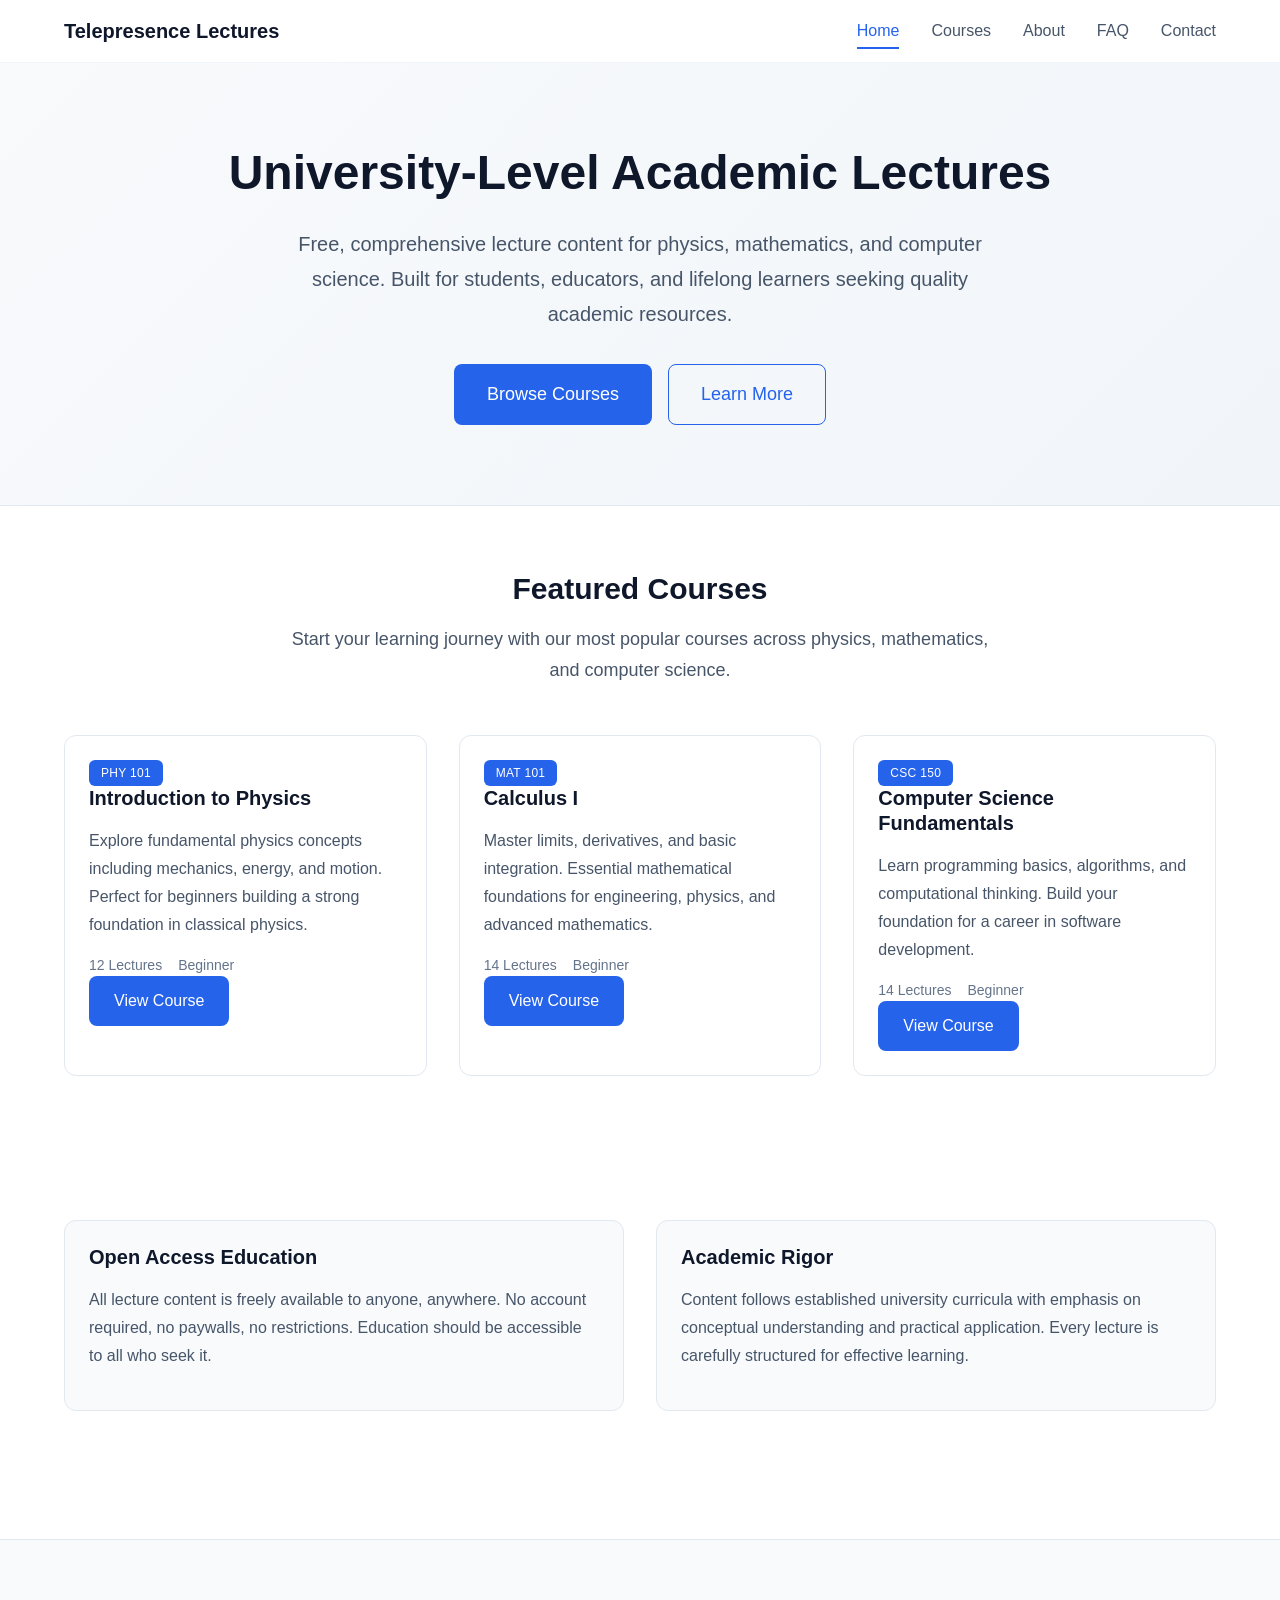
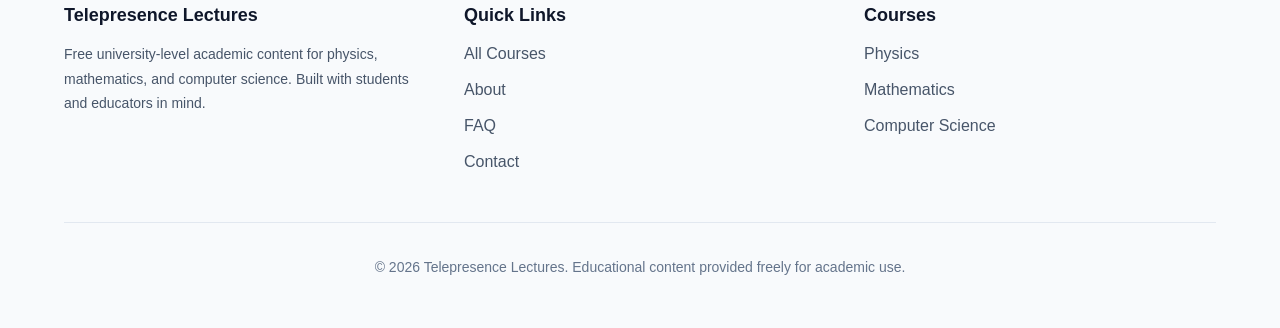
<file: index.html>
<!DOCTYPE html>
<html lang="en">
<head>
  <meta charset="UTF-8">
  <meta name="viewport" content="width=device-width, initial-scale=1.0">
  <meta name="description" content="Free academic lecture content for university-level physics, mathematics, and computer science courses. Quality educational resources accessible to all.">
  <title>Telepresence Lectures - University-Level Academic Content</title>
  
  <!-- CSS -->
  <link rel="stylesheet" href="/src/css/base.css">
  <link rel="stylesheet" href="/src/css/layout.css">
  <link rel="stylesheet" href="/src/css/components.css">
  <link rel="stylesheet" href="/src/css/animations.css">
  <link rel="stylesheet" href="/src/css/pages.css">
</head>
<body>
  <a href="#main-content" class="skip-link">Skip to main content</a>
  
  <header class="site-header">
    <div class="header__inner">
      <a href="/" class="header__logo">Telepresence Lectures</a>
      
      <nav class="site-nav" aria-label="Main navigation">
        <button class="nav__toggle" aria-expanded="false" aria-label="Toggle navigation menu">
          <span class="nav__toggle-bar"></span>
          <span class="nav__toggle-bar"></span>
          <span class="nav__toggle-bar"></span>
        </button>
        
        <ul class="nav__list">
          <li class="nav__item"><a href="/" class="nav__link">Home</a></li>
          <li class="nav__item"><a href="/pages/courses.html" class="nav__link">Courses</a></li>
          <li class="nav__item"><a href="/pages/about.html" class="nav__link">About</a></li>
          <li class="nav__item"><a href="/pages/faq.html" class="nav__link">FAQ</a></li>
          <li class="nav__item"><a href="/pages/contact.html" class="nav__link">Contact</a></li>
        </ul>
      </nav>
    </div>
  </header>
  
  <main id="main-content">
    <section class="hero home-hero">
      <div class="container">
        <h1 class="hero__title">University-Level Academic Lectures</h1>
        <p class="hero__description">
          Free, comprehensive lecture content for physics, mathematics, and computer science. 
          Built for students, educators, and lifelong learners seeking quality academic resources.
        </p>
        <div class="hero__actions">
          <a href="/pages/courses.html" class="btn btn--primary btn--lg">Browse Courses</a>
          <a href="/pages/about.html" class="btn btn--secondary btn--lg">Learn More</a>
        </div>
      </div>
    </section>
    
    <section class="featured-courses">
      <div class="container">
        <div class="section__header">
          <h2 class="section__title">Featured Courses</h2>
          <p class="section__description">
            Start your learning journey with our most popular courses across physics, mathematics, and computer science.
          </p>
        </div>
        
        <div class="featured-courses__grid">
          <article class="card animate-on-scroll">
            <div class="card__header">
              <span class="badge badge--primary">PHY 101</span>
              <h3 class="card__title">Introduction to Physics</h3>
            </div>
            <p class="card__description">
              Explore fundamental physics concepts including mechanics, energy, and motion. 
              Perfect for beginners building a strong foundation in classical physics.
            </p>
            <div class="card__meta">
              <span class="card__meta-item">12 Lectures</span>
              <span class="card__meta-item">Beginner</span>
            </div>
            <a href="/pages/phy101.html" class="btn btn--primary">View Course</a>
          </article>
          
          <article class="card animate-on-scroll">
            <div class="card__header">
              <span class="badge badge--primary">MAT 101</span>
              <h3 class="card__title">Calculus I</h3>
            </div>
            <p class="card__description">
              Master limits, derivatives, and basic integration. Essential mathematical foundations 
              for engineering, physics, and advanced mathematics.
            </p>
            <div class="card__meta">
              <span class="card__meta-item">14 Lectures</span>
              <span class="card__meta-item">Beginner</span>
            </div>
            <a href="/pages/mat101.html" class="btn btn--primary">View Course</a>
          </article>
          
          <article class="card animate-on-scroll">
            <div class="card__header">
              <span class="badge badge--primary">CSC 150</span>
              <h3 class="card__title">Computer Science Fundamentals</h3>
            </div>
            <p class="card__description">
              Learn programming basics, algorithms, and computational thinking. 
              Build your foundation for a career in software development.
            </p>
            <div class="card__meta">
              <span class="card__meta-item">14 Lectures</span>
              <span class="card__meta-item">Beginner</span>
            </div>
            <a href="/pages/csc150.html" class="btn btn--primary">View Course</a>
          </article>
        </div>
      </div>
    </section>
    
    <section class="section">
      <div class="container">
        <div class="info-grid">
          <div class="info-card animate-on-scroll">
            <h3 class="info-card__title">Open Access Education</h3>
            <p class="info-card__text">
              All lecture content is freely available to anyone, anywhere. No account required, 
              no paywalls, no restrictions. Education should be accessible to all who seek it.
            </p>
          </div>
          
          <div class="info-card animate-on-scroll">
            <h3 class="info-card__title">Academic Rigor</h3>
            <p class="info-card__text">
              Content follows established university curricula with emphasis on conceptual understanding 
              and practical application. Every lecture is carefully structured for effective learning.
            </p>
          </div>
        </div>
      </div>
    </section>
  </main>
  
  <footer class="site-footer">
    <div class="container">
      <div class="footer__grid">
        <div class="footer__section">
          <h3 class="footer__section-title">Telepresence Lectures</h3>
          <p class="footer__text">
            Free university-level academic content for physics, mathematics, and computer science. 
            Built with students and educators in mind.
          </p>
        </div>
        
        <div class="footer__section">
          <h3 class="footer__section-title">Quick Links</h3>
          <ul class="footer__list">
            <li><a href="/pages/courses.html" class="footer__link">All Courses</a></li>
            <li><a href="/pages/about.html" class="footer__link">About</a></li>
            <li><a href="/pages/faq.html" class="footer__link">FAQ</a></li>
            <li><a href="/pages/contact.html" class="footer__link">Contact</a></li>
          </ul>
        </div>
        
        <div class="footer__section">
          <h3 class="footer__section-title">Courses</h3>
          <ul class="footer__list">
            <li><a href="/pages/phy101.html" class="footer__link">Physics</a></li>
            <li><a href="/pages/mat101.html" class="footer__link">Mathematics</a></li>
            <li><a href="/pages/csc150.html" class="footer__link">Computer Science</a></li>
          </ul>
        </div>
      </div>
      
      <div class="footer__bottom">
        <p>&copy; 2026 Telepresence Lectures. Educational content provided freely for academic use.</p>
      </div>
    </div>
  </footer>
  
  <script type="module" src="/src/js/main.js"></script>
</body>
</html>
</file>
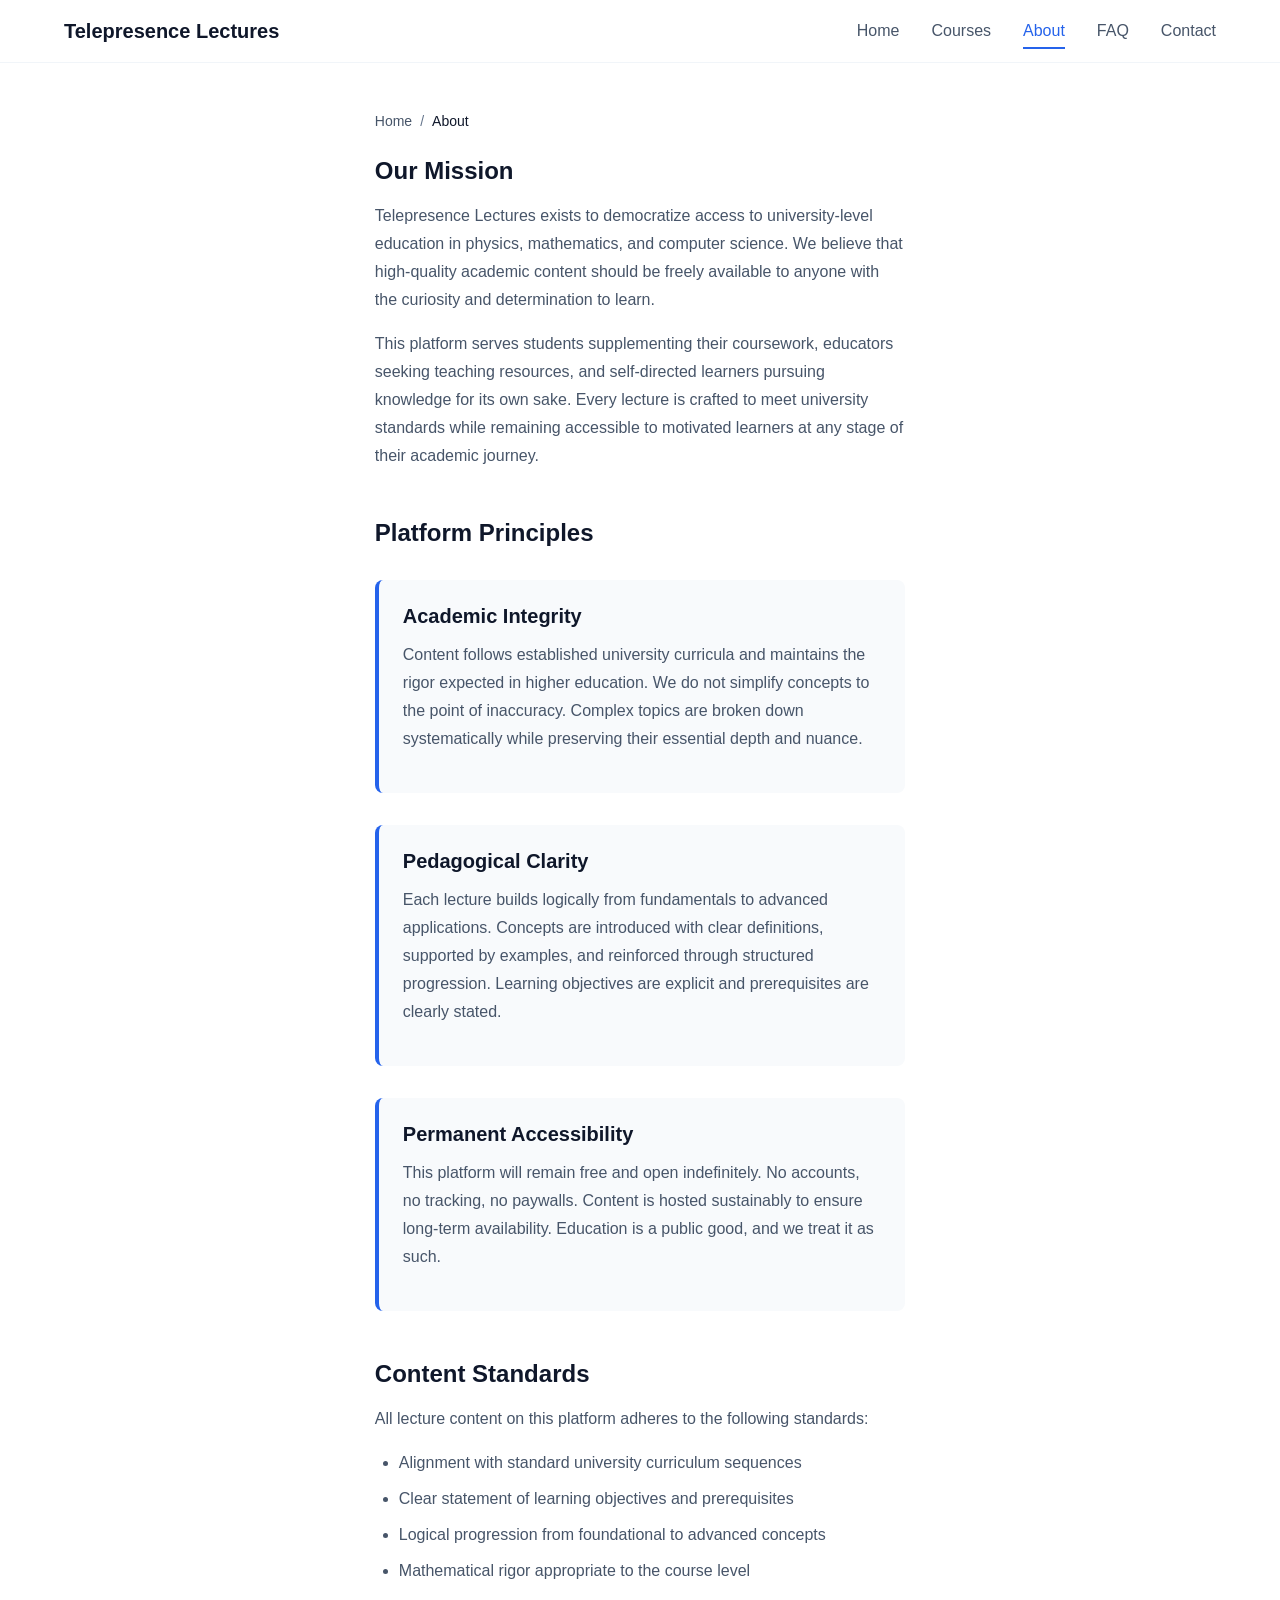
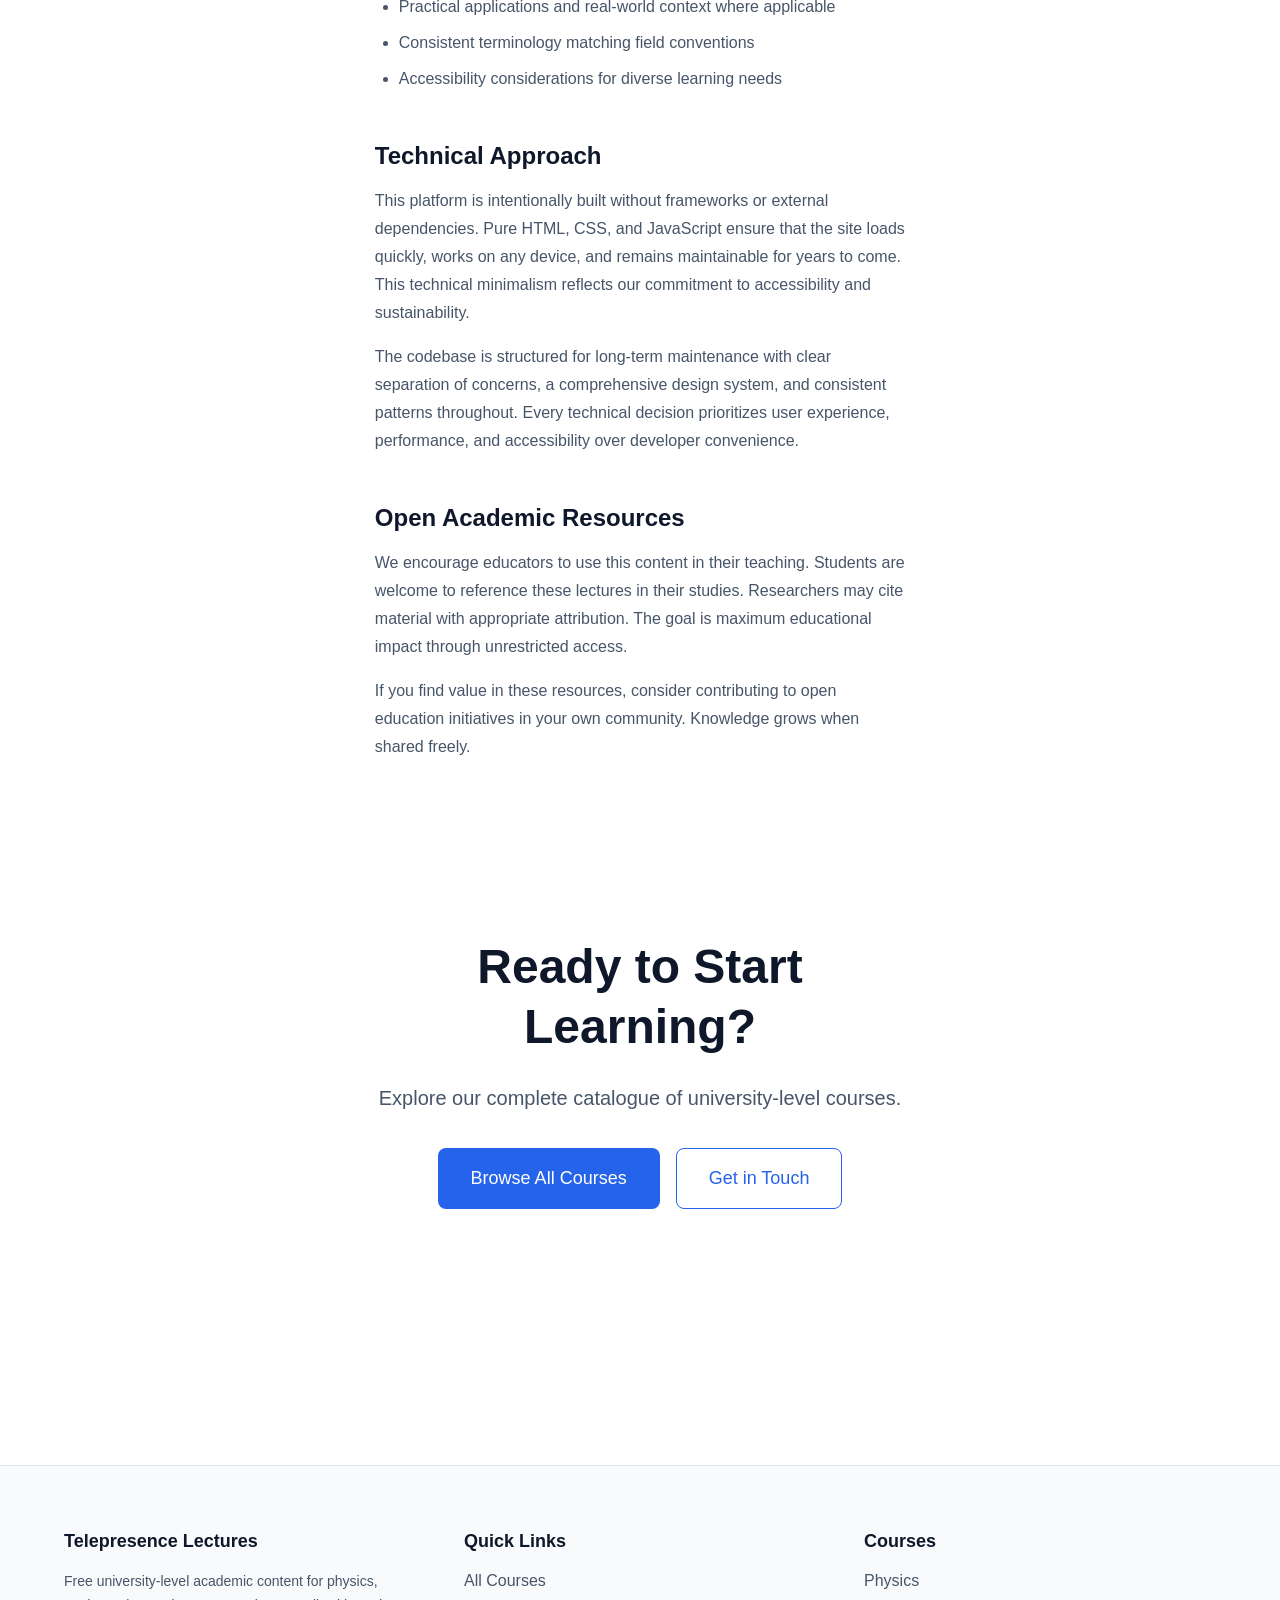
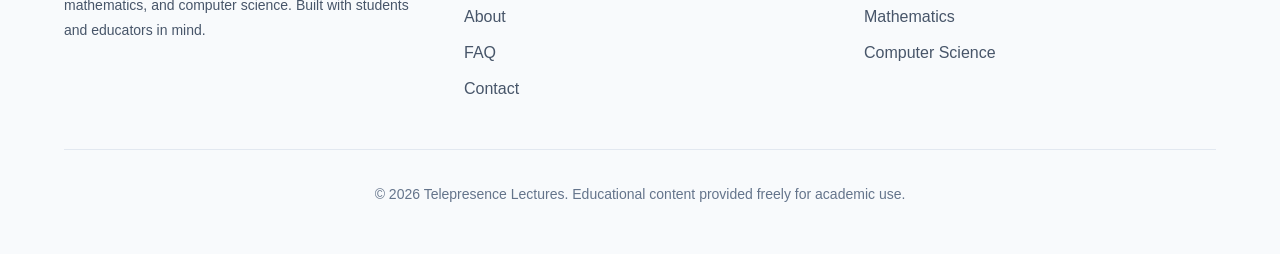
<file: pages/about.html>
<!DOCTYPE html>
<html lang="en">
<head>
  <meta charset="UTF-8">
  <meta name="viewport" content="width=device-width, initial-scale=1.0">
  <meta name="description" content="Learn about our mission to provide free, high-quality university-level lecture content for physics, mathematics, and computer science.">
  <title>About - Telepresence Lectures</title>
  
  <!-- CSS -->
  <link rel="stylesheet" href="/src/css/base.css">
  <link rel="stylesheet" href="/src/css/layout.css">
  <link rel="stylesheet" href="/src/css/components.css">
  <link rel="stylesheet" href="/src/css/animations.css">
  <link rel="stylesheet" href="/src/css/pages.css">
</head>
<body>
  <a href="#main-content" class="skip-link">Skip to main content</a>
  
  <header class="site-header">
    <div class="header__inner">
      <a href="/" class="header__logo">Telepresence Lectures</a>
      
      <nav class="site-nav" aria-label="Main navigation">
        <button class="nav__toggle" aria-expanded="false" aria-label="Toggle navigation menu">
          <span class="nav__toggle-bar"></span>
          <span class="nav__toggle-bar"></span>
          <span class="nav__toggle-bar"></span>
        </button>
        
        <ul class="nav__list">
          <li class="nav__item"><a href="/" class="nav__link">Home</a></li>
          <li class="nav__item"><a href="/pages/courses.html" class="nav__link">Courses</a></li>
          <li class="nav__item"><a href="/pages/about.html" class="nav__link">About</a></li>
          <li class="nav__item"><a href="/pages/faq.html" class="nav__link">FAQ</a></li>
          <li class="nav__item"><a href="/pages/contact.html" class="nav__link">Contact</a></li>
        </ul>
      </nav>
    </div>
  </header>
  
  <main id="main-content" class="main-content">
    <div class="container container--narrow">
      <nav class="breadcrumbs" aria-label="Breadcrumb">
        <span class="breadcrumbs__item"><a href="/" class="breadcrumbs__link">Home</a></span>
        <span class="breadcrumbs__separator">/</span>
        <span class="breadcrumbs__item">About</span>
      </nav>
      
      <article class="about-section animate-on-scroll">
        <h1 class="about-section__title">Our Mission</h1>
        <p class="about-section__text">
          Telepresence Lectures exists to democratize access to university-level education in physics, 
          mathematics, and computer science. We believe that high-quality academic content should be 
          freely available to anyone with the curiosity and determination to learn.
        </p>
        <p class="about-section__text">
          This platform serves students supplementing their coursework, educators seeking teaching 
          resources, and self-directed learners pursuing knowledge for its own sake. Every lecture 
          is crafted to meet university standards while remaining accessible to motivated learners 
          at any stage of their academic journey.
        </p>
      </article>
      
      <section class="about-section animate-on-scroll">
        <h2 class="about-section__title">Platform Principles</h2>
        <div class="about-principles">
          <div class="principle">
            <h3 class="principle__title">Academic Integrity</h3>
            <p class="principle__description">
              Content follows established university curricula and maintains the rigor expected in 
              higher education. We do not simplify concepts to the point of inaccuracy. Complex 
              topics are broken down systematically while preserving their essential depth and nuance.
            </p>
          </div>
          
          <div class="principle">
            <h3 class="principle__title">Pedagogical Clarity</h3>
            <p class="principle__description">
              Each lecture builds logically from fundamentals to advanced applications. Concepts are 
              introduced with clear definitions, supported by examples, and reinforced through 
              structured progression. Learning objectives are explicit and prerequisites are clearly stated.
            </p>
          </div>
          
          <div class="principle">
            <h3 class="principle__title">Permanent Accessibility</h3>
            <p class="principle__description">
              This platform will remain free and open indefinitely. No accounts, no tracking, no 
              paywalls. Content is hosted sustainably to ensure long-term availability. Education 
              is a public good, and we treat it as such.
            </p>
          </div>
        </div>
      </section>
      
      <section class="about-section animate-on-scroll">
        <h2 class="about-section__title">Content Standards</h2>
        <p class="about-section__text">
          All lecture content on this platform adheres to the following standards:
        </p>
        <ul class="course-list">
          <li>Alignment with standard university curriculum sequences</li>
          <li>Clear statement of learning objectives and prerequisites</li>
          <li>Logical progression from foundational to advanced concepts</li>
          <li>Mathematical rigor appropriate to the course level</li>
          <li>Practical applications and real-world context where applicable</li>
          <li>Consistent terminology matching field conventions</li>
          <li>Accessibility considerations for diverse learning needs</li>
        </ul>
      </section>
      
      <section class="about-section animate-on-scroll">
        <h2 class="about-section__title">Technical Approach</h2>
        <p class="about-section__text">
          This platform is intentionally built without frameworks or external dependencies. 
          Pure HTML, CSS, and JavaScript ensure that the site loads quickly, works on any device, 
          and remains maintainable for years to come. This technical minimalism reflects our 
          commitment to accessibility and sustainability.
        </p>
        <p class="about-section__text">
          The codebase is structured for long-term maintenance with clear separation of concerns, 
          a comprehensive design system, and consistent patterns throughout. Every technical decision 
          prioritizes user experience, performance, and accessibility over developer convenience.
        </p>
      </section>
      
      <section class="about-section animate-on-scroll">
        <h2 class="about-section__title">Open Academic Resources</h2>
        <p class="about-section__text">
          We encourage educators to use this content in their teaching. Students are welcome to 
          reference these lectures in their studies. Researchers may cite material with appropriate 
          attribution. The goal is maximum educational impact through unrestricted access.
        </p>
        <p class="about-section__text">
          If you find value in these resources, consider contributing to open education initiatives 
          in your own community. Knowledge grows when shared freely.
        </p>
      </section>
      
      <section class="section">
        <div class="hero">
          <h2 class="hero__title">Ready to Start Learning?</h2>
          <p class="hero__description">
            Explore our complete catalogue of university-level courses.
          </p>
          <div class="hero__actions">
            <a href="/pages/courses.html" class="btn btn--primary btn--lg">Browse All Courses</a>
            <a href="/pages/contact.html" class="btn btn--secondary btn--lg">Get in Touch</a>
          </div>
        </div>
      </section>
    </div>
  </main>
  
  <footer class="site-footer">
    <div class="container">
      <div class="footer__grid">
        <div class="footer__section">
          <h3 class="footer__section-title">Telepresence Lectures</h3>
          <p class="footer__text">
            Free university-level academic content for physics, mathematics, and computer science. 
            Built with students and educators in mind.
          </p>
        </div>
        
        <div class="footer__section">
          <h3 class="footer__section-title">Quick Links</h3>
          <ul class="footer__list">
            <li><a href="/pages/courses.html" class="footer__link">All Courses</a></li>
            <li><a href="/pages/about.html" class="footer__link">About</a></li>
            <li><a href="/pages/faq.html" class="footer__link">FAQ</a></li>
            <li><a href="/pages/contact.html" class="footer__link">Contact</a></li>
          </ul>
        </div>
        
        <div class="footer__section">
          <h3 class="footer__section-title">Courses</h3>
          <ul class="footer__list">
            <li><a href="/pages/phy101.html" class="footer__link">Physics</a></li>
            <li><a href="/pages/mat101.html" class="footer__link">Mathematics</a></li>
            <li><a href="/pages/csc150.html" class="footer__link">Computer Science</a></li>
          </ul>
        </div>
      </div>
      
      <div class="footer__bottom">
        <p>&copy; 2026 Telepresence Lectures. Educational content provided freely for academic use.</p>
      </div>
    </div>
  </footer>
  
  <script type="module" src="/src/js/main.js"></script>
</body>
</html>
</file>
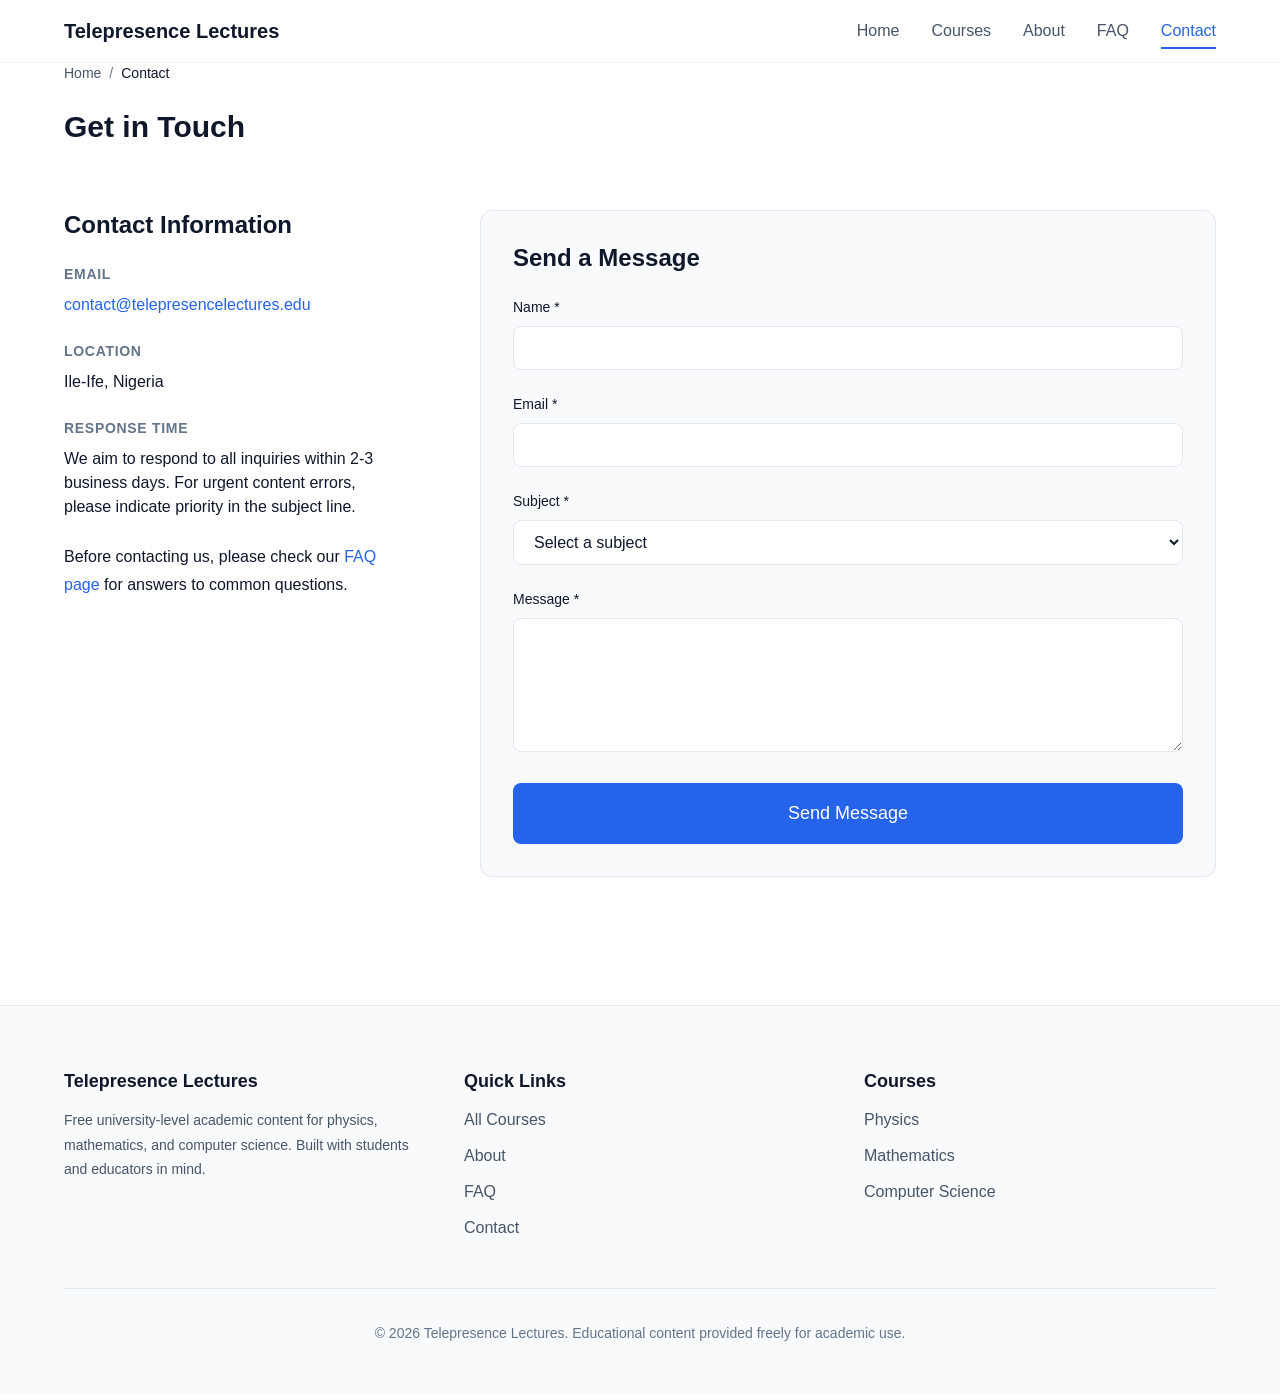
<file: pages/contact.html>
<!DOCTYPE html>
<html lang="en">
<head>
  <meta charset="UTF-8">
  <meta name="viewport" content="width=device-width, initial-scale=1.0">
  <meta name="description" content="Get in touch with Telepresence Lectures. Send us your questions, feedback, or report content errors.">
  <title>Contact - Telepresence Lectures</title>
  
  <!-- CSS -->
  <link rel="stylesheet" href="/src/css/base.css">
  <link rel="stylesheet" href="/src/css/layout.css">
  <link rel="stylesheet" href="/src/css/components.css">
  <link rel="stylesheet" href="/src/css/animations.css">
  <link rel="stylesheet" href="/src/css/pages.css">
</head>
<body>
  <a href="#main-content" class="skip-link">Skip to main content</a>
  
  <header class="site-header">
    <div class="header__inner">
      <a href="/" class="header__logo">Telepresence Lectures</a>
      
      <nav class="site-nav" aria-label="Main navigation">
        <button class="nav__toggle" aria-expanded="false" aria-label="Toggle navigation menu">
          <span class="nav__toggle-bar"></span>
          <span class="nav__toggle-bar"></span>
          <span class="nav__toggle-bar"></span>
        </button>
        
        <ul class="nav__list">
          <li class="nav__item"><a href="/" class="nav__link">Home</a></li>
          <li class="nav__item"><a href="/pages/courses.html" class="nav__link">Courses</a></li>
          <li class="nav__item"><a href="/pages/about.html" class="nav__link">About</a></li>
          <li class="nav__item"><a href="/pages/faq.html" class="nav__link">FAQ</a></li>
          <li class="nav__item"><a href="/pages/contact.html" class="nav__link">Contact</a></li>
        </ul>
      </nav>
    </div>
  </header>
  
  <main id="main-content">
    <div class="container">
      <nav class="breadcrumbs" aria-label="Breadcrumb">
        <span class="breadcrumbs__item"><a href="/" class="breadcrumbs__link">Home</a></span>
        <span class="breadcrumbs__separator">/</span>
        <span class="breadcrumbs__item">Contact</span>
      </nav>
      
      <h1 class="section__title">Get in Touch</h1>
      
      <div class="contact-layout">
        <div class="contact-info">
          <h2 class="contact-info__title">Contact Information</h2>
          
          <div class="contact-info__item">
            <div class="contact-info__label">Email</div>
            <div class="contact-info__value">
              <a href="mailto:contact@telepresencelectures.edu" class="contact-info__link">
                contact@telepresencelectures.edu
              </a>
            </div>
          </div>
          
          <div class="contact-info__item">
            <div class="contact-info__label">Location</div>
            <div class="contact-info__value">Ile-Ife, Nigeria</div>
          </div>
          
          <div class="contact-info__item">
            <div class="contact-info__label">Response Time</div>
            <div class="contact-info__value">
              We aim to respond to all inquiries within 2-3 business days. 
              For urgent content errors, please indicate priority in the subject line.
            </div>
          </div>
          
          <div class="contact-info__item">
            <p class="contact-info__value">
              Before contacting us, please check our 
              <a href="/pages/faq.html" class="contact-info__link">FAQ page</a> 
              for answers to common questions.
            </p>
          </div>
        </div>
        
        <div class="contact-form">
          <h2 class="contact-form__title">Send a Message</h2>
          
          <form action="https://formspree.io/f/YOUR_FORM_ID" method="POST">
            <div class="form-group">
              <label for="name" class="form-label">Name *</label>
              <input 
                type="text" 
                id="name" 
                name="name" 
                class="form-input" 
                required 
                aria-required="true"
              >
            </div>
            
            <div class="form-group">
              <label for="email" class="form-label">Email *</label>
              <input 
                type="email" 
                id="email" 
                name="email" 
                class="form-input" 
                required 
                aria-required="true"
              >
            </div>
            
            <div class="form-group">
              <label for="subject" class="form-label">Subject *</label>
              <select 
                id="subject" 
                name="subject" 
                class="form-select" 
                required 
                aria-required="true"
              >
                <option value="">Select a subject</option>
                <option value="content-error">Report Content Error</option>
                <option value="technical-issue">Technical Issue</option>
                <option value="course-request">Course Request</option>
                <option value="general-question">General Question</option>
                <option value="educator-inquiry">Educator Inquiry</option>
                <option value="other">Other</option>
              </select>
            </div>
            
            <div class="form-group">
              <label for="message" class="form-label">Message *</label>
              <textarea 
                id="message" 
                name="message" 
                class="form-textarea" 
                required 
                aria-required="true"
                rows="6"
              ></textarea>
            </div>
            
            <button type="submit" class="btn btn--primary btn--lg btn--full">
              Send Message
            </button>
          </form>
        </div>
      </div>
    </div>
  </main>
  
  <footer class="site-footer">
    <div class="container">
      <div class="footer__grid">
        <div class="footer__section">
          <h3 class="footer__section-title">Telepresence Lectures</h3>
          <p class="footer__text">
            Free university-level academic content for physics, mathematics, and computer science. 
            Built with students and educators in mind.
          </p>
        </div>
        
        <div class="footer__section">
          <h3 class="footer__section-title">Quick Links</h3>
          <ul class="footer__list">
            <li><a href="/pages/courses.html" class="footer__link">All Courses</a></li>
            <li><a href="/pages/about.html" class="footer__link">About</a></li>
            <li><a href="/pages/faq.html" class="footer__link">FAQ</a></li>
            <li><a href="/pages/contact.html" class="footer__link">Contact</a></li>
          </ul>
        </div>
        
        <div class="footer__section">
          <h3 class="footer__section-title">Courses</h3>
          <ul class="footer__list">
            <li><a href="/pages/phy101.html" class="footer__link">Physics</a></li>
            <li><a href="/pages/mat101.html" class="footer__link">Mathematics</a></li>
            <li><a href="/pages/csc150.html" class="footer__link">Computer Science</a></li>
          </ul>
        </div>
      </div>
      
      <div class="footer__bottom">
        <p>&copy; 2026 Telepresence Lectures. Educational content provided freely for academic use.</p>
      </div>
    </div>
  </footer>
  
  <script type="module" src="/src/js/main.js"></script>
</body>
</html>
</file>
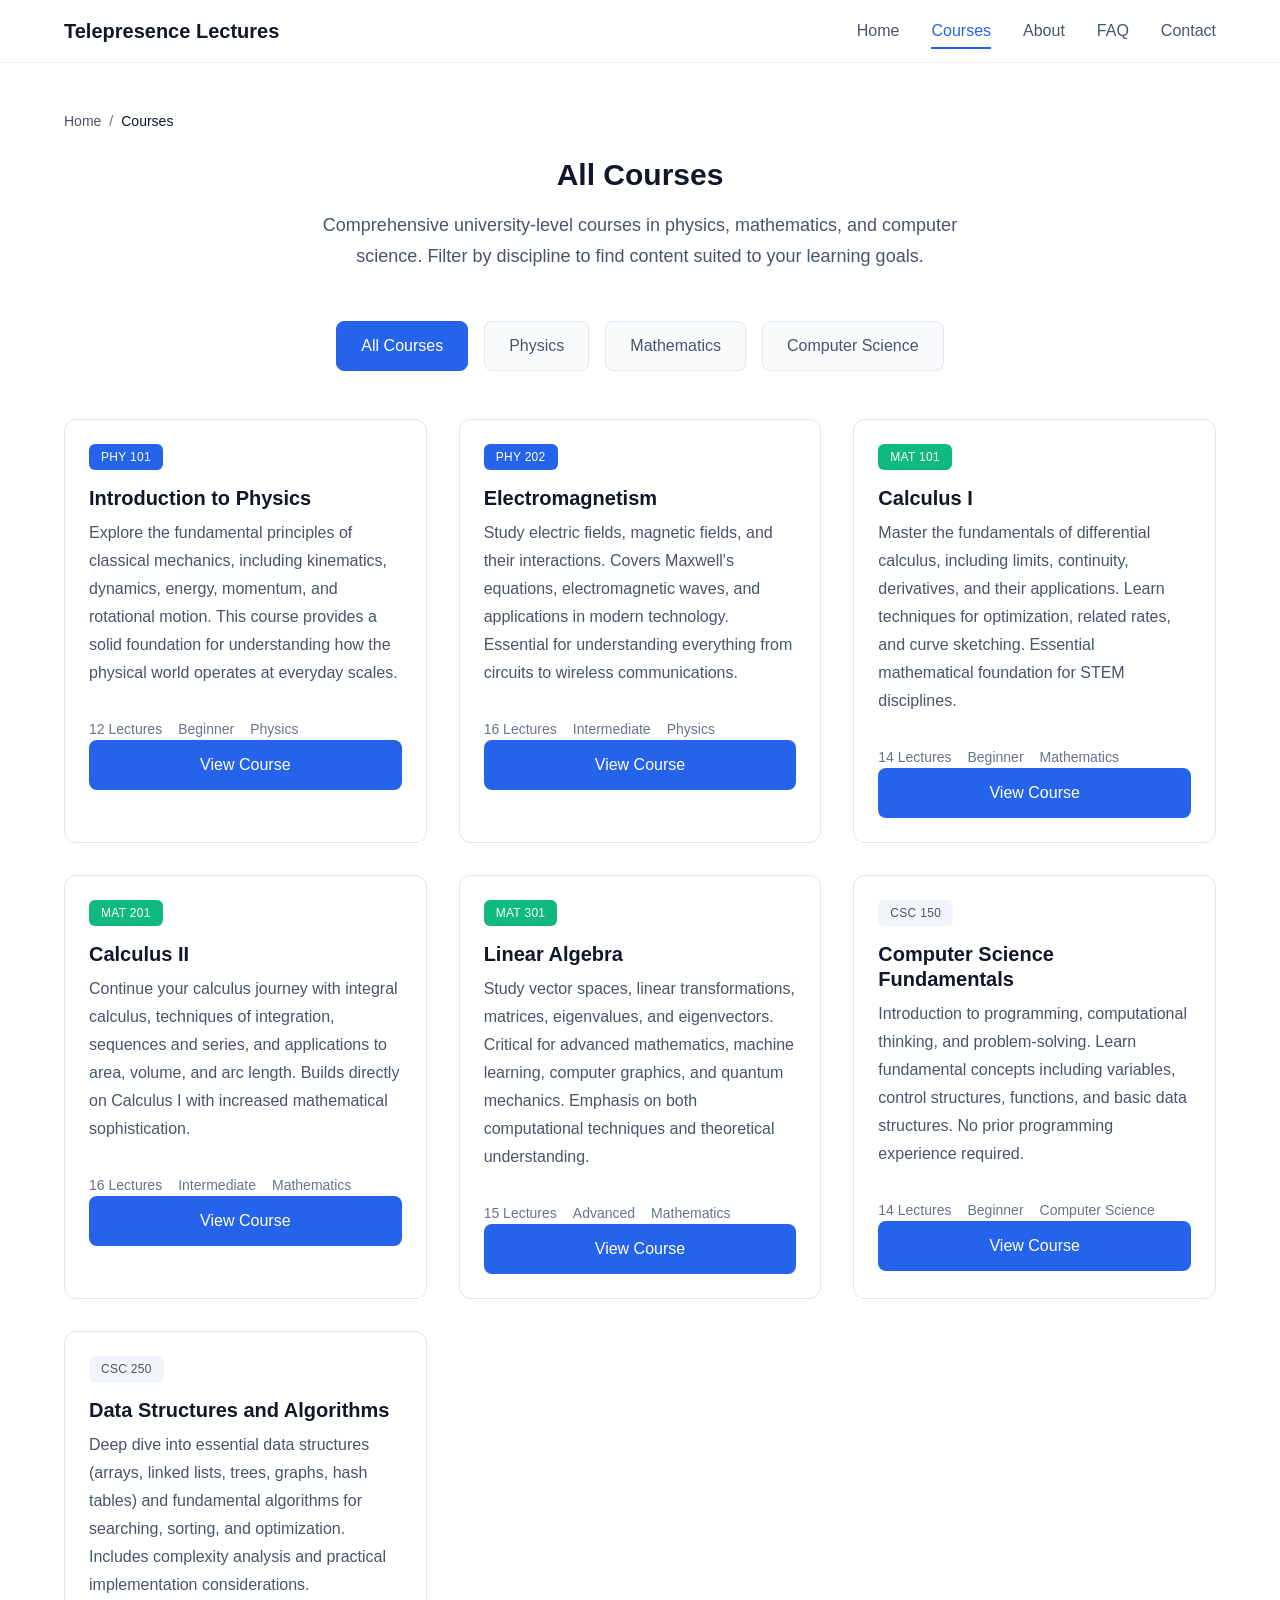
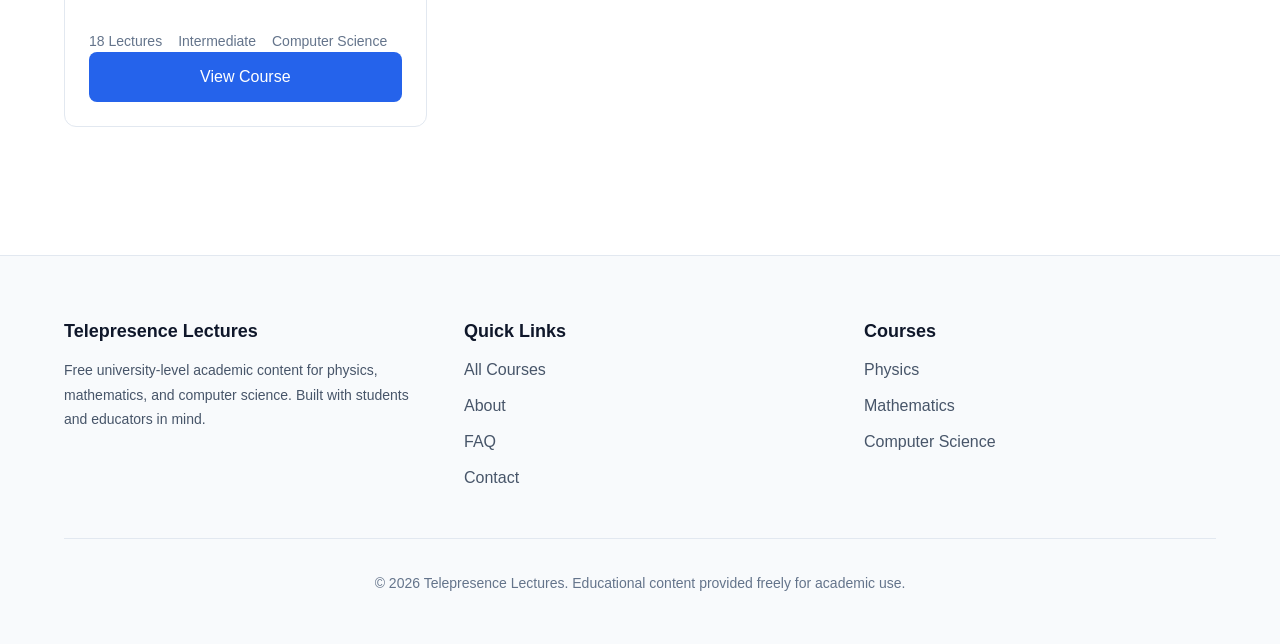
<file: pages/courses.html>
<!DOCTYPE html>
<html lang="en">
<head>
  <meta charset="UTF-8">
  <meta name="viewport" content="width=device-width, initial-scale=1.0">
  <meta name="description" content="Browse our complete catalogue of university-level physics, mathematics, and computer science courses. Free lecture content for all learners.">
  <title>All Courses - Telepresence Lectures</title>
  
  <!-- CSS -->
  <link rel="stylesheet" href="/src/css/base.css">
  <link rel="stylesheet" href="/src/css/layout.css">
  <link rel="stylesheet" href="/src/css/components.css">
  <link rel="stylesheet" href="/src/css/animations.css">
  <link rel="stylesheet" href="/src/css/pages.css">
</head>
<body>
  <a href="#main-content" class="skip-link">Skip to main content</a>
  
  <header class="site-header">
    <div class="header__inner">
      <a href="/" class="header__logo">Telepresence Lectures</a>
      
      <nav class="site-nav" aria-label="Main navigation">
        <button class="nav__toggle" aria-expanded="false" aria-label="Toggle navigation menu">
          <span class="nav__toggle-bar"></span>
          <span class="nav__toggle-bar"></span>
          <span class="nav__toggle-bar"></span>
        </button>
        
        <ul class="nav__list">
          <li class="nav__item"><a href="/" class="nav__link">Home</a></li>
          <li class="nav__item"><a href="/pages/courses.html" class="nav__link">Courses</a></li>
          <li class="nav__item"><a href="/pages/about.html" class="nav__link">About</a></li>
          <li class="nav__item"><a href="/pages/faq.html" class="nav__link">FAQ</a></li>
          <li class="nav__item"><a href="/pages/contact.html" class="nav__link">Contact</a></li>
        </ul>
      </nav>
    </div>
  </header>
  
  <main id="main-content" class="main-content">
    <div class="container">
      <nav class="breadcrumbs" aria-label="Breadcrumb">
        <span class="breadcrumbs__item"><a href="/" class="breadcrumbs__link">Home</a></span>
        <span class="breadcrumbs__separator">/</span>
        <span class="breadcrumbs__item">Courses</span>
      </nav>
      
      <div class="section__header">
        <h1 class="section__title">All Courses</h1>
        <p class="section__description">
          Comprehensive university-level courses in physics, mathematics, and computer science. 
          Filter by discipline to find content suited to your learning goals.
        </p>
      </div>
      
      <div class="courses-filters">
        <button class="filter-btn is-active" data-filter="all">All Courses</button>
        <button class="filter-btn" data-filter="physics">Physics</button>
        <button class="filter-btn" data-filter="mathematics">Mathematics</button>
        <button class="filter-btn" data-filter="computer-science">Computer Science</button>
      </div>
      
      <div class="courses-list">
        <article class="card lecture-card" data-category="physics">
          <div class="lecture-card__header">
            <span class="badge badge--primary">PHY 101</span>
          </div>
          <h3 class="card__title">Introduction to Physics</h3>
          <p class="card__description">
            Explore the fundamental principles of classical mechanics, including kinematics, dynamics, 
            energy, momentum, and rotational motion. This course provides a solid foundation for 
            understanding how the physical world operates at everyday scales.
          </p>
          <div class="card__meta">
            <span class="card__meta-item">12 Lectures</span>
            <span class="card__meta-item">Beginner</span>
            <span class="card__meta-item">Physics</span>
          </div>
          <a href="/pages/phy101.html" class="btn btn--primary">View Course</a>
        </article>
        
        <article class="card lecture-card" data-category="physics">
          <div class="lecture-card__header">
            <span class="badge badge--primary">PHY 202</span>
          </div>
          <h3 class="card__title">Electromagnetism</h3>
          <p class="card__description">
            Study electric fields, magnetic fields, and their interactions. Covers Maxwell's equations, 
            electromagnetic waves, and applications in modern technology. Essential for understanding 
            everything from circuits to wireless communications.
          </p>
          <div class="card__meta">
            <span class="card__meta-item">16 Lectures</span>
            <span class="card__meta-item">Intermediate</span>
            <span class="card__meta-item">Physics</span>
          </div>
          <a href="/pages/phy202.html" class="btn btn--primary">View Course</a>
        </article>
        
        <article class="card lecture-card" data-category="mathematics">
          <div class="lecture-card__header">
            <span class="badge badge--success">MAT 101</span>
          </div>
          <h3 class="card__title">Calculus I</h3>
          <p class="card__description">
            Master the fundamentals of differential calculus, including limits, continuity, derivatives, 
            and their applications. Learn techniques for optimization, related rates, and curve sketching. 
            Essential mathematical foundation for STEM disciplines.
          </p>
          <div class="card__meta">
            <span class="card__meta-item">14 Lectures</span>
            <span class="card__meta-item">Beginner</span>
            <span class="card__meta-item">Mathematics</span>
          </div>
          <a href="/pages/mat101.html" class="btn btn--primary">View Course</a>
        </article>
        
        <article class="card lecture-card" data-category="mathematics">
          <div class="lecture-card__header">
            <span class="badge badge--success">MAT 201</span>
          </div>
          <h3 class="card__title">Calculus II</h3>
          <p class="card__description">
            Continue your calculus journey with integral calculus, techniques of integration, 
            sequences and series, and applications to area, volume, and arc length. Builds directly 
            on Calculus I with increased mathematical sophistication.
          </p>
          <div class="card__meta">
            <span class="card__meta-item">16 Lectures</span>
            <span class="card__meta-item">Intermediate</span>
            <span class="card__meta-item">Mathematics</span>
          </div>
          <a href="/pages/mat201.html" class="btn btn--primary">View Course</a>
        </article>
        
        <article class="card lecture-card" data-category="mathematics">
          <div class="lecture-card__header">
            <span class="badge badge--success">MAT 301</span>
          </div>
          <h3 class="card__title">Linear Algebra</h3>
          <p class="card__description">
            Study vector spaces, linear transformations, matrices, eigenvalues, and eigenvectors. 
            Critical for advanced mathematics, machine learning, computer graphics, and quantum mechanics. 
            Emphasis on both computational techniques and theoretical understanding.
          </p>
          <div class="card__meta">
            <span class="card__meta-item">15 Lectures</span>
            <span class="card__meta-item">Advanced</span>
            <span class="card__meta-item">Mathematics</span>
          </div>
          <a href="/pages/mat301.html" class="btn btn--primary">View Course</a>
        </article>
        
        <article class="card lecture-card" data-category="computer-science">
          <div class="lecture-card__header">
            <span class="badge badge--secondary">CSC 150</span>
          </div>
          <h3 class="card__title">Computer Science Fundamentals</h3>
          <p class="card__description">
            Introduction to programming, computational thinking, and problem-solving. Learn fundamental 
            concepts including variables, control structures, functions, and basic data structures. 
            No prior programming experience required.
          </p>
          <div class="card__meta">
            <span class="card__meta-item">14 Lectures</span>
            <span class="card__meta-item">Beginner</span>
            <span class="card__meta-item">Computer Science</span>
          </div>
          <a href="/pages/csc150.html" class="btn btn--primary">View Course</a>
        </article>
        
        <article class="card lecture-card" data-category="computer-science">
          <div class="lecture-card__header">
            <span class="badge badge--secondary">CSC 250</span>
          </div>
          <h3 class="card__title">Data Structures and Algorithms</h3>
          <p class="card__description">
            Deep dive into essential data structures (arrays, linked lists, trees, graphs, hash tables) 
            and fundamental algorithms for searching, sorting, and optimization. Includes complexity 
            analysis and practical implementation considerations.
          </p>
          <div class="card__meta">
            <span class="card__meta-item">18 Lectures</span>
            <span class="card__meta-item">Intermediate</span>
            <span class="card__meta-item">Computer Science</span>
          </div>
          <a href="/pages/csc250.html" class="btn btn--primary">View Course</a>
        </article>
      </div>
    </div>
  </main>
  
  <footer class="site-footer">
    <div class="container">
      <div class="footer__grid">
        <div class="footer__section">
          <h3 class="footer__section-title">Telepresence Lectures</h3>
          <p class="footer__text">
            Free university-level academic content for physics, mathematics, and computer science. 
            Built with students and educators in mind.
          </p>
        </div>
        
        <div class="footer__section">
          <h3 class="footer__section-title">Quick Links</h3>
          <ul class="footer__list">
            <li><a href="/pages/courses.html" class="footer__link">All Courses</a></li>
            <li><a href="/pages/about.html" class="footer__link">About</a></li>
            <li><a href="/pages/faq.html" class="footer__link">FAQ</a></li>
            <li><a href="/pages/contact.html" class="footer__link">Contact</a></li>
          </ul>
        </div>
        
        <div class="footer__section">
          <h3 class="footer__section-title">Courses</h3>
          <ul class="footer__list">
            <li><a href="/pages/phy101.html" class="footer__link">Physics</a></li>
            <li><a href="/pages/mat101.html" class="footer__link">Mathematics</a></li>
            <li><a href="/pages/csc150.html" class="footer__link">Computer Science</a></li>
          </ul>
        </div>
      </div>
      
      <div class="footer__bottom">
        <p>&copy; 2026 Telepresence Lectures. Educational content provided freely for academic use.</p>
      </div>
    </div>
  </footer>
  
  <script type="module" src="/src/js/main.js"></script>
  <script type="module">
    import { initFilters } from '/src/js/filters.js';
    initFilters();
  </script>
</body>
</html>
</file>
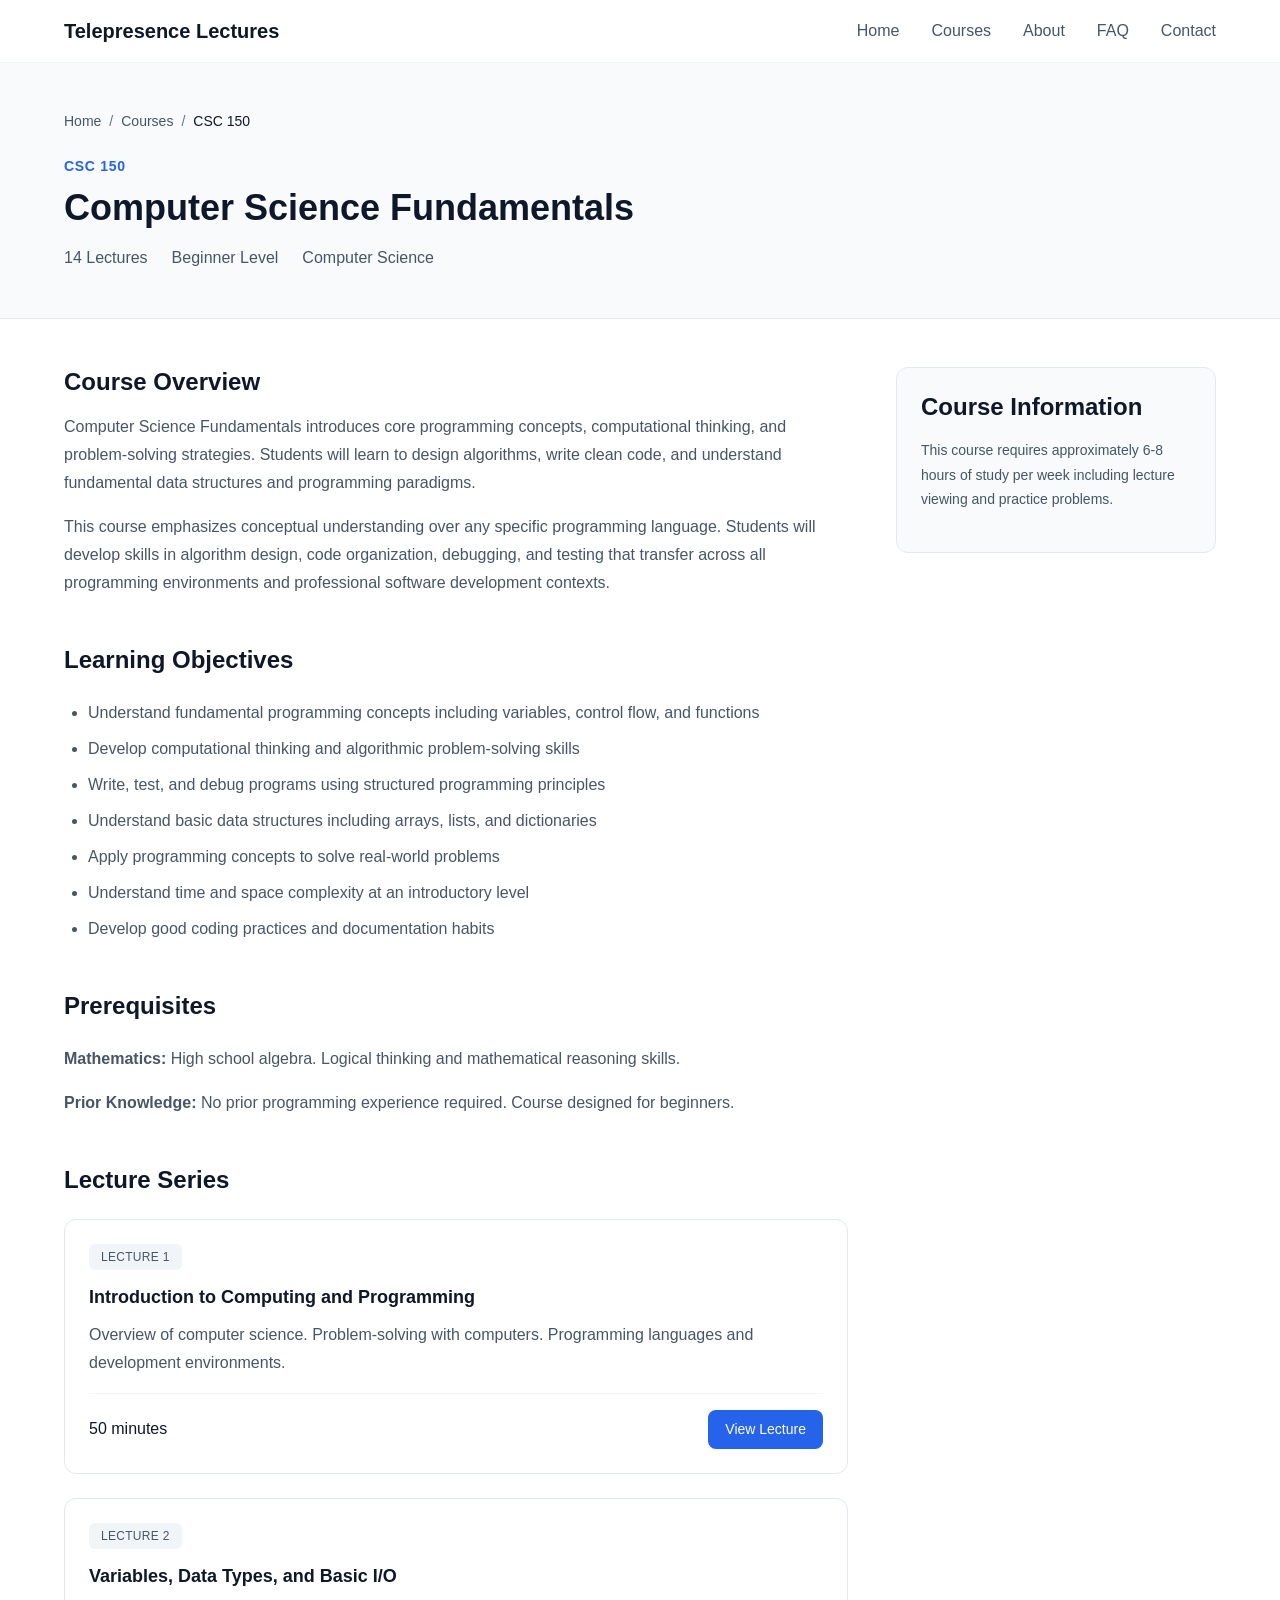
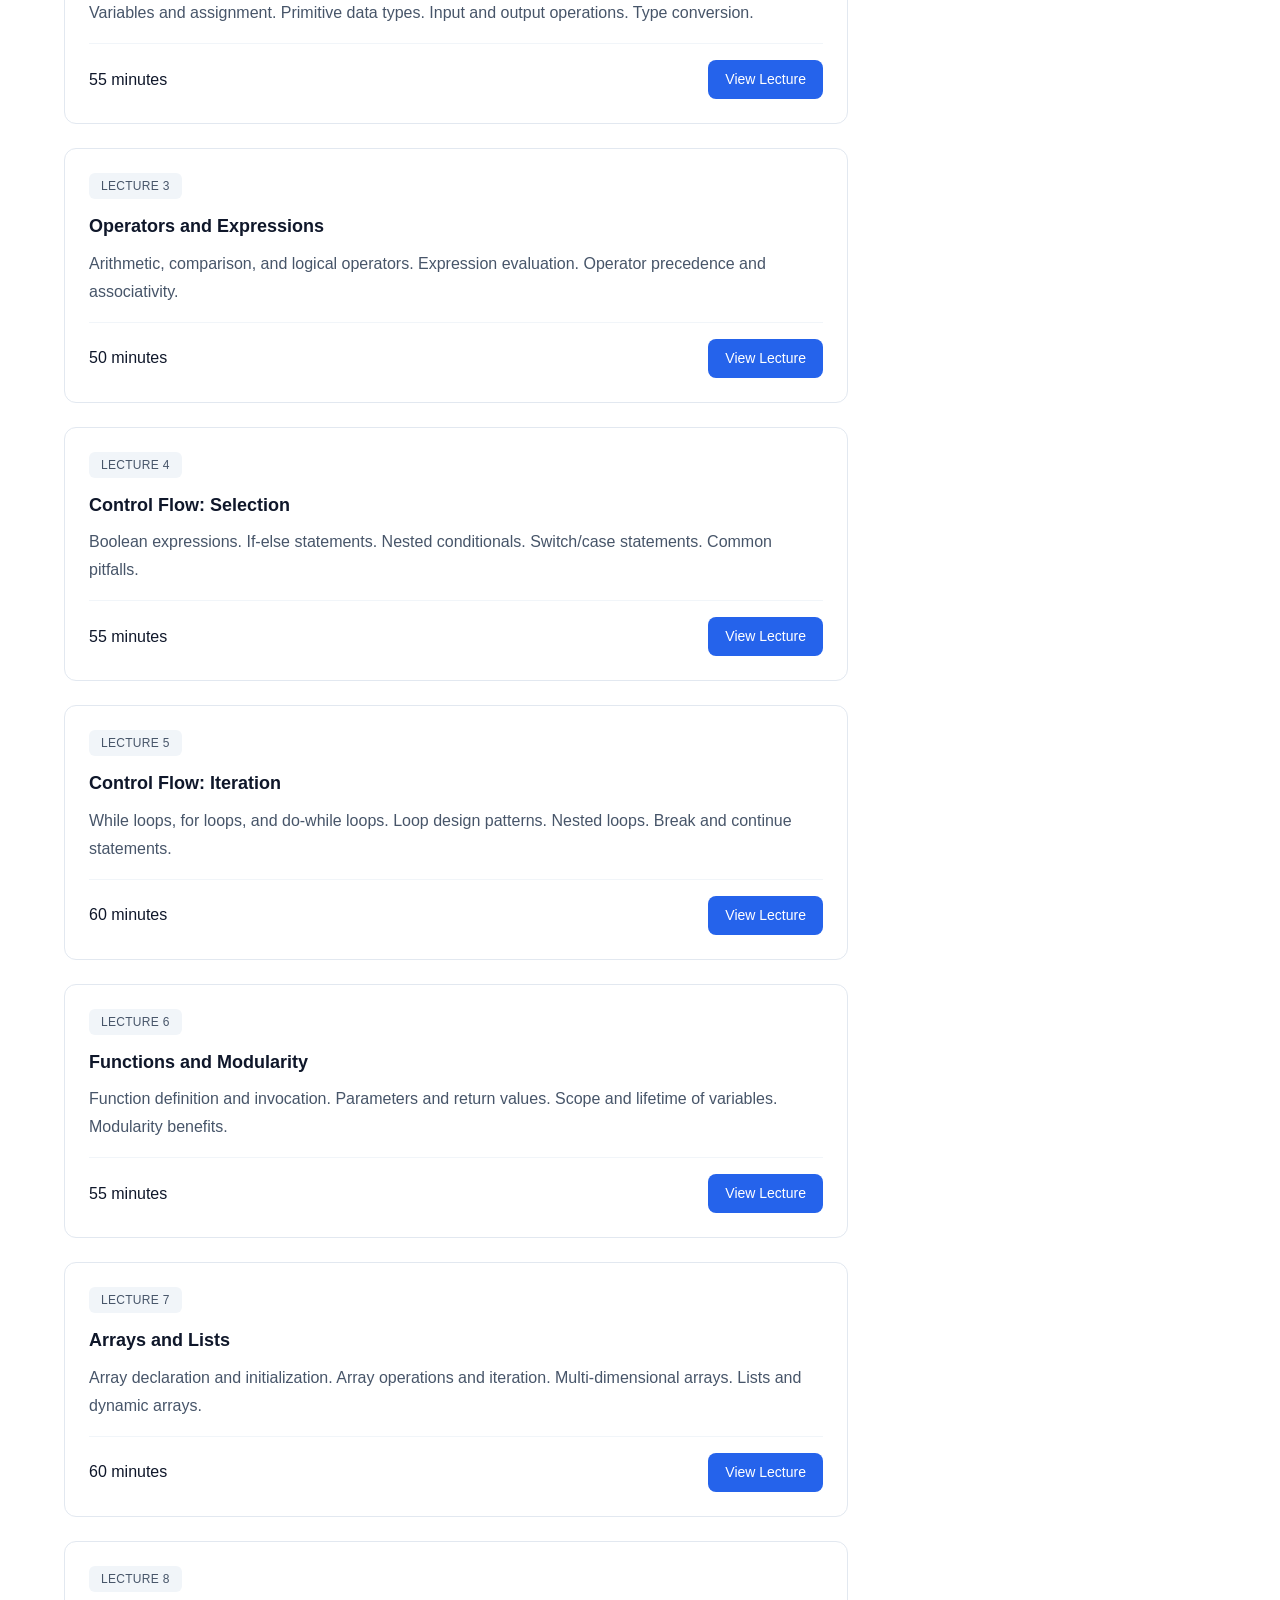
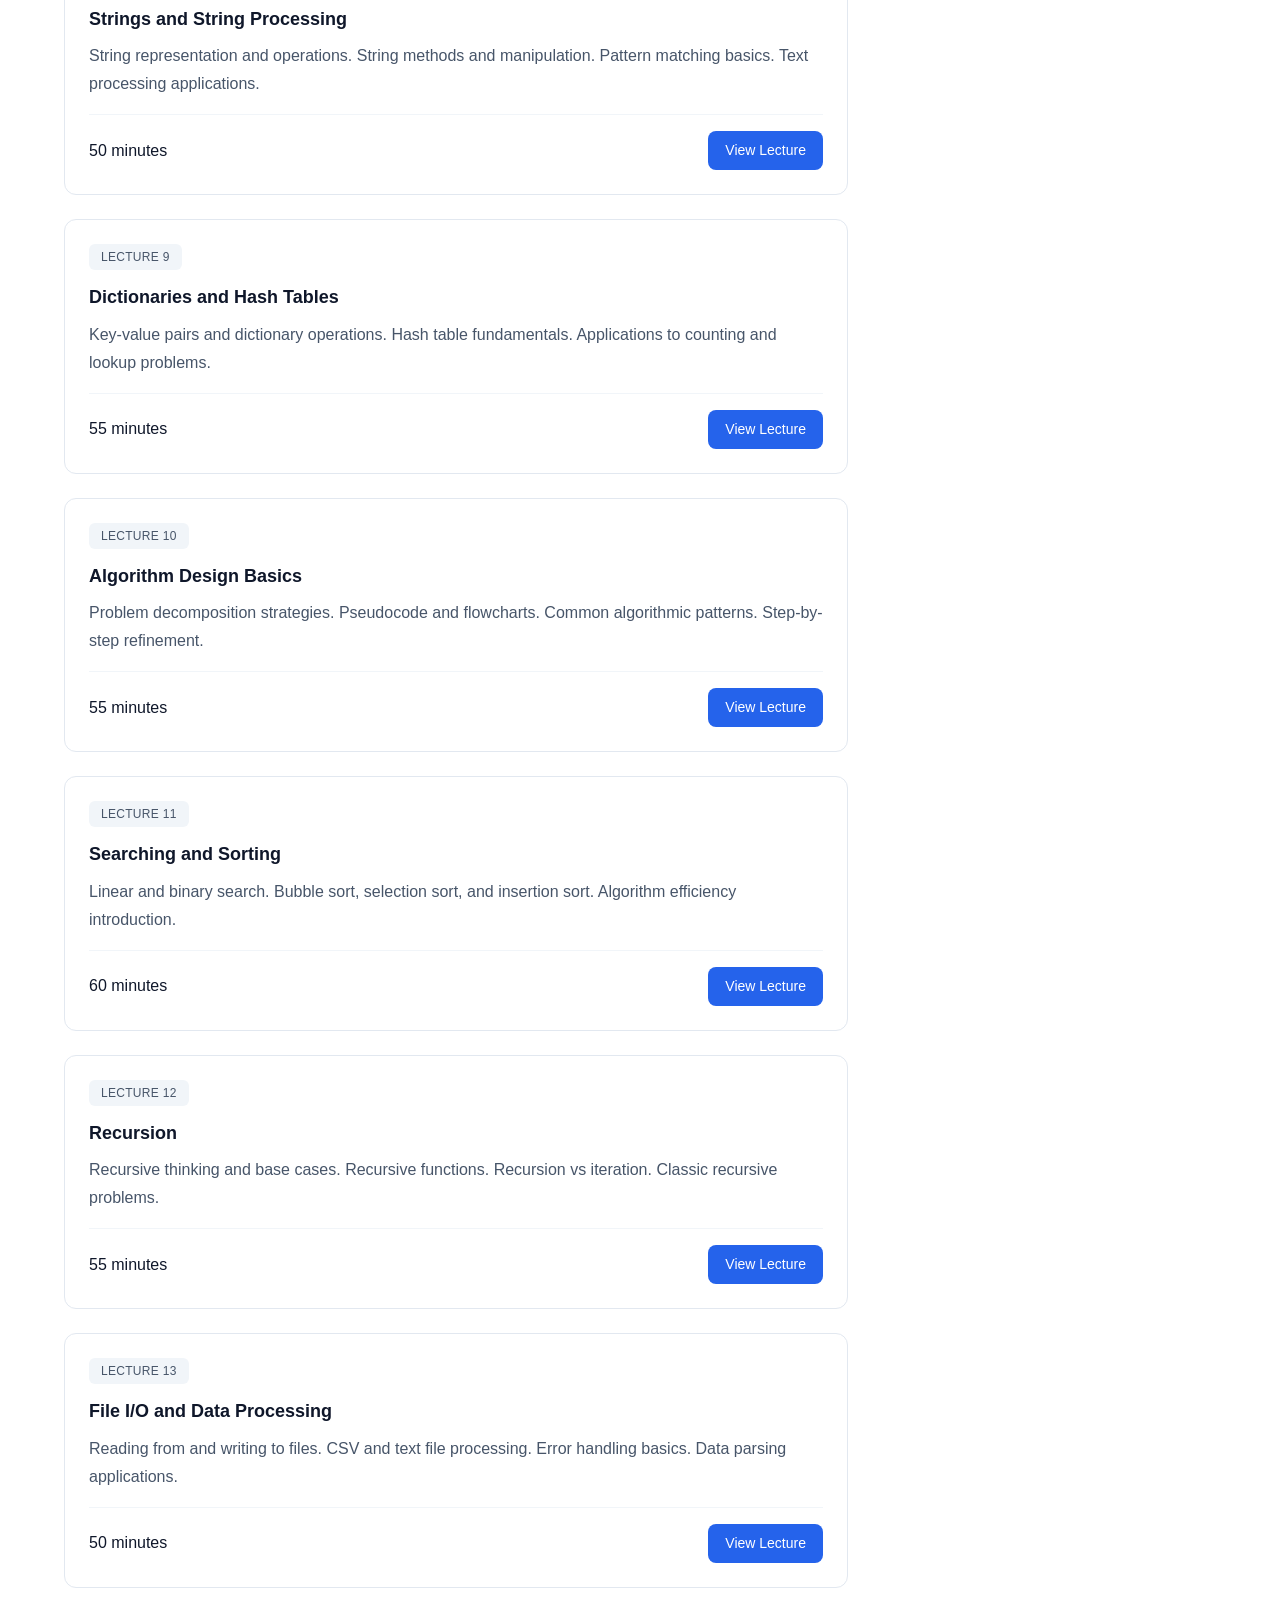
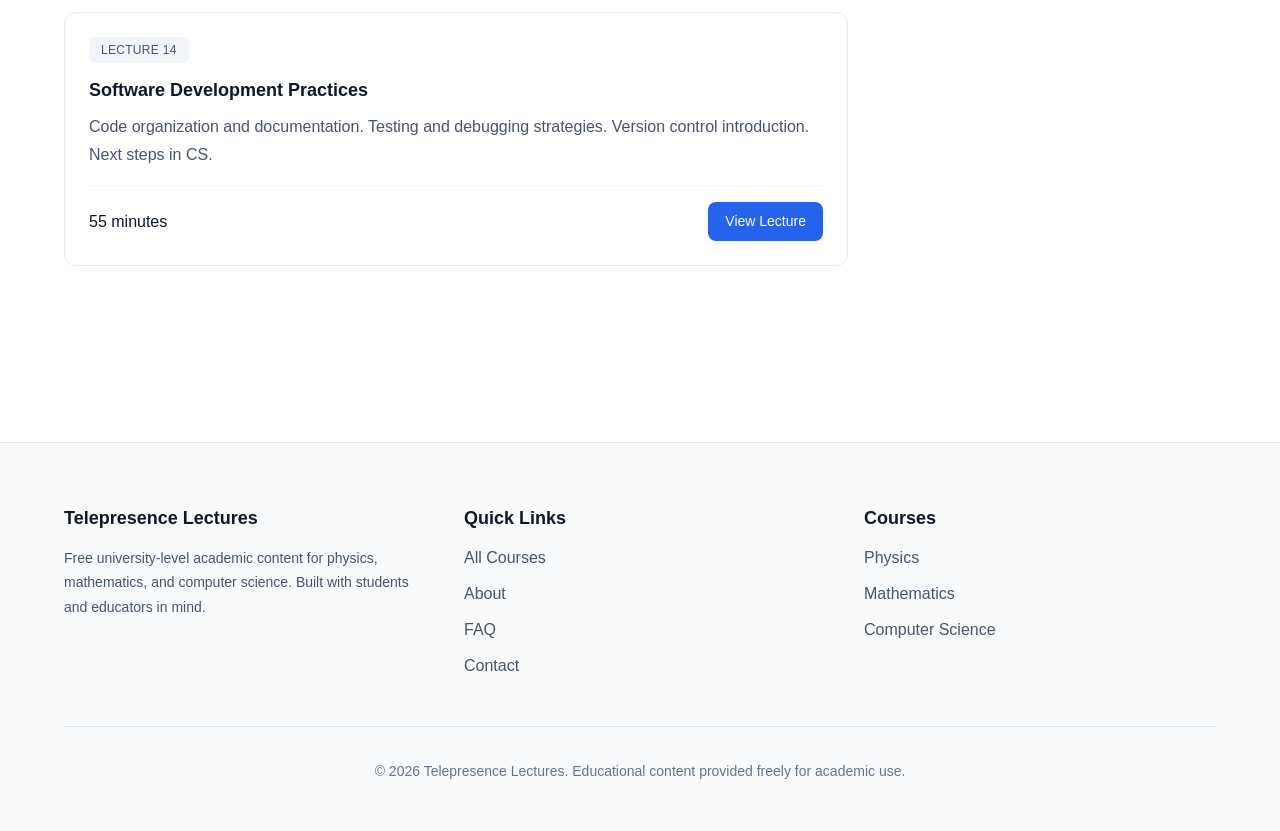
<file: pages/csc150.html>
<!DOCTYPE html>
<html lang="en">
<head>
  <meta charset="UTF-8">
  <meta name="viewport" content="width=device-width, initial-scale=1.0">
  <meta name="description" content="CSC 150: Computer Science Fundamentals. Comprehensive lectures on computer science fundamentals">
  <title>CSC 150: Computer Science Fundamentals - Telepresence Lectures</title>
  <link rel="stylesheet" href="/src/css/base.css">
  <link rel="stylesheet" href="/src/css/layout.css">
  <link rel="stylesheet" href="/src/css/components.css">
  <link rel="stylesheet" href="/src/css/animations.css">
  <link rel="stylesheet" href="/src/css/pages.css">
</head>
<body>
  <a href="#main-content" class="skip-link">Skip to main content</a>
  <header class="site-header">
    <div class="header__inner">
      <a href="/" class="header__logo">Telepresence Lectures</a>
      <nav class="site-nav" aria-label="Main navigation">
        <button class="nav__toggle" aria-expanded="false" aria-label="Toggle navigation menu">
          <span class="nav__toggle-bar"></span>
          <span class="nav__toggle-bar"></span>
          <span class="nav__toggle-bar"></span>
        </button>
        <ul class="nav__list">
          <li class="nav__item"><a href="/" class="nav__link">Home</a></li>
          <li class="nav__item"><a href="/pages/courses.html" class="nav__link">Courses</a></li>
          <li class="nav__item"><a href="/pages/about.html" class="nav__link">About</a></li>
          <li class="nav__item"><a href="/pages/faq.html" class="nav__link">FAQ</a></li>
          <li class="nav__item"><a href="/pages/contact.html" class="nav__link">Contact</a></li>
        </ul>
      </nav>
    </div>
  </header>
  <main id="main-content">
    <section class="course-header">
      <div class="container">
        <nav class="breadcrumbs" aria-label="Breadcrumb">
          <span class="breadcrumbs__item"><a href="/" class="breadcrumbs__link">Home</a></span>
          <span class="breadcrumbs__separator">/</span>
          <span class="breadcrumbs__item"><a href="/pages/courses.html" class="breadcrumbs__link">Courses</a></span>
          <span class="breadcrumbs__separator">/</span>
          <span class="breadcrumbs__item">CSC 150</span>
        </nav>
        <div class="course-header__code">CSC 150</div>
        <h1 class="course-header__title">Computer Science Fundamentals</h1>
        <div class="course-header__meta">
          <span class="course-header__meta-item">14 Lectures</span>
          <span class="course-header__meta-item">Beginner Level</span>
          <span class="course-header__meta-item">Computer Science</span>
        </div>
      </div>
    </section>
    <section class="course-content">
      <div class="container">
        <div class="course-layout">
          <div class="course-main">
            <section class="course-overview animate-on-scroll">
              <h2 class="course-overview__title">Course Overview</h2>
              <p class="course-overview__text">Computer Science Fundamentals introduces core programming concepts, computational thinking, and problem-solving strategies. Students will learn to design algorithms, write clean code, and understand fundamental data structures and programming paradigms.</p>
              <p class="course-overview__text">This course emphasizes conceptual understanding over any specific programming language. Students will develop skills in algorithm design, code organization, debugging, and testing that transfer across all programming environments and professional software development contexts.</p>
            </section>
            <section class="course-section animate-on-scroll">
              <h2 class="course-section__title">Learning Objectives</h2>
              <ul class="course-list">                <li>Understand fundamental programming concepts including variables, control flow, and functions</li>
                <li>Develop computational thinking and algorithmic problem-solving skills</li>
                <li>Write, test, and debug programs using structured programming principles</li>
                <li>Understand basic data structures including arrays, lists, and dictionaries</li>
                <li>Apply programming concepts to solve real-world problems</li>
                <li>Understand time and space complexity at an introductory level</li>
                <li>Develop good coding practices and documentation habits</li></ul>
            </section>
            <section class="course-section animate-on-scroll">
              <h2 class="course-section__title">Prerequisites</h2>
              <p class="course-overview__text"><strong>Mathematics:</strong> High school algebra. Logical thinking and mathematical reasoning skills.</p>
              <p class="course-overview__text"><strong>Prior Knowledge:</strong> No prior programming experience required. Course designed for beginners.</p>
            </section>
            <section class="course-section">
              <h2 class="course-section__title">Lecture Series</h2>
              <div class="lectures-grid">
                <article class="card lecture-card animate-on-scroll">
                  <div class="lecture-card__header"><span class="badge badge--secondary">Lecture 1</span></div>
                  <h3 class="lecture-card__title">Introduction to Computing and Programming</h3>
                  <p class="lecture-card__description">Overview of computer science. Problem-solving with computers. Programming languages and development environments.</p>
                  <div class="lecture-card__footer">
                    <span class="card__meta-item">50 minutes</span>
                    <button class="btn btn--primary btn--sm">View Lecture</button>
                  </div>
                </article>

                <article class="card lecture-card animate-on-scroll">
                  <div class="lecture-card__header"><span class="badge badge--secondary">Lecture 2</span></div>
                  <h3 class="lecture-card__title">Variables, Data Types, and Basic I/O</h3>
                  <p class="lecture-card__description">Variables and assignment. Primitive data types. Input and output operations. Type conversion.</p>
                  <div class="lecture-card__footer">
                    <span class="card__meta-item">55 minutes</span>
                    <button class="btn btn--primary btn--sm">View Lecture</button>
                  </div>
                </article>

                <article class="card lecture-card animate-on-scroll">
                  <div class="lecture-card__header"><span class="badge badge--secondary">Lecture 3</span></div>
                  <h3 class="lecture-card__title">Operators and Expressions</h3>
                  <p class="lecture-card__description">Arithmetic, comparison, and logical operators. Expression evaluation. Operator precedence and associativity.</p>
                  <div class="lecture-card__footer">
                    <span class="card__meta-item">50 minutes</span>
                    <button class="btn btn--primary btn--sm">View Lecture</button>
                  </div>
                </article>

                <article class="card lecture-card animate-on-scroll">
                  <div class="lecture-card__header"><span class="badge badge--secondary">Lecture 4</span></div>
                  <h3 class="lecture-card__title">Control Flow: Selection</h3>
                  <p class="lecture-card__description">Boolean expressions. If-else statements. Nested conditionals. Switch/case statements. Common pitfalls.</p>
                  <div class="lecture-card__footer">
                    <span class="card__meta-item">55 minutes</span>
                    <button class="btn btn--primary btn--sm">View Lecture</button>
                  </div>
                </article>

                <article class="card lecture-card animate-on-scroll">
                  <div class="lecture-card__header"><span class="badge badge--secondary">Lecture 5</span></div>
                  <h3 class="lecture-card__title">Control Flow: Iteration</h3>
                  <p class="lecture-card__description">While loops, for loops, and do-while loops. Loop design patterns. Nested loops. Break and continue statements.</p>
                  <div class="lecture-card__footer">
                    <span class="card__meta-item">60 minutes</span>
                    <button class="btn btn--primary btn--sm">View Lecture</button>
                  </div>
                </article>

                <article class="card lecture-card animate-on-scroll">
                  <div class="lecture-card__header"><span class="badge badge--secondary">Lecture 6</span></div>
                  <h3 class="lecture-card__title">Functions and Modularity</h3>
                  <p class="lecture-card__description">Function definition and invocation. Parameters and return values. Scope and lifetime of variables. Modularity benefits.</p>
                  <div class="lecture-card__footer">
                    <span class="card__meta-item">55 minutes</span>
                    <button class="btn btn--primary btn--sm">View Lecture</button>
                  </div>
                </article>

                <article class="card lecture-card animate-on-scroll">
                  <div class="lecture-card__header"><span class="badge badge--secondary">Lecture 7</span></div>
                  <h3 class="lecture-card__title">Arrays and Lists</h3>
                  <p class="lecture-card__description">Array declaration and initialization. Array operations and iteration. Multi-dimensional arrays. Lists and dynamic arrays.</p>
                  <div class="lecture-card__footer">
                    <span class="card__meta-item">60 minutes</span>
                    <button class="btn btn--primary btn--sm">View Lecture</button>
                  </div>
                </article>

                <article class="card lecture-card animate-on-scroll">
                  <div class="lecture-card__header"><span class="badge badge--secondary">Lecture 8</span></div>
                  <h3 class="lecture-card__title">Strings and String Processing</h3>
                  <p class="lecture-card__description">String representation and operations. String methods and manipulation. Pattern matching basics. Text processing applications.</p>
                  <div class="lecture-card__footer">
                    <span class="card__meta-item">50 minutes</span>
                    <button class="btn btn--primary btn--sm">View Lecture</button>
                  </div>
                </article>

                <article class="card lecture-card animate-on-scroll">
                  <div class="lecture-card__header"><span class="badge badge--secondary">Lecture 9</span></div>
                  <h3 class="lecture-card__title">Dictionaries and Hash Tables</h3>
                  <p class="lecture-card__description">Key-value pairs and dictionary operations. Hash table fundamentals. Applications to counting and lookup problems.</p>
                  <div class="lecture-card__footer">
                    <span class="card__meta-item">55 minutes</span>
                    <button class="btn btn--primary btn--sm">View Lecture</button>
                  </div>
                </article>

                <article class="card lecture-card animate-on-scroll">
                  <div class="lecture-card__header"><span class="badge badge--secondary">Lecture 10</span></div>
                  <h3 class="lecture-card__title">Algorithm Design Basics</h3>
                  <p class="lecture-card__description">Problem decomposition strategies. Pseudocode and flowcharts. Common algorithmic patterns. Step-by-step refinement.</p>
                  <div class="lecture-card__footer">
                    <span class="card__meta-item">55 minutes</span>
                    <button class="btn btn--primary btn--sm">View Lecture</button>
                  </div>
                </article>

                <article class="card lecture-card animate-on-scroll">
                  <div class="lecture-card__header"><span class="badge badge--secondary">Lecture 11</span></div>
                  <h3 class="lecture-card__title">Searching and Sorting</h3>
                  <p class="lecture-card__description">Linear and binary search. Bubble sort, selection sort, and insertion sort. Algorithm efficiency introduction.</p>
                  <div class="lecture-card__footer">
                    <span class="card__meta-item">60 minutes</span>
                    <button class="btn btn--primary btn--sm">View Lecture</button>
                  </div>
                </article>

                <article class="card lecture-card animate-on-scroll">
                  <div class="lecture-card__header"><span class="badge badge--secondary">Lecture 12</span></div>
                  <h3 class="lecture-card__title">Recursion</h3>
                  <p class="lecture-card__description">Recursive thinking and base cases. Recursive functions. Recursion vs iteration. Classic recursive problems.</p>
                  <div class="lecture-card__footer">
                    <span class="card__meta-item">55 minutes</span>
                    <button class="btn btn--primary btn--sm">View Lecture</button>
                  </div>
                </article>

                <article class="card lecture-card animate-on-scroll">
                  <div class="lecture-card__header"><span class="badge badge--secondary">Lecture 13</span></div>
                  <h3 class="lecture-card__title">File I/O and Data Processing</h3>
                  <p class="lecture-card__description">Reading from and writing to files. CSV and text file processing. Error handling basics. Data parsing applications.</p>
                  <div class="lecture-card__footer">
                    <span class="card__meta-item">50 minutes</span>
                    <button class="btn btn--primary btn--sm">View Lecture</button>
                  </div>
                </article>

                <article class="card lecture-card animate-on-scroll">
                  <div class="lecture-card__header"><span class="badge badge--secondary">Lecture 14</span></div>
                  <h3 class="lecture-card__title">Software Development Practices</h3>
                  <p class="lecture-card__description">Code organization and documentation. Testing and debugging strategies. Version control introduction. Next steps in CS.</p>
                  <div class="lecture-card__footer">
                    <span class="card__meta-item">55 minutes</span>
                    <button class="btn btn--primary btn--sm">View Lecture</button>
                  </div>
                </article></div>
            </section>
          </div>
          <aside class="course-sidebar">
            <h3>Course Information</h3>
            <p>This course requires approximately 6-8 hours of study per week including lecture viewing and practice problems.</p>
          </aside>
        </div>
      </div>
    </section>
  </main>
  <footer class="site-footer">
    <div class="container">
      <div class="footer__grid">
        <div class="footer__section">
          <h3 class="footer__section-title">Telepresence Lectures</h3>
          <p class="footer__text">Free university-level academic content for physics, mathematics, and computer science. Built with students and educators in mind.</p>
        </div>
        <div class="footer__section">
          <h3 class="footer__section-title">Quick Links</h3>
          <ul class="footer__list">
            <li><a href="/pages/courses.html" class="footer__link">All Courses</a></li>
            <li><a href="/pages/about.html" class="footer__link">About</a></li>
            <li><a href="/pages/faq.html" class="footer__link">FAQ</a></li>
            <li><a href="/pages/contact.html" class="footer__link">Contact</a></li>
          </ul>
        </div>
        <div class="footer__section">
          <h3 class="footer__section-title">Courses</h3>
          <ul class="footer__list">
            <li><a href="/pages/phy101.html" class="footer__link">Physics</a></li>
            <li><a href="/pages/mat101.html" class="footer__link">Mathematics</a></li>
            <li><a href="/pages/csc150.html" class="footer__link">Computer Science</a></li>
          </ul>
        </div>
      </div>
      <div class="footer__bottom">
        <p>&copy; 2026 Telepresence Lectures. Educational content provided freely for academic use.</p>
      </div>
    </div>
  </footer>
  <script type="module" src="/src/js/main.js"></script>
</body>
</html>
</file>
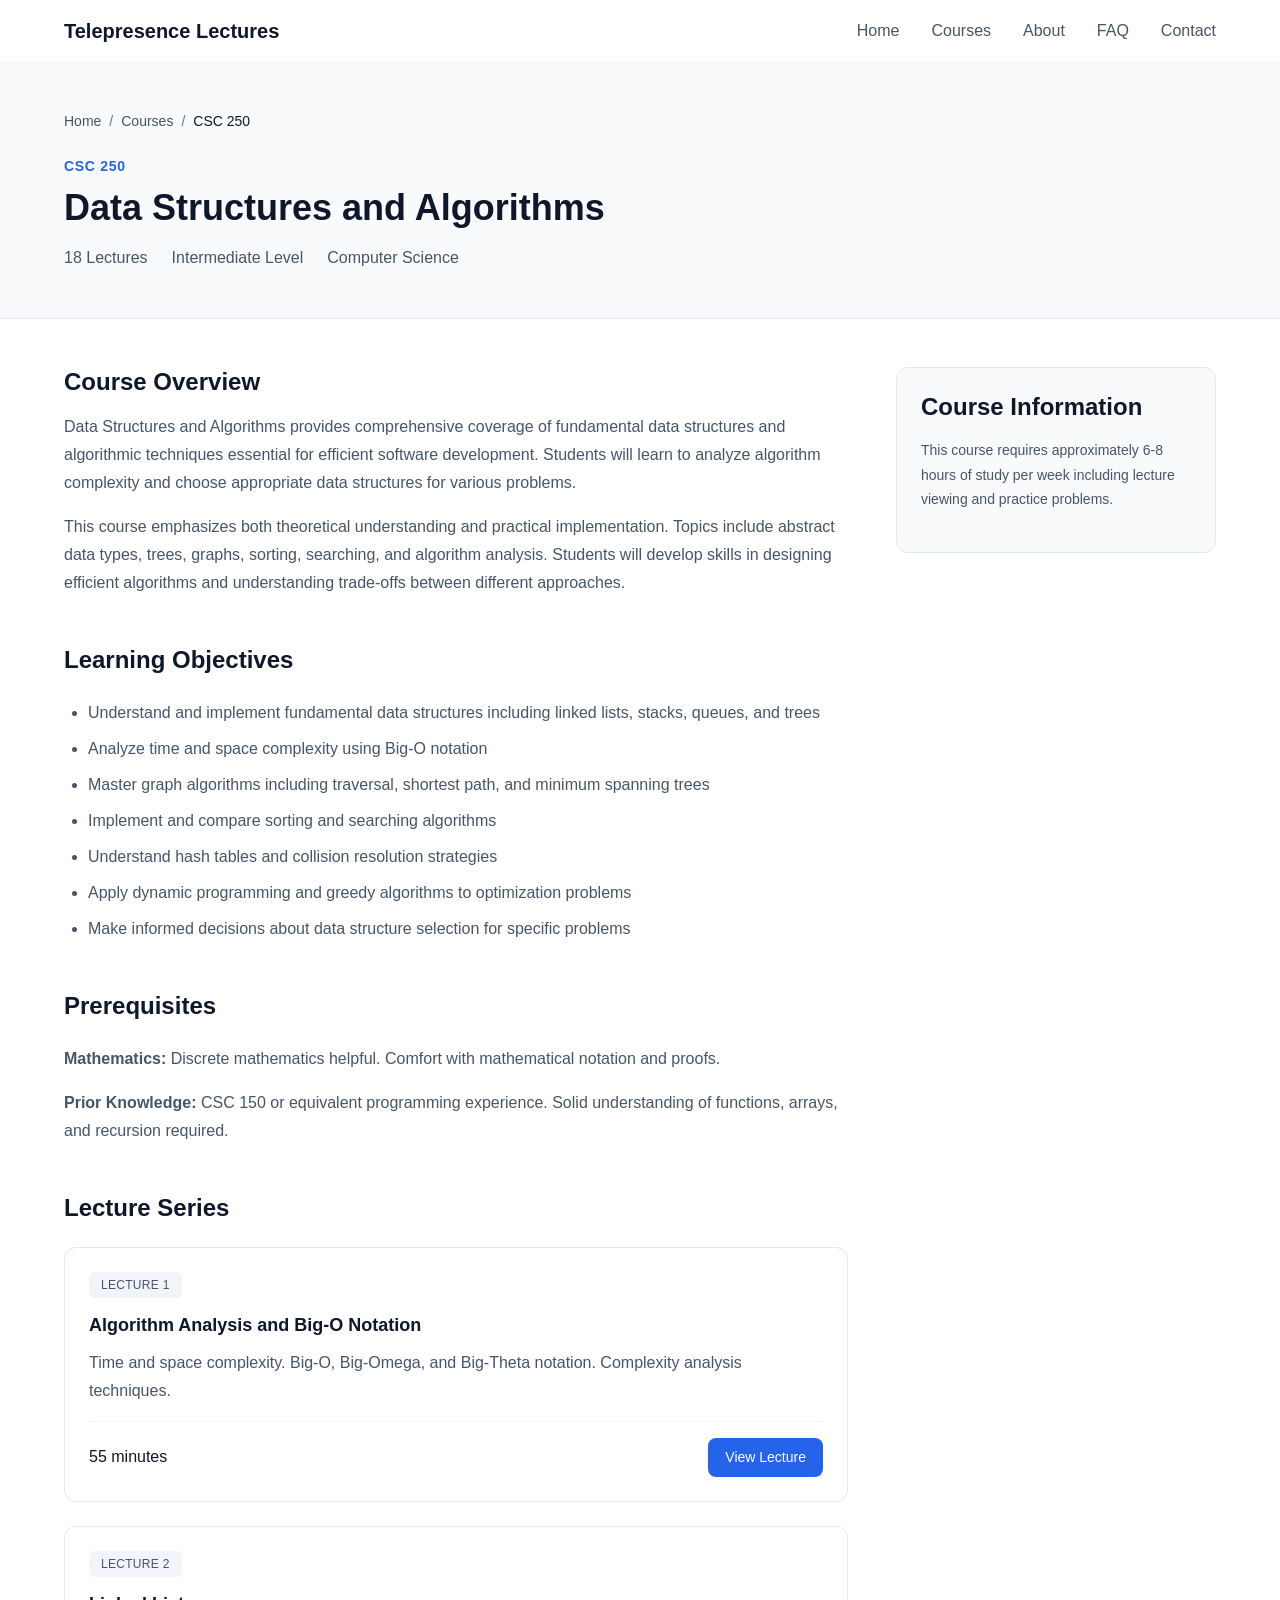
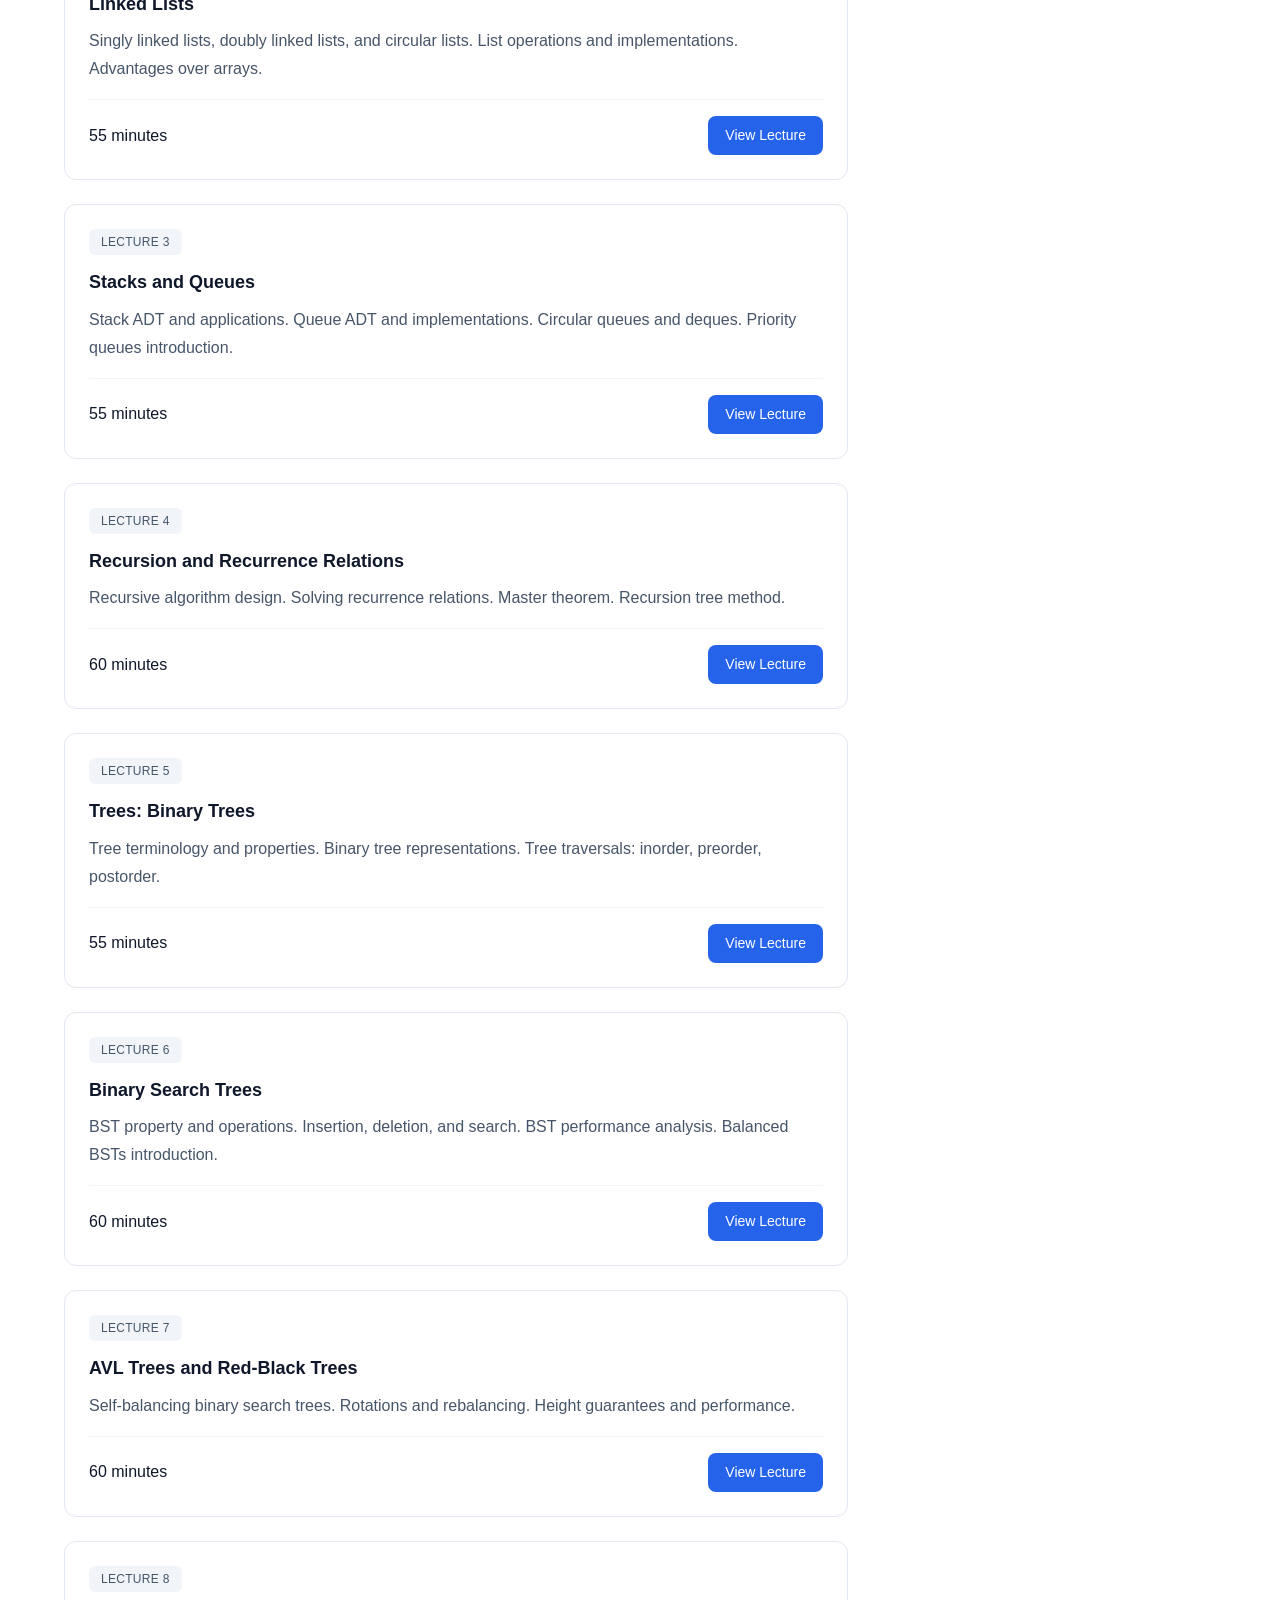
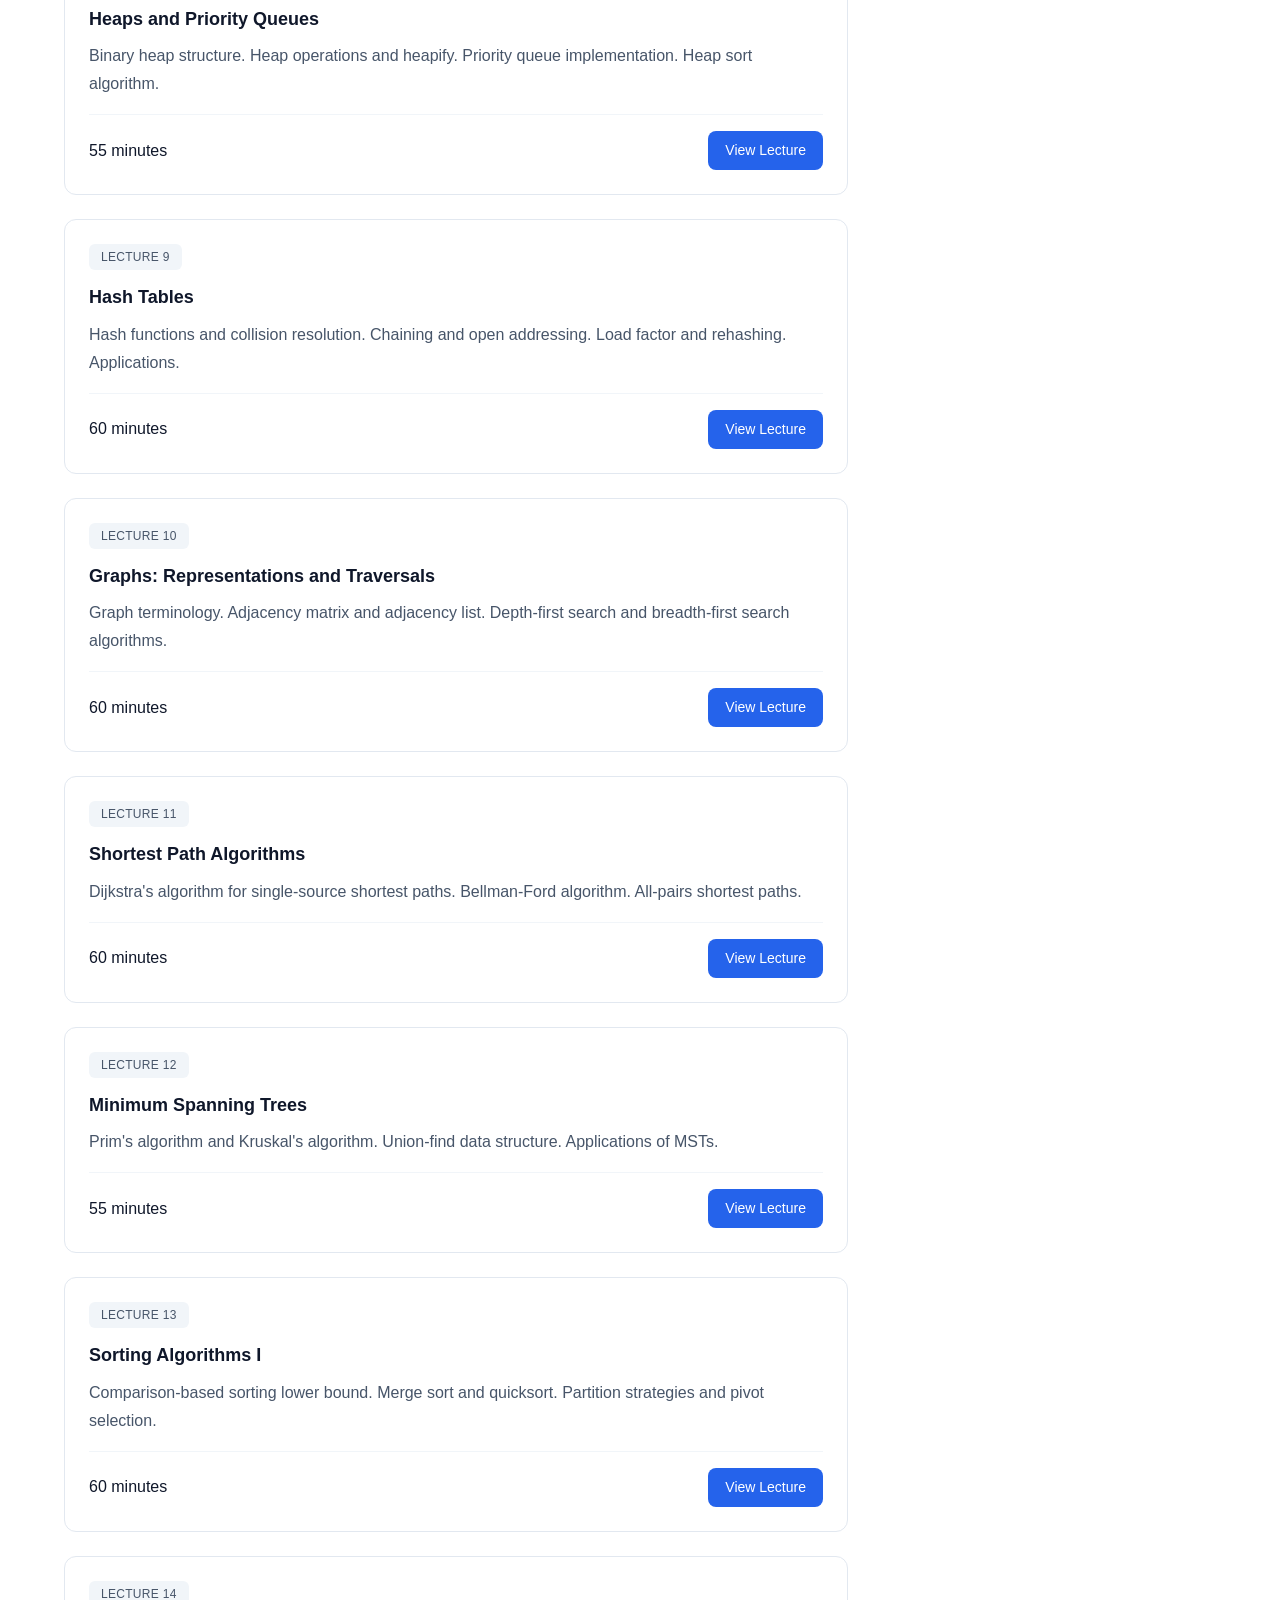
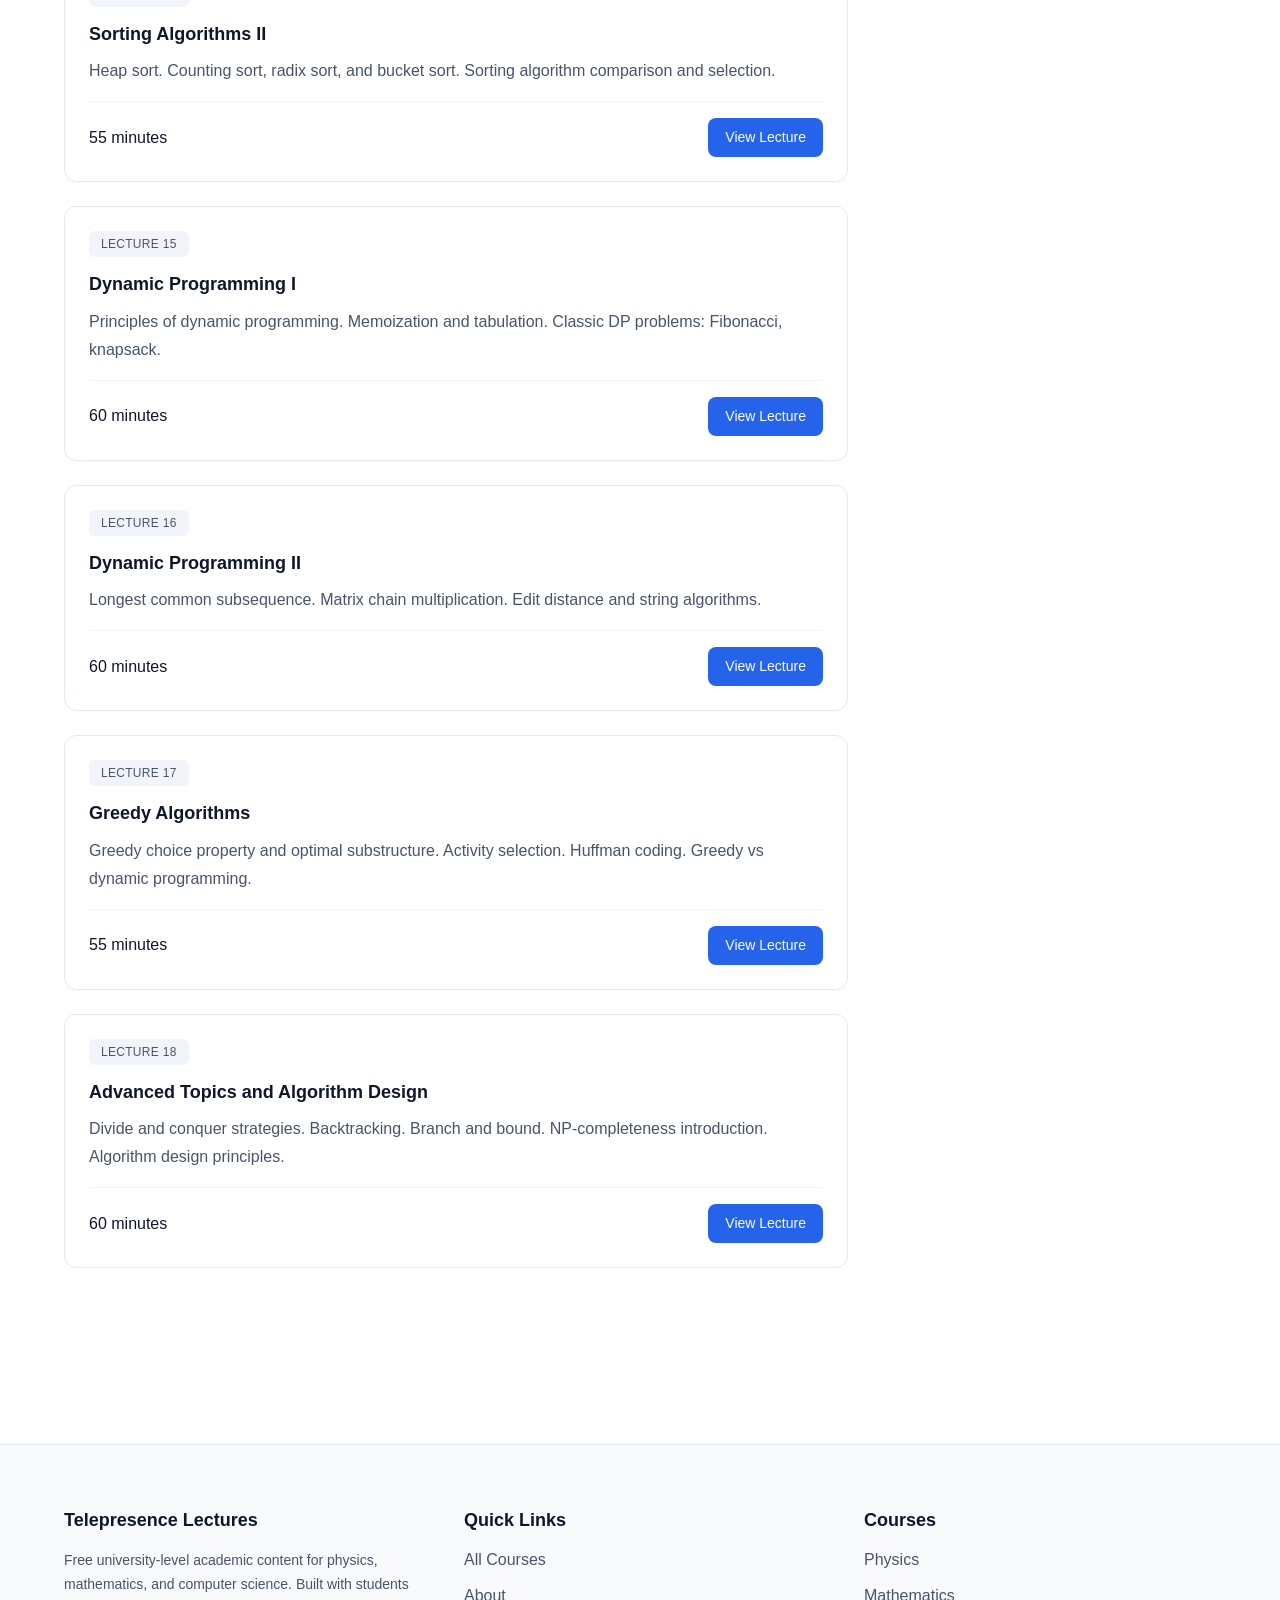
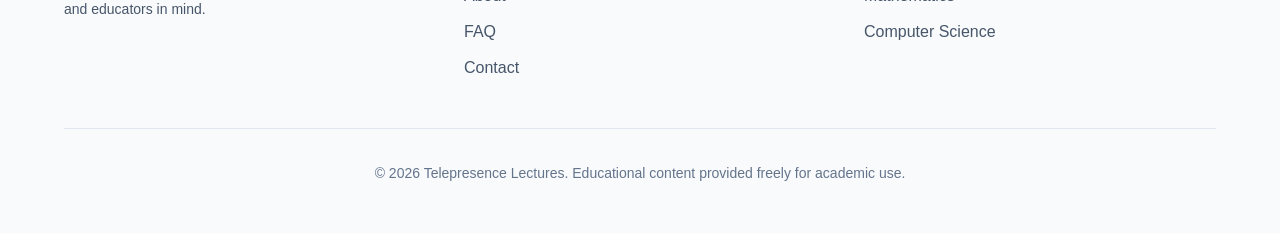
<file: pages/csc250.html>
<!DOCTYPE html>
<html lang="en">
<head>
  <meta charset="UTF-8">
  <meta name="viewport" content="width=device-width, initial-scale=1.0">
  <meta name="description" content="CSC 250: Data Structures and Algorithms. Comprehensive lectures on data structures and algorithms">
  <title>CSC 250: Data Structures and Algorithms - Telepresence Lectures</title>
  <link rel="stylesheet" href="/src/css/base.css">
  <link rel="stylesheet" href="/src/css/layout.css">
  <link rel="stylesheet" href="/src/css/components.css">
  <link rel="stylesheet" href="/src/css/animations.css">
  <link rel="stylesheet" href="/src/css/pages.css">
</head>
<body>
  <a href="#main-content" class="skip-link">Skip to main content</a>
  <header class="site-header">
    <div class="header__inner">
      <a href="/" class="header__logo">Telepresence Lectures</a>
      <nav class="site-nav" aria-label="Main navigation">
        <button class="nav__toggle" aria-expanded="false" aria-label="Toggle navigation menu">
          <span class="nav__toggle-bar"></span>
          <span class="nav__toggle-bar"></span>
          <span class="nav__toggle-bar"></span>
        </button>
        <ul class="nav__list">
          <li class="nav__item"><a href="/" class="nav__link">Home</a></li>
          <li class="nav__item"><a href="/pages/courses.html" class="nav__link">Courses</a></li>
          <li class="nav__item"><a href="/pages/about.html" class="nav__link">About</a></li>
          <li class="nav__item"><a href="/pages/faq.html" class="nav__link">FAQ</a></li>
          <li class="nav__item"><a href="/pages/contact.html" class="nav__link">Contact</a></li>
        </ul>
      </nav>
    </div>
  </header>
  <main id="main-content">
    <section class="course-header">
      <div class="container">
        <nav class="breadcrumbs" aria-label="Breadcrumb">
          <span class="breadcrumbs__item"><a href="/" class="breadcrumbs__link">Home</a></span>
          <span class="breadcrumbs__separator">/</span>
          <span class="breadcrumbs__item"><a href="/pages/courses.html" class="breadcrumbs__link">Courses</a></span>
          <span class="breadcrumbs__separator">/</span>
          <span class="breadcrumbs__item">CSC 250</span>
        </nav>
        <div class="course-header__code">CSC 250</div>
        <h1 class="course-header__title">Data Structures and Algorithms</h1>
        <div class="course-header__meta">
          <span class="course-header__meta-item">18 Lectures</span>
          <span class="course-header__meta-item">Intermediate Level</span>
          <span class="course-header__meta-item">Computer Science</span>
        </div>
      </div>
    </section>
    <section class="course-content">
      <div class="container">
        <div class="course-layout">
          <div class="course-main">
            <section class="course-overview animate-on-scroll">
              <h2 class="course-overview__title">Course Overview</h2>
              <p class="course-overview__text">Data Structures and Algorithms provides comprehensive coverage of fundamental data structures and algorithmic techniques essential for efficient software development. Students will learn to analyze algorithm complexity and choose appropriate data structures for various problems.</p>
              <p class="course-overview__text">This course emphasizes both theoretical understanding and practical implementation. Topics include abstract data types, trees, graphs, sorting, searching, and algorithm analysis. Students will develop skills in designing efficient algorithms and understanding trade-offs between different approaches.</p>
            </section>
            <section class="course-section animate-on-scroll">
              <h2 class="course-section__title">Learning Objectives</h2>
              <ul class="course-list">                <li>Understand and implement fundamental data structures including linked lists, stacks, queues, and trees</li>
                <li>Analyze time and space complexity using Big-O notation</li>
                <li>Master graph algorithms including traversal, shortest path, and minimum spanning trees</li>
                <li>Implement and compare sorting and searching algorithms</li>
                <li>Understand hash tables and collision resolution strategies</li>
                <li>Apply dynamic programming and greedy algorithms to optimization problems</li>
                <li>Make informed decisions about data structure selection for specific problems</li></ul>
            </section>
            <section class="course-section animate-on-scroll">
              <h2 class="course-section__title">Prerequisites</h2>
              <p class="course-overview__text"><strong>Mathematics:</strong> Discrete mathematics helpful. Comfort with mathematical notation and proofs.</p>
              <p class="course-overview__text"><strong>Prior Knowledge:</strong> CSC 150 or equivalent programming experience. Solid understanding of functions, arrays, and recursion required.</p>
            </section>
            <section class="course-section">
              <h2 class="course-section__title">Lecture Series</h2>
              <div class="lectures-grid">
                <article class="card lecture-card animate-on-scroll">
                  <div class="lecture-card__header"><span class="badge badge--secondary">Lecture 1</span></div>
                  <h3 class="lecture-card__title">Algorithm Analysis and Big-O Notation</h3>
                  <p class="lecture-card__description">Time and space complexity. Big-O, Big-Omega, and Big-Theta notation. Complexity analysis techniques.</p>
                  <div class="lecture-card__footer">
                    <span class="card__meta-item">55 minutes</span>
                    <button class="btn btn--primary btn--sm">View Lecture</button>
                  </div>
                </article>

                <article class="card lecture-card animate-on-scroll">
                  <div class="lecture-card__header"><span class="badge badge--secondary">Lecture 2</span></div>
                  <h3 class="lecture-card__title">Linked Lists</h3>
                  <p class="lecture-card__description">Singly linked lists, doubly linked lists, and circular lists. List operations and implementations. Advantages over arrays.</p>
                  <div class="lecture-card__footer">
                    <span class="card__meta-item">55 minutes</span>
                    <button class="btn btn--primary btn--sm">View Lecture</button>
                  </div>
                </article>

                <article class="card lecture-card animate-on-scroll">
                  <div class="lecture-card__header"><span class="badge badge--secondary">Lecture 3</span></div>
                  <h3 class="lecture-card__title">Stacks and Queues</h3>
                  <p class="lecture-card__description">Stack ADT and applications. Queue ADT and implementations. Circular queues and deques. Priority queues introduction.</p>
                  <div class="lecture-card__footer">
                    <span class="card__meta-item">55 minutes</span>
                    <button class="btn btn--primary btn--sm">View Lecture</button>
                  </div>
                </article>

                <article class="card lecture-card animate-on-scroll">
                  <div class="lecture-card__header"><span class="badge badge--secondary">Lecture 4</span></div>
                  <h3 class="lecture-card__title">Recursion and Recurrence Relations</h3>
                  <p class="lecture-card__description">Recursive algorithm design. Solving recurrence relations. Master theorem. Recursion tree method.</p>
                  <div class="lecture-card__footer">
                    <span class="card__meta-item">60 minutes</span>
                    <button class="btn btn--primary btn--sm">View Lecture</button>
                  </div>
                </article>

                <article class="card lecture-card animate-on-scroll">
                  <div class="lecture-card__header"><span class="badge badge--secondary">Lecture 5</span></div>
                  <h3 class="lecture-card__title">Trees: Binary Trees</h3>
                  <p class="lecture-card__description">Tree terminology and properties. Binary tree representations. Tree traversals: inorder, preorder, postorder.</p>
                  <div class="lecture-card__footer">
                    <span class="card__meta-item">55 minutes</span>
                    <button class="btn btn--primary btn--sm">View Lecture</button>
                  </div>
                </article>

                <article class="card lecture-card animate-on-scroll">
                  <div class="lecture-card__header"><span class="badge badge--secondary">Lecture 6</span></div>
                  <h3 class="lecture-card__title">Binary Search Trees</h3>
                  <p class="lecture-card__description">BST property and operations. Insertion, deletion, and search. BST performance analysis. Balanced BSTs introduction.</p>
                  <div class="lecture-card__footer">
                    <span class="card__meta-item">60 minutes</span>
                    <button class="btn btn--primary btn--sm">View Lecture</button>
                  </div>
                </article>

                <article class="card lecture-card animate-on-scroll">
                  <div class="lecture-card__header"><span class="badge badge--secondary">Lecture 7</span></div>
                  <h3 class="lecture-card__title">AVL Trees and Red-Black Trees</h3>
                  <p class="lecture-card__description">Self-balancing binary search trees. Rotations and rebalancing. Height guarantees and performance.</p>
                  <div class="lecture-card__footer">
                    <span class="card__meta-item">60 minutes</span>
                    <button class="btn btn--primary btn--sm">View Lecture</button>
                  </div>
                </article>

                <article class="card lecture-card animate-on-scroll">
                  <div class="lecture-card__header"><span class="badge badge--secondary">Lecture 8</span></div>
                  <h3 class="lecture-card__title">Heaps and Priority Queues</h3>
                  <p class="lecture-card__description">Binary heap structure. Heap operations and heapify. Priority queue implementation. Heap sort algorithm.</p>
                  <div class="lecture-card__footer">
                    <span class="card__meta-item">55 minutes</span>
                    <button class="btn btn--primary btn--sm">View Lecture</button>
                  </div>
                </article>

                <article class="card lecture-card animate-on-scroll">
                  <div class="lecture-card__header"><span class="badge badge--secondary">Lecture 9</span></div>
                  <h3 class="lecture-card__title">Hash Tables</h3>
                  <p class="lecture-card__description">Hash functions and collision resolution. Chaining and open addressing. Load factor and rehashing. Applications.</p>
                  <div class="lecture-card__footer">
                    <span class="card__meta-item">60 minutes</span>
                    <button class="btn btn--primary btn--sm">View Lecture</button>
                  </div>
                </article>

                <article class="card lecture-card animate-on-scroll">
                  <div class="lecture-card__header"><span class="badge badge--secondary">Lecture 10</span></div>
                  <h3 class="lecture-card__title">Graphs: Representations and Traversals</h3>
                  <p class="lecture-card__description">Graph terminology. Adjacency matrix and adjacency list. Depth-first search and breadth-first search algorithms.</p>
                  <div class="lecture-card__footer">
                    <span class="card__meta-item">60 minutes</span>
                    <button class="btn btn--primary btn--sm">View Lecture</button>
                  </div>
                </article>

                <article class="card lecture-card animate-on-scroll">
                  <div class="lecture-card__header"><span class="badge badge--secondary">Lecture 11</span></div>
                  <h3 class="lecture-card__title">Shortest Path Algorithms</h3>
                  <p class="lecture-card__description">Dijkstra's algorithm for single-source shortest paths. Bellman-Ford algorithm. All-pairs shortest paths.</p>
                  <div class="lecture-card__footer">
                    <span class="card__meta-item">60 minutes</span>
                    <button class="btn btn--primary btn--sm">View Lecture</button>
                  </div>
                </article>

                <article class="card lecture-card animate-on-scroll">
                  <div class="lecture-card__header"><span class="badge badge--secondary">Lecture 12</span></div>
                  <h3 class="lecture-card__title">Minimum Spanning Trees</h3>
                  <p class="lecture-card__description">Prim's algorithm and Kruskal's algorithm. Union-find data structure. Applications of MSTs.</p>
                  <div class="lecture-card__footer">
                    <span class="card__meta-item">55 minutes</span>
                    <button class="btn btn--primary btn--sm">View Lecture</button>
                  </div>
                </article>

                <article class="card lecture-card animate-on-scroll">
                  <div class="lecture-card__header"><span class="badge badge--secondary">Lecture 13</span></div>
                  <h3 class="lecture-card__title">Sorting Algorithms I</h3>
                  <p class="lecture-card__description">Comparison-based sorting lower bound. Merge sort and quicksort. Partition strategies and pivot selection.</p>
                  <div class="lecture-card__footer">
                    <span class="card__meta-item">60 minutes</span>
                    <button class="btn btn--primary btn--sm">View Lecture</button>
                  </div>
                </article>

                <article class="card lecture-card animate-on-scroll">
                  <div class="lecture-card__header"><span class="badge badge--secondary">Lecture 14</span></div>
                  <h3 class="lecture-card__title">Sorting Algorithms II</h3>
                  <p class="lecture-card__description">Heap sort. Counting sort, radix sort, and bucket sort. Sorting algorithm comparison and selection.</p>
                  <div class="lecture-card__footer">
                    <span class="card__meta-item">55 minutes</span>
                    <button class="btn btn--primary btn--sm">View Lecture</button>
                  </div>
                </article>

                <article class="card lecture-card animate-on-scroll">
                  <div class="lecture-card__header"><span class="badge badge--secondary">Lecture 15</span></div>
                  <h3 class="lecture-card__title">Dynamic Programming I</h3>
                  <p class="lecture-card__description">Principles of dynamic programming. Memoization and tabulation. Classic DP problems: Fibonacci, knapsack.</p>
                  <div class="lecture-card__footer">
                    <span class="card__meta-item">60 minutes</span>
                    <button class="btn btn--primary btn--sm">View Lecture</button>
                  </div>
                </article>

                <article class="card lecture-card animate-on-scroll">
                  <div class="lecture-card__header"><span class="badge badge--secondary">Lecture 16</span></div>
                  <h3 class="lecture-card__title">Dynamic Programming II</h3>
                  <p class="lecture-card__description">Longest common subsequence. Matrix chain multiplication. Edit distance and string algorithms.</p>
                  <div class="lecture-card__footer">
                    <span class="card__meta-item">60 minutes</span>
                    <button class="btn btn--primary btn--sm">View Lecture</button>
                  </div>
                </article>

                <article class="card lecture-card animate-on-scroll">
                  <div class="lecture-card__header"><span class="badge badge--secondary">Lecture 17</span></div>
                  <h3 class="lecture-card__title">Greedy Algorithms</h3>
                  <p class="lecture-card__description">Greedy choice property and optimal substructure. Activity selection. Huffman coding. Greedy vs dynamic programming.</p>
                  <div class="lecture-card__footer">
                    <span class="card__meta-item">55 minutes</span>
                    <button class="btn btn--primary btn--sm">View Lecture</button>
                  </div>
                </article>

                <article class="card lecture-card animate-on-scroll">
                  <div class="lecture-card__header"><span class="badge badge--secondary">Lecture 18</span></div>
                  <h3 class="lecture-card__title">Advanced Topics and Algorithm Design</h3>
                  <p class="lecture-card__description">Divide and conquer strategies. Backtracking. Branch and bound. NP-completeness introduction. Algorithm design principles.</p>
                  <div class="lecture-card__footer">
                    <span class="card__meta-item">60 minutes</span>
                    <button class="btn btn--primary btn--sm">View Lecture</button>
                  </div>
                </article></div>
            </section>
          </div>
          <aside class="course-sidebar">
            <h3>Course Information</h3>
            <p>This course requires approximately 6-8 hours of study per week including lecture viewing and practice problems.</p>
          </aside>
        </div>
      </div>
    </section>
  </main>
  <footer class="site-footer">
    <div class="container">
      <div class="footer__grid">
        <div class="footer__section">
          <h3 class="footer__section-title">Telepresence Lectures</h3>
          <p class="footer__text">Free university-level academic content for physics, mathematics, and computer science. Built with students and educators in mind.</p>
        </div>
        <div class="footer__section">
          <h3 class="footer__section-title">Quick Links</h3>
          <ul class="footer__list">
            <li><a href="/pages/courses.html" class="footer__link">All Courses</a></li>
            <li><a href="/pages/about.html" class="footer__link">About</a></li>
            <li><a href="/pages/faq.html" class="footer__link">FAQ</a></li>
            <li><a href="/pages/contact.html" class="footer__link">Contact</a></li>
          </ul>
        </div>
        <div class="footer__section">
          <h3 class="footer__section-title">Courses</h3>
          <ul class="footer__list">
            <li><a href="/pages/phy101.html" class="footer__link">Physics</a></li>
            <li><a href="/pages/mat101.html" class="footer__link">Mathematics</a></li>
            <li><a href="/pages/csc150.html" class="footer__link">Computer Science</a></li>
          </ul>
        </div>
      </div>
      <div class="footer__bottom">
        <p>&copy; 2026 Telepresence Lectures. Educational content provided freely for academic use.</p>
      </div>
    </div>
  </footer>
  <script type="module" src="/src/js/main.js"></script>
</body>
</html>
</file>
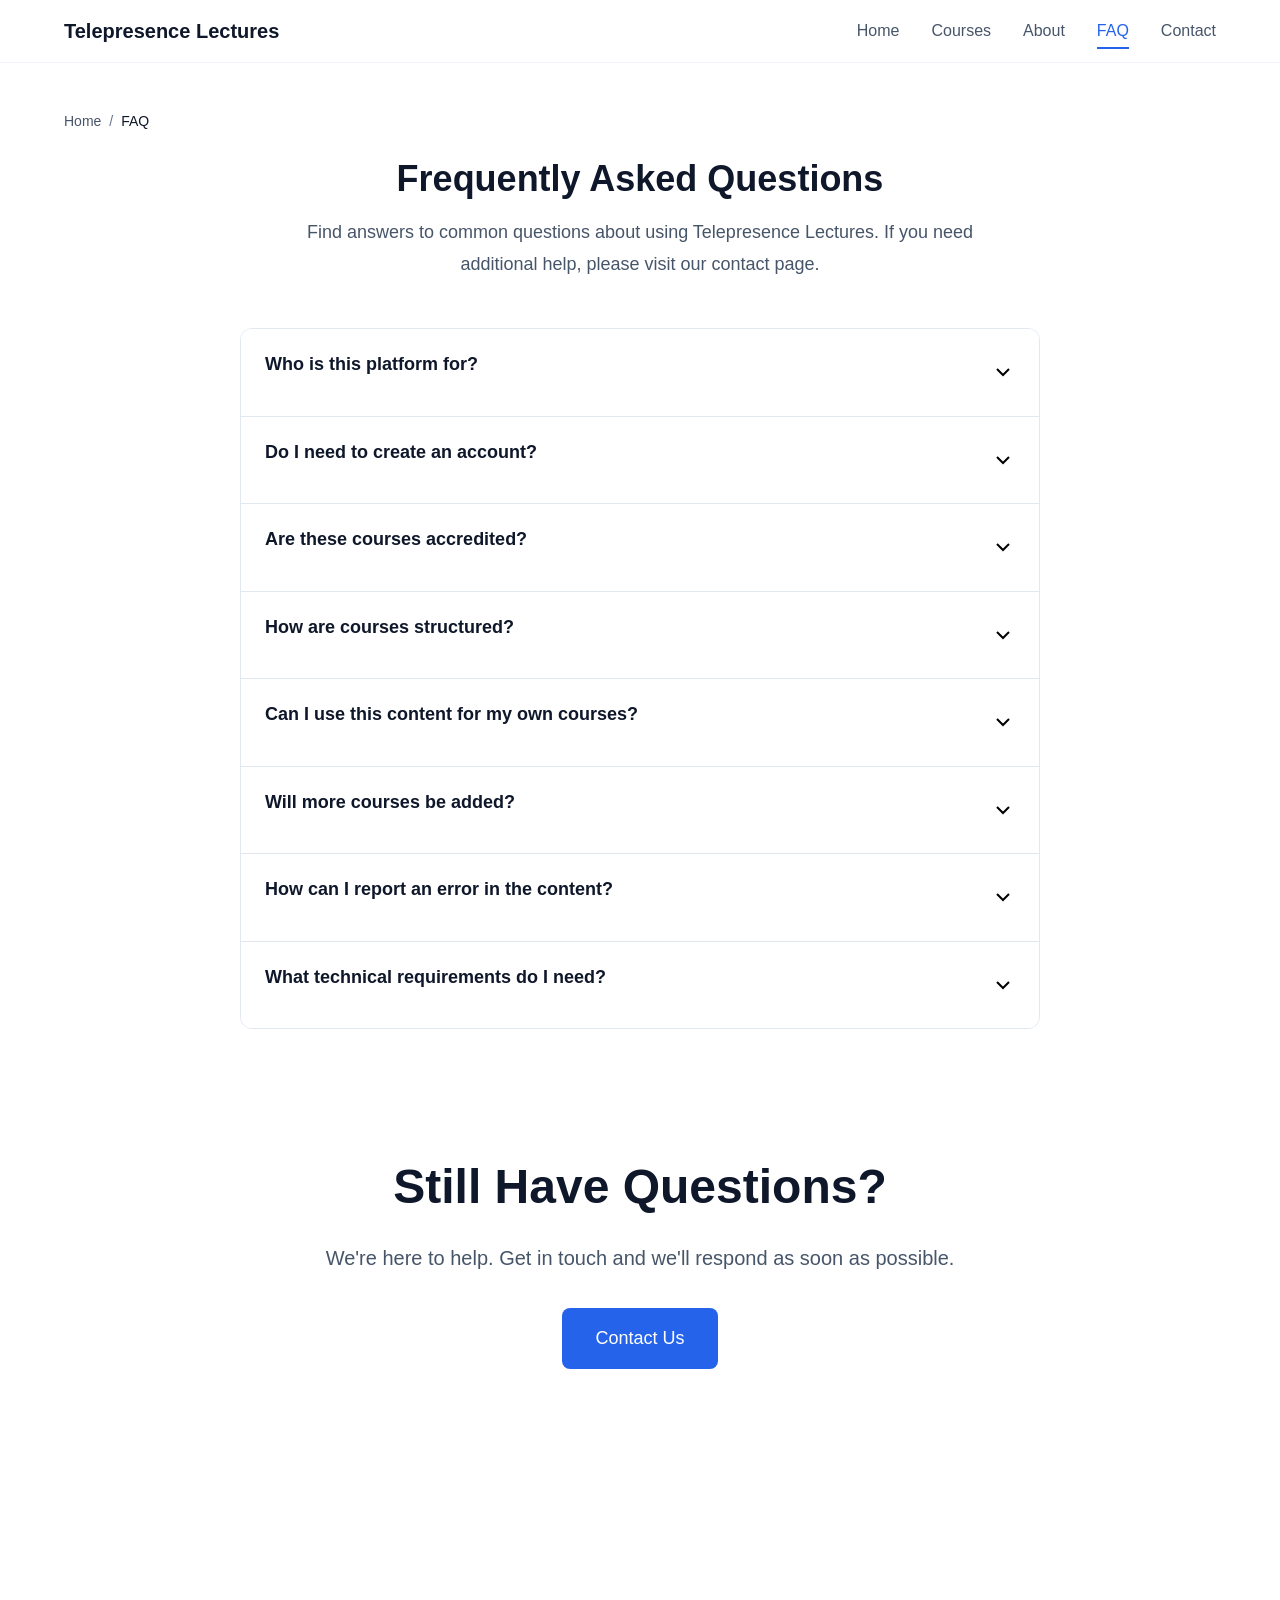
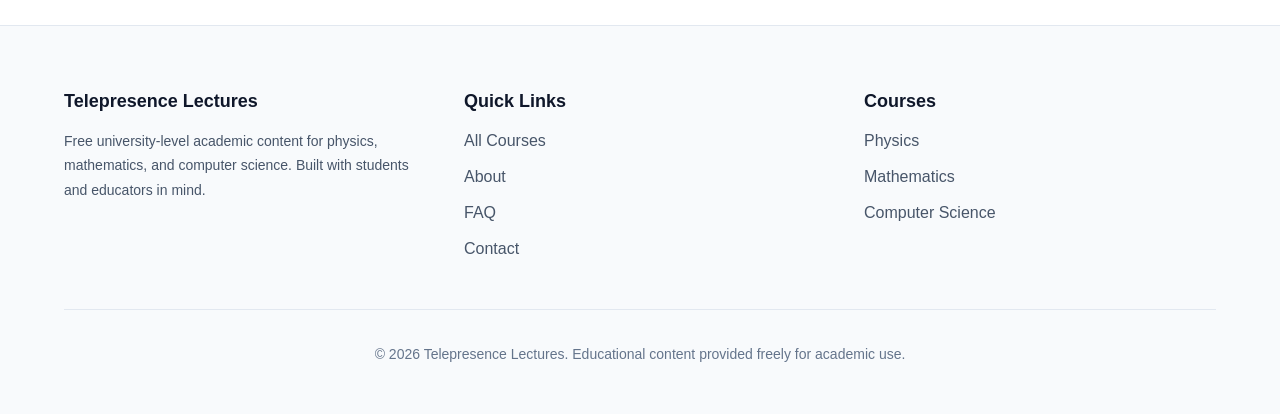
<file: pages/faq.html>
<!DOCTYPE html>
<html lang="en">
<head>
  <meta charset="UTF-8">
  <meta name="viewport" content="width=device-width, initial-scale=1.0">
  <meta name="description" content="Frequently asked questions about Telepresence Lectures. Learn how to use the platform and get answers to common questions.">
  <title>FAQ - Telepresence Lectures</title>
  
  <!-- CSS -->
  <link rel="stylesheet" href="/src/css/base.css">
  <link rel="stylesheet" href="/src/css/layout.css">
  <link rel="stylesheet" href="/src/css/components.css">
  <link rel="stylesheet" href="/src/css/animations.css">
  <link rel="stylesheet" href="/src/css/pages.css">
</head>
<body>
  <a href="#main-content" class="skip-link">Skip to main content</a>
  
  <header class="site-header">
    <div class="header__inner">
      <a href="/" class="header__logo">Telepresence Lectures</a>
      
      <nav class="site-nav" aria-label="Main navigation">
        <button class="nav__toggle" aria-expanded="false" aria-label="Toggle navigation menu">
          <span class="nav__toggle-bar"></span>
          <span class="nav__toggle-bar"></span>
          <span class="nav__toggle-bar"></span>
        </button>
        
        <ul class="nav__list">
          <li class="nav__item"><a href="/" class="nav__link">Home</a></li>
          <li class="nav__item"><a href="/pages/courses.html" class="nav__link">Courses</a></li>
          <li class="nav__item"><a href="/pages/about.html" class="nav__link">About</a></li>
          <li class="nav__item"><a href="/pages/faq.html" class="nav__link">FAQ</a></li>
          <li class="nav__item"><a href="/pages/contact.html" class="nav__link">Contact</a></li>
        </ul>
      </nav>
    </div>
  </header>
  
  <main id="main-content" class="main-content">
    <div class="container">
      <nav class="breadcrumbs" aria-label="Breadcrumb">
        <span class="breadcrumbs__item"><a href="/" class="breadcrumbs__link">Home</a></span>
        <span class="breadcrumbs__separator">/</span>
        <span class="breadcrumbs__item">FAQ</span>
      </nav>
      
      <div class="faq-intro">
        <h1 class="faq-intro__title">Frequently Asked Questions</h1>
        <p class="faq-intro__description">
          Find answers to common questions about using Telepresence Lectures. 
          If you need additional help, please visit our contact page.
        </p>
      </div>
      
      <div class="faq-content">
        <div class="accordion">
          <div class="accordion__item">
            <button class="accordion__header" aria-expanded="false">
              <h3 class="accordion__title">Who is this platform for?</h3>
              <svg class="accordion__icon" width="24" height="24" viewBox="0 0 24 24" fill="none" stroke="currentColor" stroke-width="2">
                <polyline points="6 9 12 15 18 9"></polyline>
              </svg>
            </button>
            <div class="accordion__content">
              <div class="accordion__body">
                <p>
                  Telepresence Lectures serves three primary audiences: university students seeking 
                  supplementary resources for their coursework, educators looking for quality teaching 
                  materials, and self-directed learners pursuing knowledge independently. The content 
                  is structured for anyone with sufficient mathematical maturity and motivation to 
                  engage with university-level material.
                </p>
              </div>
            </div>
          </div>
          
          <div class="accordion__item">
            <button class="accordion__header" aria-expanded="false">
              <h3 class="accordion__title">Do I need to create an account?</h3>
              <svg class="accordion__icon" width="24" height="24" viewBox="0 0 24 24" fill="none" stroke="currentColor" stroke-width="2">
                <polyline points="6 9 12 15 18 9"></polyline>
              </svg>
            </button>
            <div class="accordion__content">
              <div class="accordion__body">
                <p>
                  No. All content is freely accessible without registration, login, or any form of 
                  account creation. Simply navigate to any course and begin learning. We believe 
                  education should be as frictionless as possible, and requiring accounts creates 
                  unnecessary barriers to knowledge.
                </p>
              </div>
            </div>
          </div>
          
          <div class="accordion__item">
            <button class="accordion__header" aria-expanded="false">
              <h3 class="accordion__title">Are these courses accredited?</h3>
              <svg class="accordion__icon" width="24" height="24" viewBox="0 0 24 24" fill="none" stroke="currentColor" stroke-width="2">
                <polyline points="6 9 12 15 18 9"></polyline>
              </svg>
            </button>
            <div class="accordion__content">
              <div class="accordion__body">
                <p>
                  No, these are not accredited courses and do not award academic credit. This platform 
                  provides educational content for learning purposes only. If you need formal credit, 
                  you should enroll in an accredited institution. However, the content follows standard 
                  university curricula and maintains academic rigor appropriate for university-level study.
                </p>
              </div>
            </div>
          </div>
          
          <div class="accordion__item">
            <button class="accordion__header" aria-expanded="false">
              <h3 class="accordion__title">How are courses structured?</h3>
              <svg class="accordion__icon" width="24" height="24" viewBox="0 0 24 24" fill="none" stroke="currentColor" stroke-width="2">
                <polyline points="6 9 12 15 18 9"></polyline>
              </svg>
            </button>
            <div class="accordion__content">
              <div class="accordion__body">
                <p>
                  Each course contains multiple lectures organized in logical sequence. Every lecture 
                  clearly states its learning objectives and prerequisites. Courses build progressively 
                  from foundational concepts to advanced applications. We recommend following the lecture 
                  sequence in order, though experienced learners may choose to skip material they already 
                  understand.
                </p>
              </div>
            </div>
          </div>
          
          <div class="accordion__item">
            <button class="accordion__header" aria-expanded="false">
              <h3 class="accordion__title">Can I use this content for my own courses?</h3>
              <svg class="accordion__icon" width="24" height="24" viewBox="0 0 24 24" fill="none" stroke="currentColor" stroke-width="2">
                <polyline points="6 9 12 15 18 9"></polyline>
              </svg>
            </button>
            <div class="accordion__content">
              <div class="accordion__body">
                <p>
                  Yes. Educators are welcome to reference, link to, or incorporate this content into 
                  their teaching with appropriate attribution. Students may cite this material in their 
                  academic work. The goal is maximum educational impact through unrestricted access. 
                  We only ask that you maintain academic integrity in how you use the material.
                </p>
              </div>
            </div>
          </div>
          
          <div class="accordion__item">
            <button class="accordion__header" aria-expanded="false">
              <h3 class="accordion__title">Will more courses be added?</h3>
              <svg class="accordion__icon" width="24" height="24" viewBox="0 0 24 24" fill="none" stroke="currentColor" stroke-width="2">
                <polyline points="6 9 12 15 18 9"></polyline>
              </svg>
            </button>
            <div class="accordion__content">
              <div class="accordion__body">
                <p>
                  The current catalogue represents a carefully curated foundation across physics, 
                  mathematics, and computer science. Additional courses may be added in the future 
                  based on demand and available resources. The focus remains on quality over quantity, 
                  ensuring every lecture meets our standards for academic rigor and pedagogical clarity.
                </p>
              </div>
            </div>
          </div>
          
          <div class="accordion__item">
            <button class="accordion__header" aria-expanded="false">
              <h3 class="accordion__title">How can I report an error in the content?</h3>
              <svg class="accordion__icon" width="24" height="24" viewBox="0 0 24 24" fill="none" stroke="currentColor" stroke-width="2">
                <polyline points="6 9 12 15 18 9"></polyline>
              </svg>
            </button>
            <div class="accordion__content">
              <div class="accordion__body">
                <p>
                  If you identify an error in course content, please contact us through the contact 
                  page with specific details about the issue. Include the course code, lecture number, 
                  and a description of the error. We take content accuracy seriously and will review 
                  and correct legitimate errors promptly.
                </p>
              </div>
            </div>
          </div>
          
          <div class="accordion__item">
            <button class="accordion__header" aria-expanded="false">
              <h3 class="accordion__title">What technical requirements do I need?</h3>
              <svg class="accordion__icon" width="24" height="24" viewBox="0 0 24 24" fill="none" stroke="currentColor" stroke-width="2">
                <polyline points="6 9 12 15 18 9"></polyline>
              </svg>
            </button>
            <div class="accordion__content">
              <div class="accordion__body">
                <p>
                  This platform works on any modern web browser and device. The site is built with 
                  standard web technologies and requires no plugins or special software. It works 
                  equally well on desktop computers, tablets, and mobile devices. An internet connection 
                  is required to access content, though pages load quickly even on slower connections.
                </p>
              </div>
            </div>
          </div>
        </div>
      </div>
      
      <section class="section">
        <div class="hero">
          <h2 class="hero__title">Still Have Questions?</h2>
          <p class="hero__description">
            We're here to help. Get in touch and we'll respond as soon as possible.
          </p>
          <div class="hero__actions">
            <a href="/pages/contact.html" class="btn btn--primary btn--lg">Contact Us</a>
          </div>
        </div>
      </section>
    </div>
  </main>
  
  <footer class="site-footer">
    <div class="container">
      <div class="footer__grid">
        <div class="footer__section">
          <h3 class="footer__section-title">Telepresence Lectures</h3>
          <p class="footer__text">
            Free university-level academic content for physics, mathematics, and computer science. 
            Built with students and educators in mind.
          </p>
        </div>
        
        <div class="footer__section">
          <h3 class="footer__section-title">Quick Links</h3>
          <ul class="footer__list">
            <li><a href="/pages/courses.html" class="footer__link">All Courses</a></li>
            <li><a href="/pages/about.html" class="footer__link">About</a></li>
            <li><a href="/pages/faq.html" class="footer__link">FAQ</a></li>
            <li><a href="/pages/contact.html" class="footer__link">Contact</a></li>
          </ul>
        </div>
        
        <div class="footer__section">
          <h3 class="footer__section-title">Courses</h3>
          <ul class="footer__list">
            <li><a href="/pages/phy101.html" class="footer__link">Physics</a></li>
            <li><a href="/pages/mat101.html" class="footer__link">Mathematics</a></li>
            <li><a href="/pages/csc150.html" class="footer__link">Computer Science</a></li>
          </ul>
        </div>
      </div>
      
      <div class="footer__bottom">
        <p>&copy; 2026 Telepresence Lectures. Educational content provided freely for academic use.</p>
      </div>
    </div>
  </footer>
  
  <script type="module" src="/src/js/main.js"></script>
  <script type="module">
    import { initAccordions } from '/src/js/utils.js';
    initAccordions();
  </script>
</body>
</html>
</file>
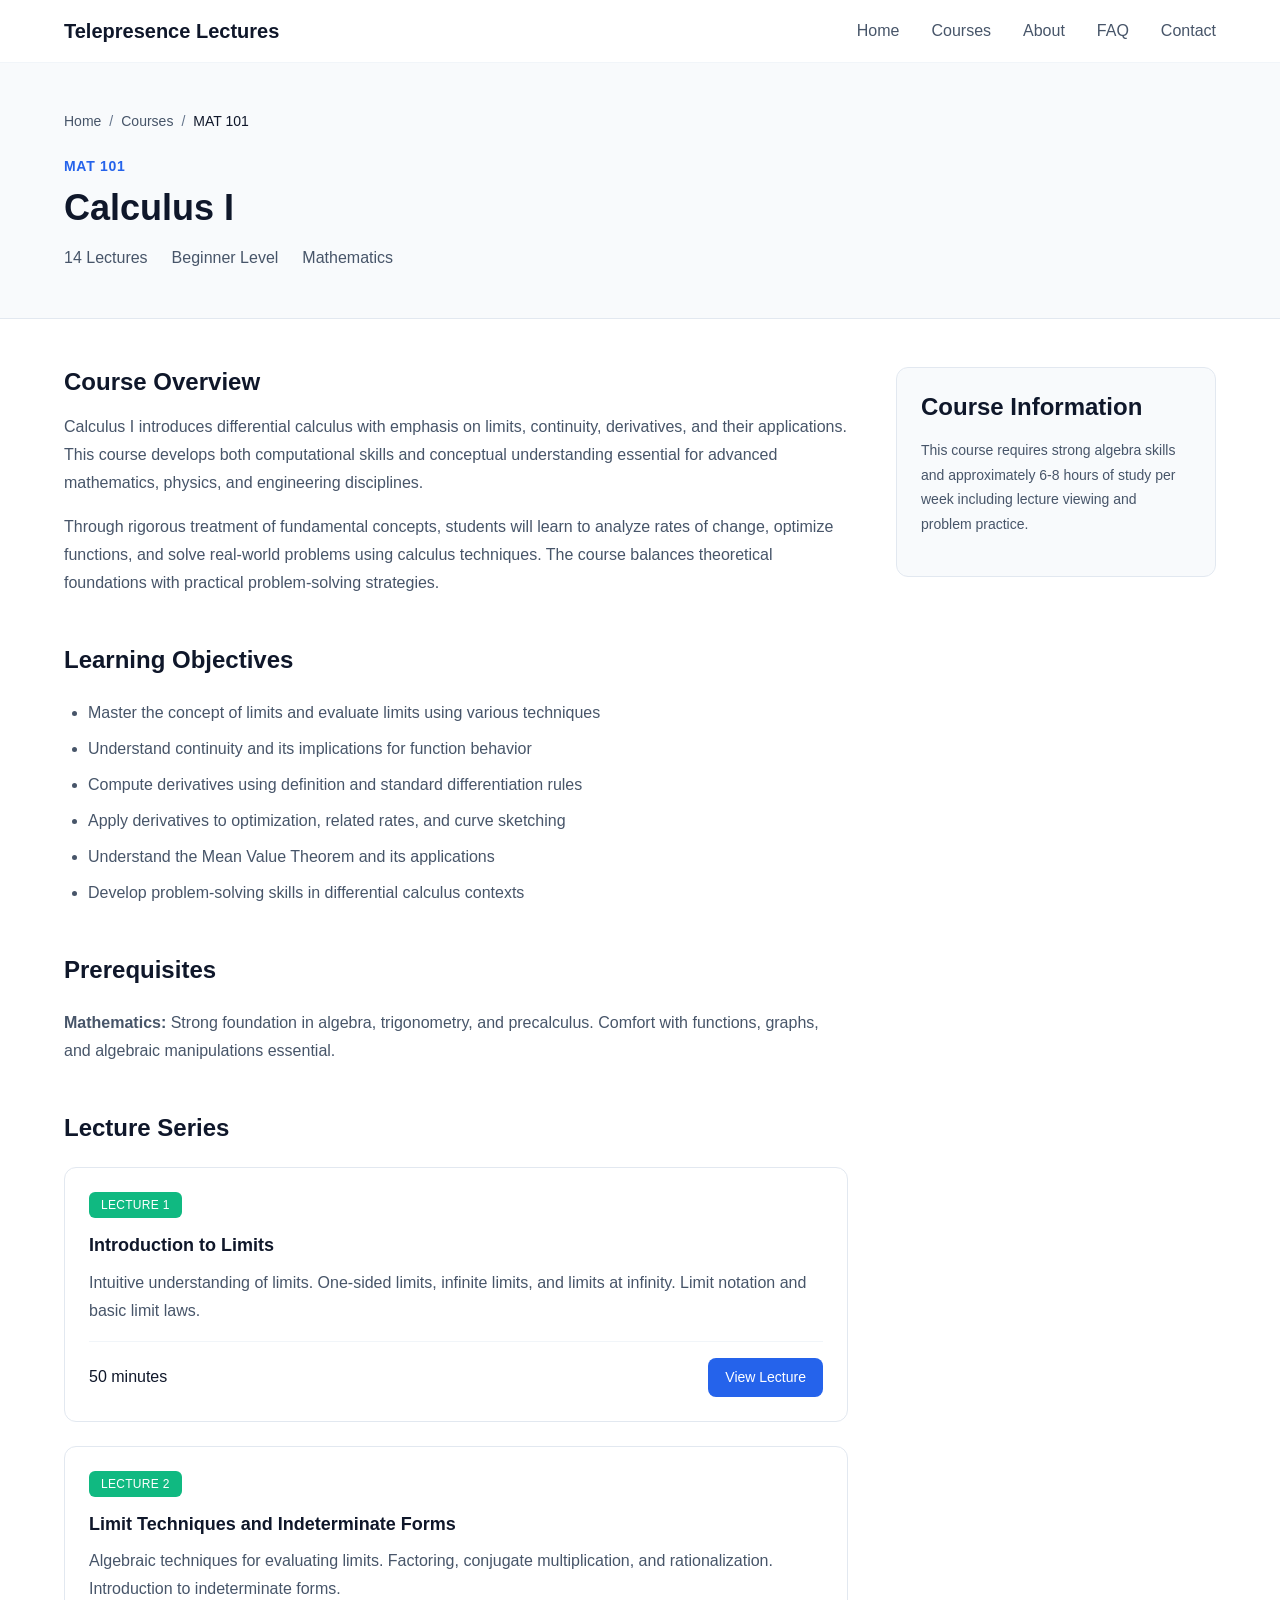
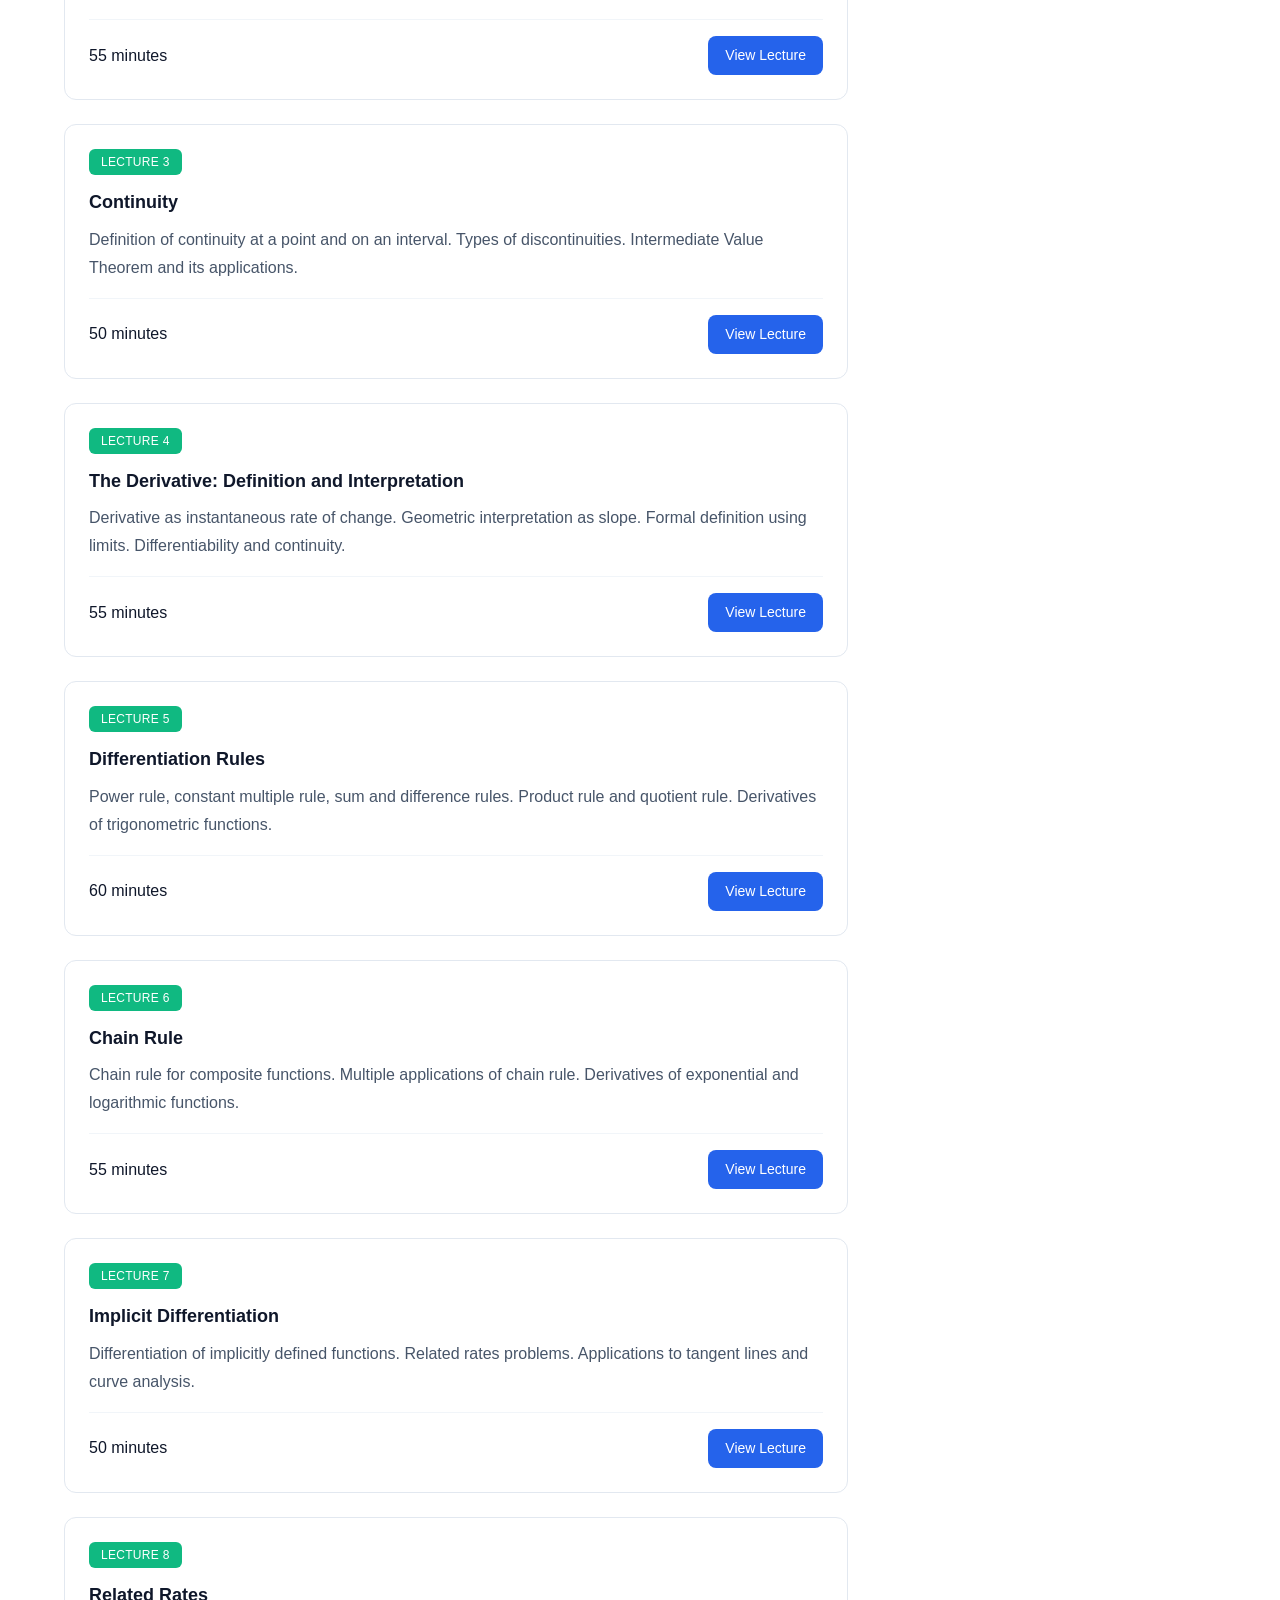
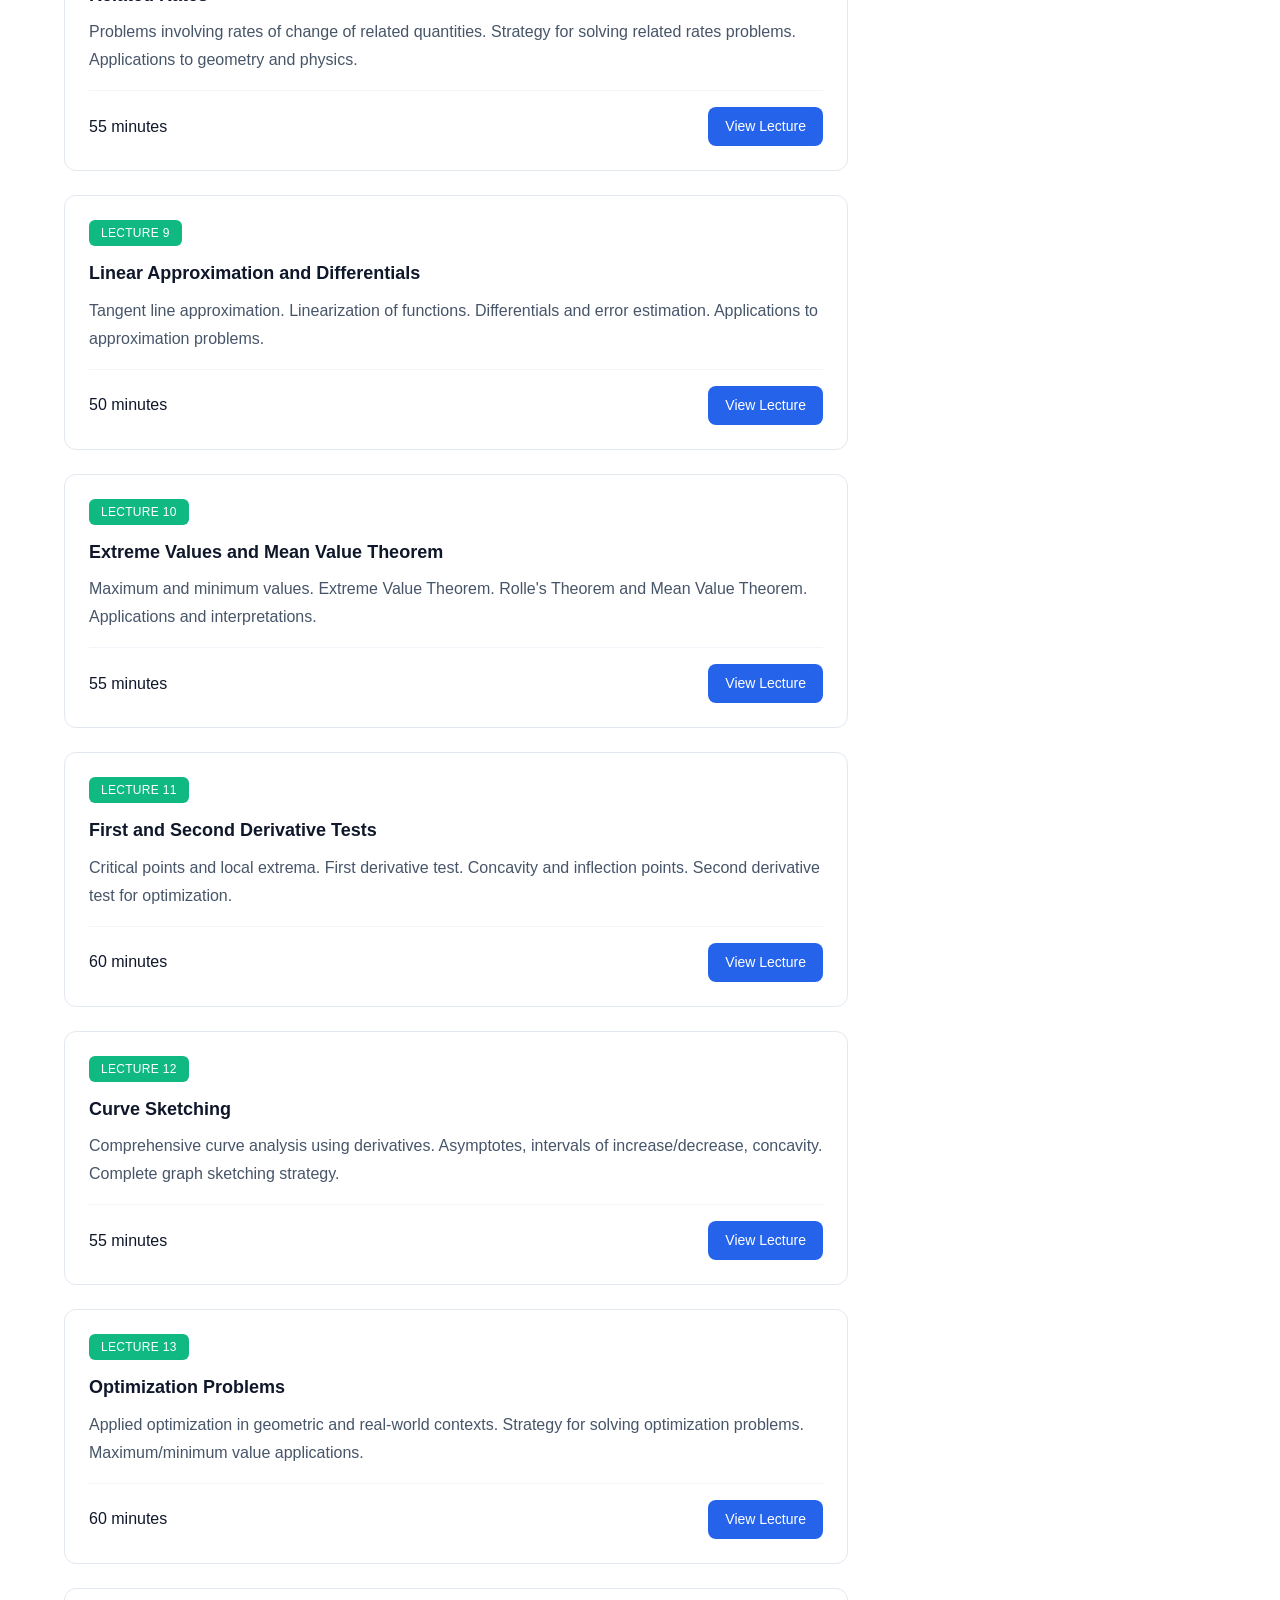
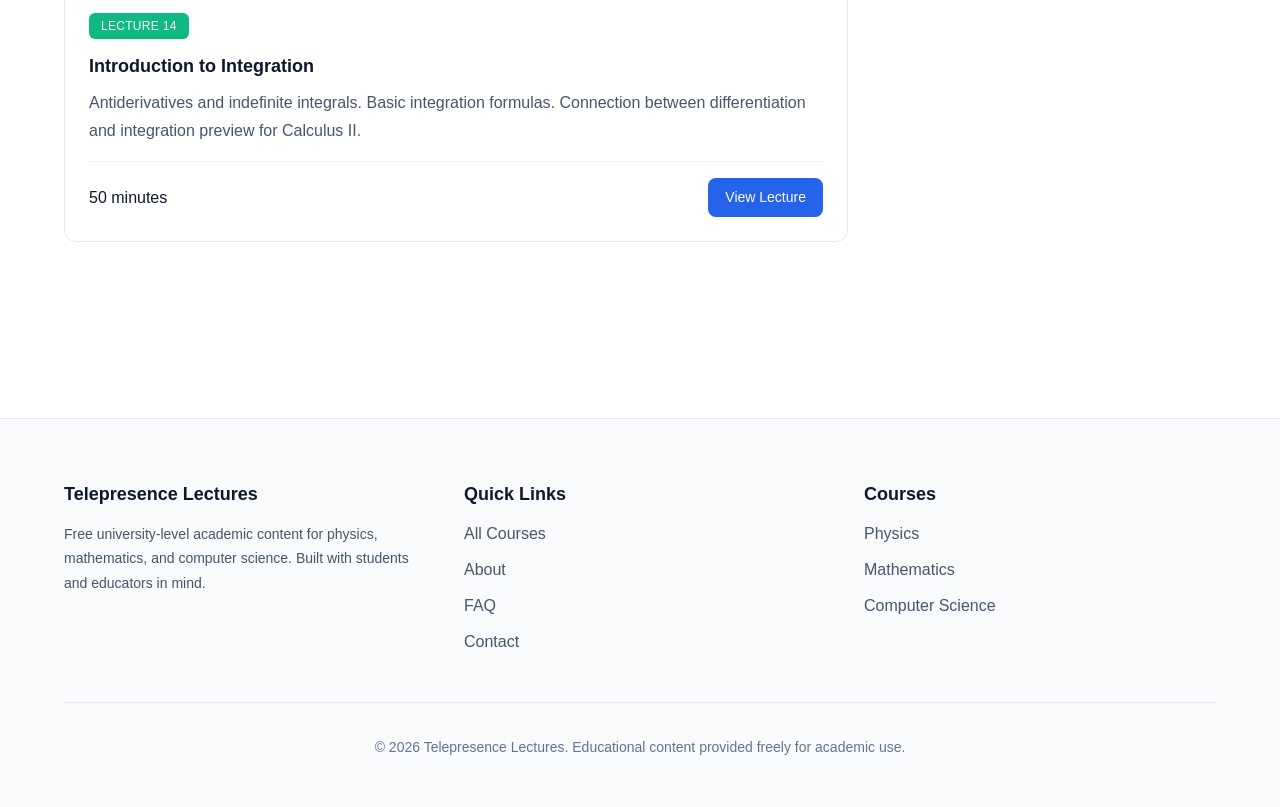
<file: pages/mat101.html>
<!DOCTYPE html>
<html lang="en">
<head>
  <meta charset="UTF-8">
  <meta name="viewport" content="width=device-width, initial-scale=1.0">
  <meta name="description" content="MAT 101: Calculus I. Comprehensive lectures on limits, derivatives, and differential calculus applications.">
  <title>MAT 101: Calculus I - Telepresence Lectures</title>
  <link rel="stylesheet" href="/src/css/base.css">
  <link rel="stylesheet" href="/src/css/layout.css">
  <link rel="stylesheet" href="/src/css/components.css">
  <link rel="stylesheet" href="/src/css/animations.css">
  <link rel="stylesheet" href="/src/css/pages.css">
</head>
<body>
  <a href="#main-content" class="skip-link">Skip to main content</a>
  
  <header class="site-header">
    <div class="header__inner">
      <a href="/" class="header__logo">Telepresence Lectures</a>
      <nav class="site-nav" aria-label="Main navigation">
        <button class="nav__toggle" aria-expanded="false" aria-label="Toggle navigation menu">
          <span class="nav__toggle-bar"></span>
          <span class="nav__toggle-bar"></span>
          <span class="nav__toggle-bar"></span>
        </button>
        <ul class="nav__list">
          <li class="nav__item"><a href="/" class="nav__link">Home</a></li>
          <li class="nav__item"><a href="/pages/courses.html" class="nav__link">Courses</a></li>
          <li class="nav__item"><a href="/pages/about.html" class="nav__link">About</a></li>
          <li class="nav__item"><a href="/pages/faq.html" class="nav__link">FAQ</a></li>
          <li class="nav__item"><a href="/pages/contact.html" class="nav__link">Contact</a></li>
        </ul>
      </nav>
    </div>
  </header>
  
  <main id="main-content">
    <section class="course-header">
      <div class="container">
        <nav class="breadcrumbs" aria-label="Breadcrumb">
          <span class="breadcrumbs__item"><a href="/" class="breadcrumbs__link">Home</a></span>
          <span class="breadcrumbs__separator">/</span>
          <span class="breadcrumbs__item"><a href="/pages/courses.html" class="breadcrumbs__link">Courses</a></span>
          <span class="breadcrumbs__separator">/</span>
          <span class="breadcrumbs__item">MAT 101</span>
        </nav>
        <div class="course-header__code">MAT 101</div>
        <h1 class="course-header__title">Calculus I</h1>
        <div class="course-header__meta">
          <span class="course-header__meta-item">14 Lectures</span>
          <span class="course-header__meta-item">Beginner Level</span>
          <span class="course-header__meta-item">Mathematics</span>
        </div>
      </div>
    </section>
    
    <section class="course-content">
      <div class="container">
        <div class="course-layout">
          <div class="course-main">
            <section class="course-overview animate-on-scroll">
              <h2 class="course-overview__title">Course Overview</h2>
              <p class="course-overview__text">
                Calculus I introduces differential calculus with emphasis on limits, continuity, derivatives, 
                and their applications. This course develops both computational skills and conceptual understanding 
                essential for advanced mathematics, physics, and engineering disciplines.
              </p>
              <p class="course-overview__text">
                Through rigorous treatment of fundamental concepts, students will learn to analyze rates of change, 
                optimize functions, and solve real-world problems using calculus techniques. The course balances 
                theoretical foundations with practical problem-solving strategies.
              </p>
            </section>
            
            <section class="course-section animate-on-scroll">
              <h2 class="course-section__title">Learning Objectives</h2>
              <ul class="course-list">
                <li>Master the concept of limits and evaluate limits using various techniques</li>
                <li>Understand continuity and its implications for function behavior</li>
                <li>Compute derivatives using definition and standard differentiation rules</li>
                <li>Apply derivatives to optimization, related rates, and curve sketching</li>
                <li>Understand the Mean Value Theorem and its applications</li>
                <li>Develop problem-solving skills in differential calculus contexts</li>
              </ul>
            </section>
            
            <section class="course-section animate-on-scroll">
              <h2 class="course-section__title">Prerequisites</h2>
              <p class="course-overview__text">
                <strong>Mathematics:</strong> Strong foundation in algebra, trigonometry, and precalculus. 
                Comfort with functions, graphs, and algebraic manipulations essential.
              </p>
            </section>
            
            <section class="course-section">
              <h2 class="course-section__title">Lecture Series</h2>
              <div class="lectures-grid">
                <article class="card lecture-card animate-on-scroll">
                  <div class="lecture-card__header"><span class="badge badge--success">Lecture 1</span></div>
                  <h3 class="lecture-card__title">Introduction to Limits</h3>
                  <p class="lecture-card__description">Intuitive understanding of limits. One-sided limits, infinite limits, and limits at infinity. Limit notation and basic limit laws.</p>
                  <div class="lecture-card__footer">
                    <span class="card__meta-item">50 minutes</span>
                    <button class="btn btn--primary btn--sm">View Lecture</button>
                  </div>
                </article>
                
                <article class="card lecture-card animate-on-scroll">
                  <div class="lecture-card__header"><span class="badge badge--success">Lecture 2</span></div>
                  <h3 class="lecture-card__title">Limit Techniques and Indeterminate Forms</h3>
                  <p class="lecture-card__description">Algebraic techniques for evaluating limits. Factoring, conjugate multiplication, and rationalization. Introduction to indeterminate forms.</p>
                  <div class="lecture-card__footer">
                    <span class="card__meta-item">55 minutes</span>
                    <button class="btn btn--primary btn--sm">View Lecture</button>
                  </div>
                </article>
                
                <article class="card lecture-card animate-on-scroll">
                  <div class="lecture-card__header"><span class="badge badge--success">Lecture 3</span></div>
                  <h3 class="lecture-card__title">Continuity</h3>
                  <p class="lecture-card__description">Definition of continuity at a point and on an interval. Types of discontinuities. Intermediate Value Theorem and its applications.</p>
                  <div class="lecture-card__footer">
                    <span class="card__meta-item">50 minutes</span>
                    <button class="btn btn--primary btn--sm">View Lecture</button>
                  </div>
                </article>
                
                <article class="card lecture-card animate-on-scroll">
                  <div class="lecture-card__header"><span class="badge badge--success">Lecture 4</span></div>
                  <h3 class="lecture-card__title">The Derivative: Definition and Interpretation</h3>
                  <p class="lecture-card__description">Derivative as instantaneous rate of change. Geometric interpretation as slope. Formal definition using limits. Differentiability and continuity.</p>
                  <div class="lecture-card__footer">
                    <span class="card__meta-item">55 minutes</span>
                    <button class="btn btn--primary btn--sm">View Lecture</button>
                  </div>
                </article>
                
                <article class="card lecture-card animate-on-scroll">
                  <div class="lecture-card__header"><span class="badge badge--success">Lecture 5</span></div>
                  <h3 class="lecture-card__title">Differentiation Rules</h3>
                  <p class="lecture-card__description">Power rule, constant multiple rule, sum and difference rules. Product rule and quotient rule. Derivatives of trigonometric functions.</p>
                  <div class="lecture-card__footer">
                    <span class="card__meta-item">60 minutes</span>
                    <button class="btn btn--primary btn--sm">View Lecture</button>
                  </div>
                </article>
                
                <article class="card lecture-card animate-on-scroll">
                  <div class="lecture-card__header"><span class="badge badge--success">Lecture 6</span></div>
                  <h3 class="lecture-card__title">Chain Rule</h3>
                  <p class="lecture-card__description">Chain rule for composite functions. Multiple applications of chain rule. Derivatives of exponential and logarithmic functions.</p>
                  <div class="lecture-card__footer">
                    <span class="card__meta-item">55 minutes</span>
                    <button class="btn btn--primary btn--sm">View Lecture</button>
                  </div>
                </article>
                
                <article class="card lecture-card animate-on-scroll">
                  <div class="lecture-card__header"><span class="badge badge--success">Lecture 7</span></div>
                  <h3 class="lecture-card__title">Implicit Differentiation</h3>
                  <p class="lecture-card__description">Differentiation of implicitly defined functions. Related rates problems. Applications to tangent lines and curve analysis.</p>
                  <div class="lecture-card__footer">
                    <span class="card__meta-item">50 minutes</span>
                    <button class="btn btn--primary btn--sm">View Lecture</button>
                  </div>
                </article>
                
                <article class="card lecture-card animate-on-scroll">
                  <div class="lecture-card__header"><span class="badge badge--success">Lecture 8</span></div>
                  <h3 class="lecture-card__title">Related Rates</h3>
                  <p class="lecture-card__description">Problems involving rates of change of related quantities. Strategy for solving related rates problems. Applications to geometry and physics.</p>
                  <div class="lecture-card__footer">
                    <span class="card__meta-item">55 minutes</span>
                    <button class="btn btn--primary btn--sm">View Lecture</button>
                  </div>
                </article>
                
                <article class="card lecture-card animate-on-scroll">
                  <div class="lecture-card__header"><span class="badge badge--success">Lecture 9</span></div>
                  <h3 class="lecture-card__title">Linear Approximation and Differentials</h3>
                  <p class="lecture-card__description">Tangent line approximation. Linearization of functions. Differentials and error estimation. Applications to approximation problems.</p>
                  <div class="lecture-card__footer">
                    <span class="card__meta-item">50 minutes</span>
                    <button class="btn btn--primary btn--sm">View Lecture</button>
                  </div>
                </article>
                
                <article class="card lecture-card animate-on-scroll">
                  <div class="lecture-card__header"><span class="badge badge--success">Lecture 10</span></div>
                  <h3 class="lecture-card__title">Extreme Values and Mean Value Theorem</h3>
                  <p class="lecture-card__description">Maximum and minimum values. Extreme Value Theorem. Rolle's Theorem and Mean Value Theorem. Applications and interpretations.</p>
                  <div class="lecture-card__footer">
                    <span class="card__meta-item">55 minutes</span>
                    <button class="btn btn--primary btn--sm">View Lecture</button>
                  </div>
                </article>
                
                <article class="card lecture-card animate-on-scroll">
                  <div class="lecture-card__header"><span class="badge badge--success">Lecture 11</span></div>
                  <h3 class="lecture-card__title">First and Second Derivative Tests</h3>
                  <p class="lecture-card__description">Critical points and local extrema. First derivative test. Concavity and inflection points. Second derivative test for optimization.</p>
                  <div class="lecture-card__footer">
                    <span class="card__meta-item">60 minutes</span>
                    <button class="btn btn--primary btn--sm">View Lecture</button>
                  </div>
                </article>
                
                <article class="card lecture-card animate-on-scroll">
                  <div class="lecture-card__header"><span class="badge badge--success">Lecture 12</span></div>
                  <h3 class="lecture-card__title">Curve Sketching</h3>
                  <p class="lecture-card__description">Comprehensive curve analysis using derivatives. Asymptotes, intervals of increase/decrease, concavity. Complete graph sketching strategy.</p>
                  <div class="lecture-card__footer">
                    <span class="card__meta-item">55 minutes</span>
                    <button class="btn btn--primary btn--sm">View Lecture</button>
                  </div>
                </article>
                
                <article class="card lecture-card animate-on-scroll">
                  <div class="lecture-card__header"><span class="badge badge--success">Lecture 13</span></div>
                  <h3 class="lecture-card__title">Optimization Problems</h3>
                  <p class="lecture-card__description">Applied optimization in geometric and real-world contexts. Strategy for solving optimization problems. Maximum/minimum value applications.</p>
                  <div class="lecture-card__footer">
                    <span class="card__meta-item">60 minutes</span>
                    <button class="btn btn--primary btn--sm">View Lecture</button>
                  </div>
                </article>
                
                <article class="card lecture-card animate-on-scroll">
                  <div class="lecture-card__header"><span class="badge badge--success">Lecture 14</span></div>
                  <h3 class="lecture-card__title">Introduction to Integration</h3>
                  <p class="lecture-card__description">Antiderivatives and indefinite integrals. Basic integration formulas. Connection between differentiation and integration preview for Calculus II.</p>
                  <div class="lecture-card__footer">
                    <span class="card__meta-item">50 minutes</span>
                    <button class="btn btn--primary btn--sm">View Lecture</button>
                  </div>
                </article>
              </div>
            </section>
          </div>
          
          <aside class="course-sidebar">
            <h3>Course Information</h3>
            <p>
              This course requires strong algebra skills and approximately 6-8 hours of study per week 
              including lecture viewing and problem practice.
            </p>
          </aside>
        </div>
      </div>
    </section>
  </main>
  
  <footer class="site-footer">
    <div class="container">
      <div class="footer__grid">
        <div class="footer__section">
          <h3 class="footer__section-title">Telepresence Lectures</h3>
          <p class="footer__text">Free university-level academic content for physics, mathematics, and computer science. Built with students and educators in mind.</p>
        </div>
        <div class="footer__section">
          <h3 class="footer__section-title">Quick Links</h3>
          <ul class="footer__list">
            <li><a href="/pages/courses.html" class="footer__link">All Courses</a></li>
            <li><a href="/pages/about.html" class="footer__link">About</a></li>
            <li><a href="/pages/faq.html" class="footer__link">FAQ</a></li>
            <li><a href="/pages/contact.html" class="footer__link">Contact</a></li>
          </ul>
        </div>
        <div class="footer__section">
          <h3 class="footer__section-title">Courses</h3>
          <ul class="footer__list">
            <li><a href="/pages/phy101.html" class="footer__link">Physics</a></li>
            <li><a href="/pages/mat101.html" class="footer__link">Mathematics</a></li>
            <li><a href="/pages/csc150.html" class="footer__link">Computer Science</a></li>
          </ul>
        </div>
      </div>
      <div class="footer__bottom">
        <p>&copy; 2026 Telepresence Lectures. Educational content provided freely for academic use.</p>
      </div>
    </div>
  </footer>
  
  <script type="module" src="/src/js/main.js"></script>
</body>
</html>
</file>
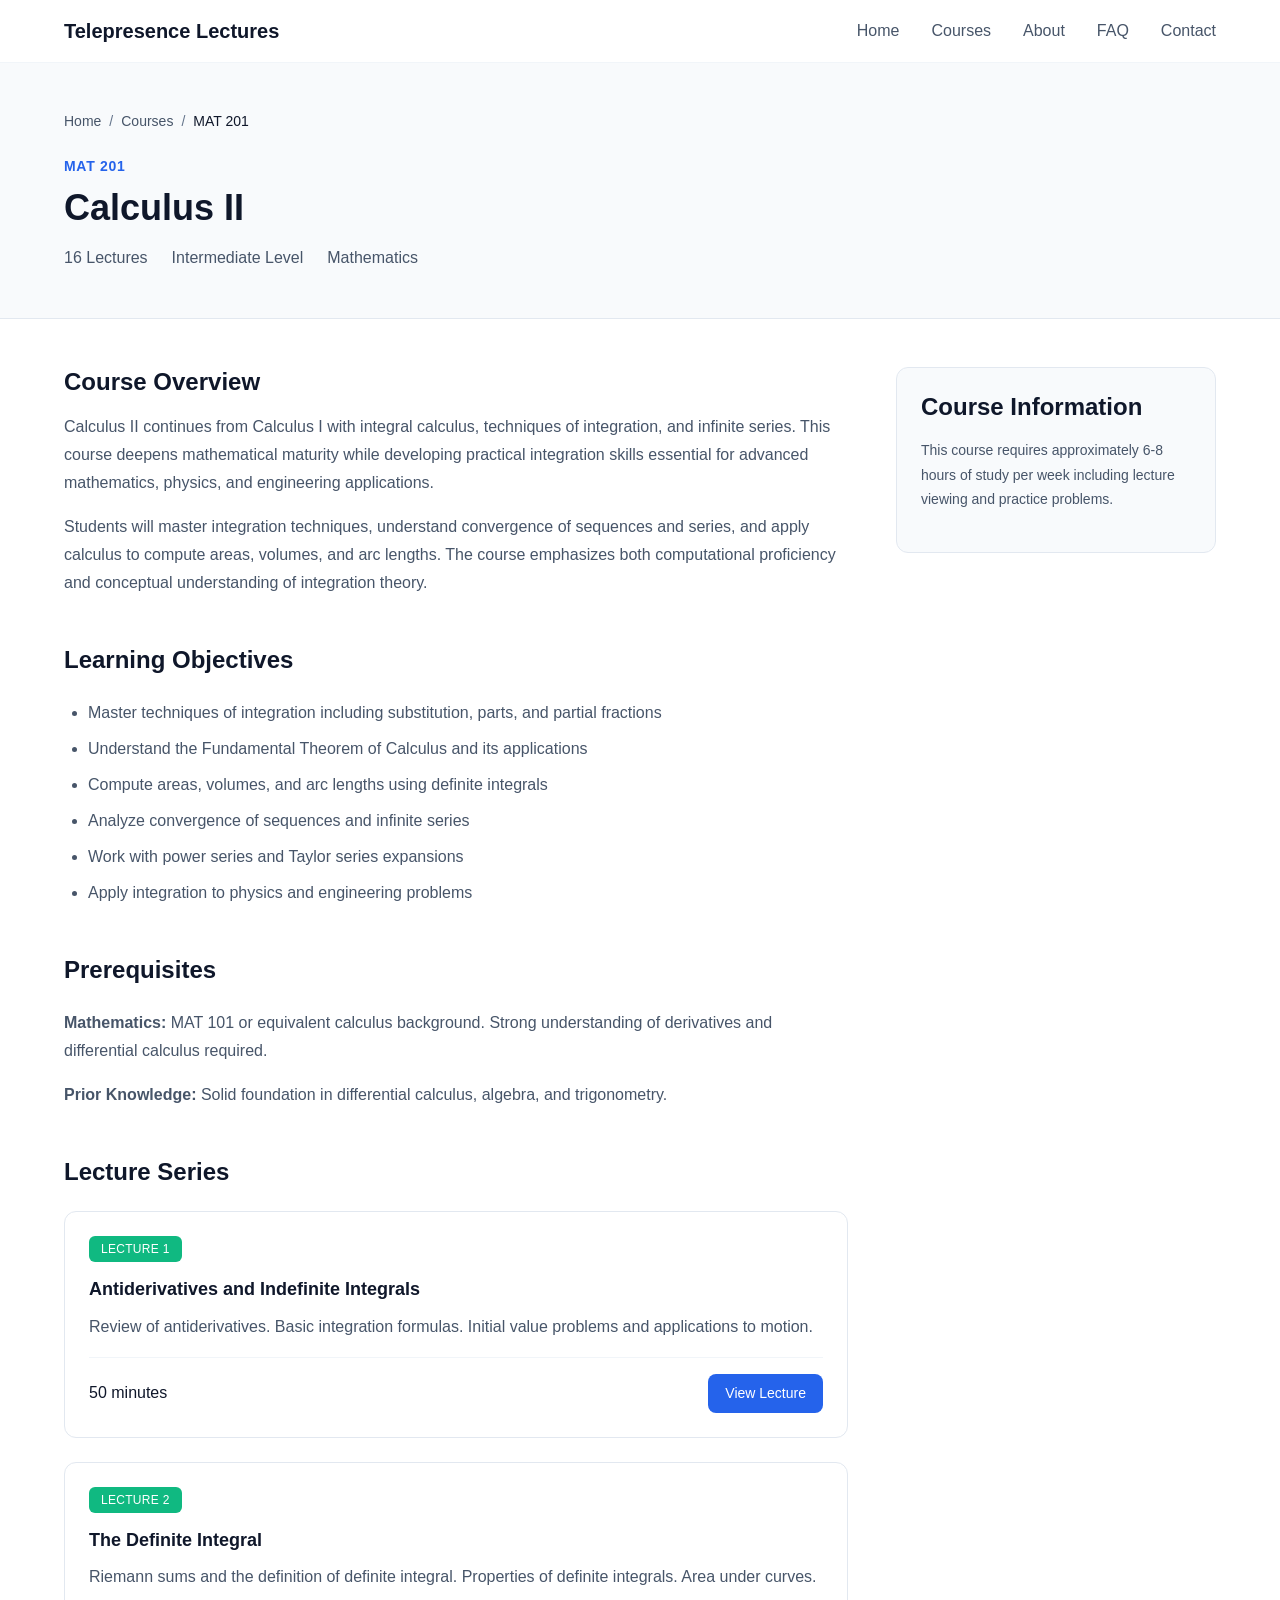
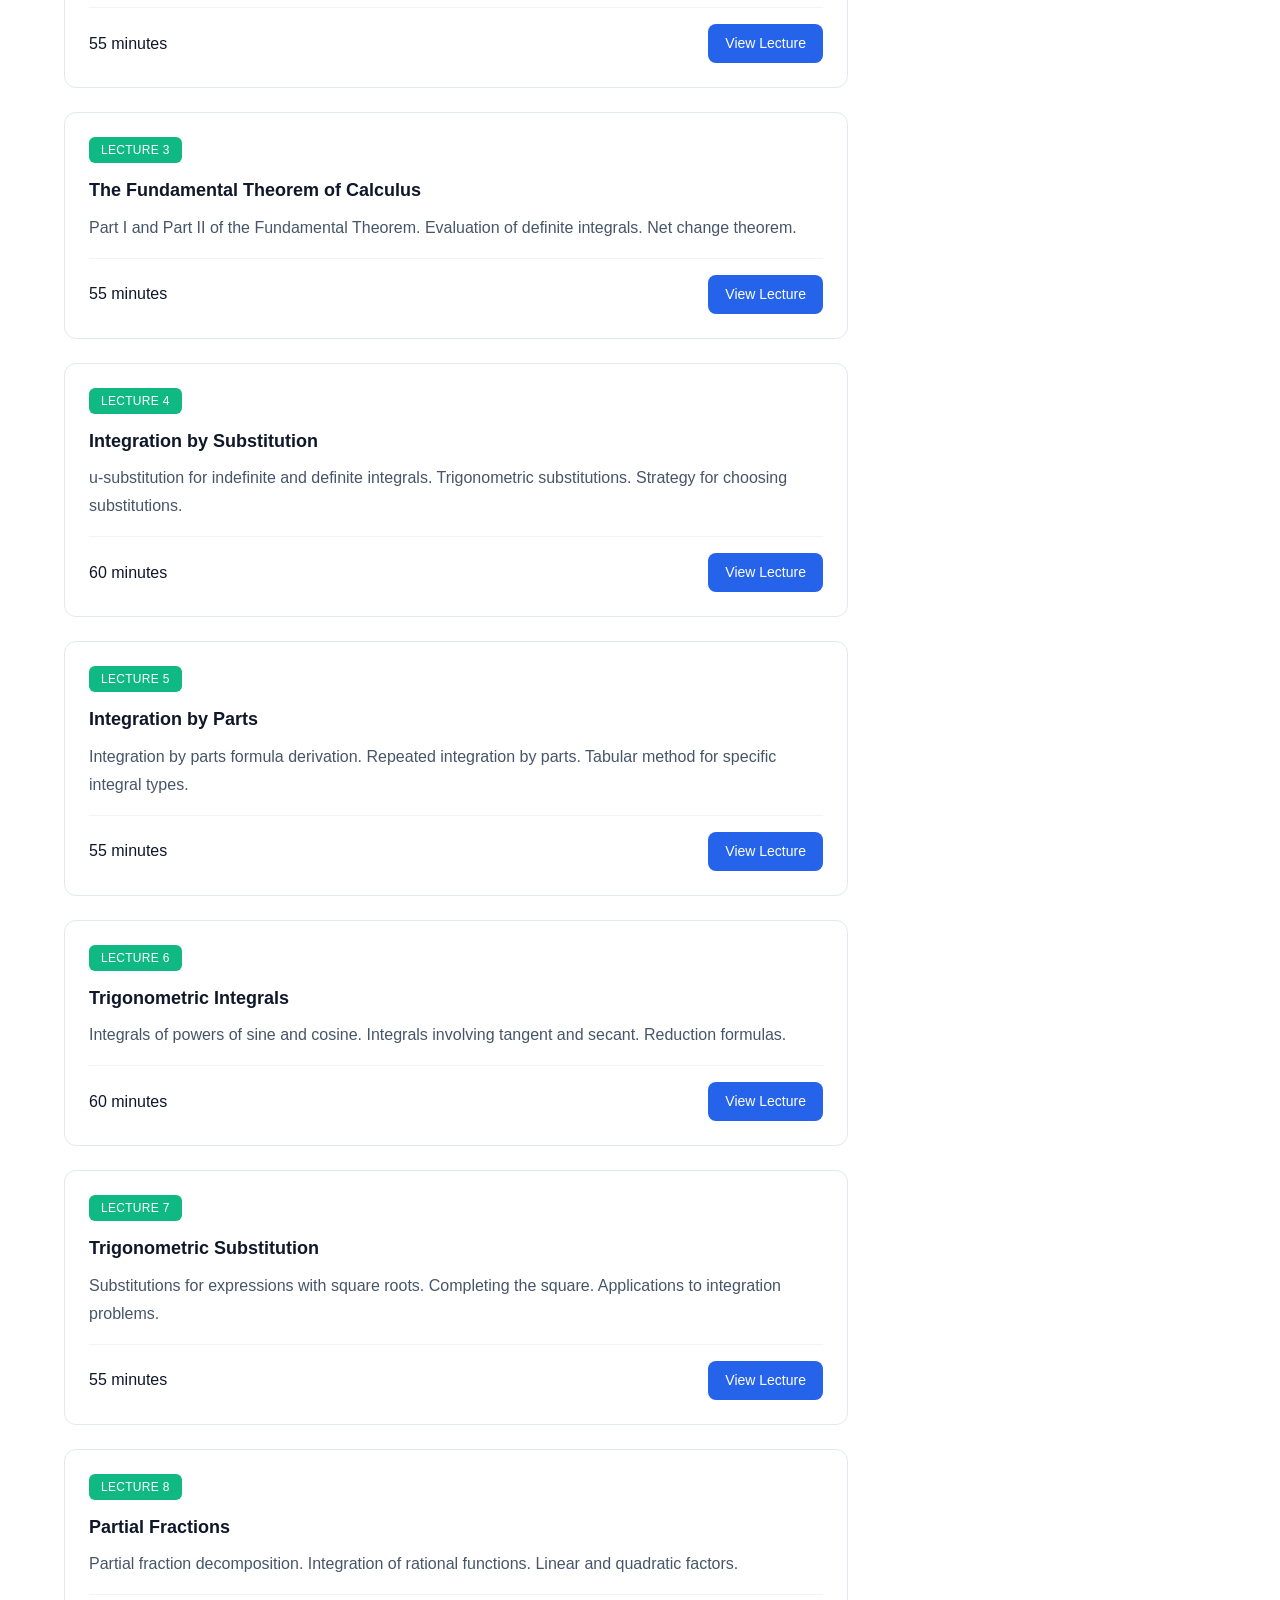
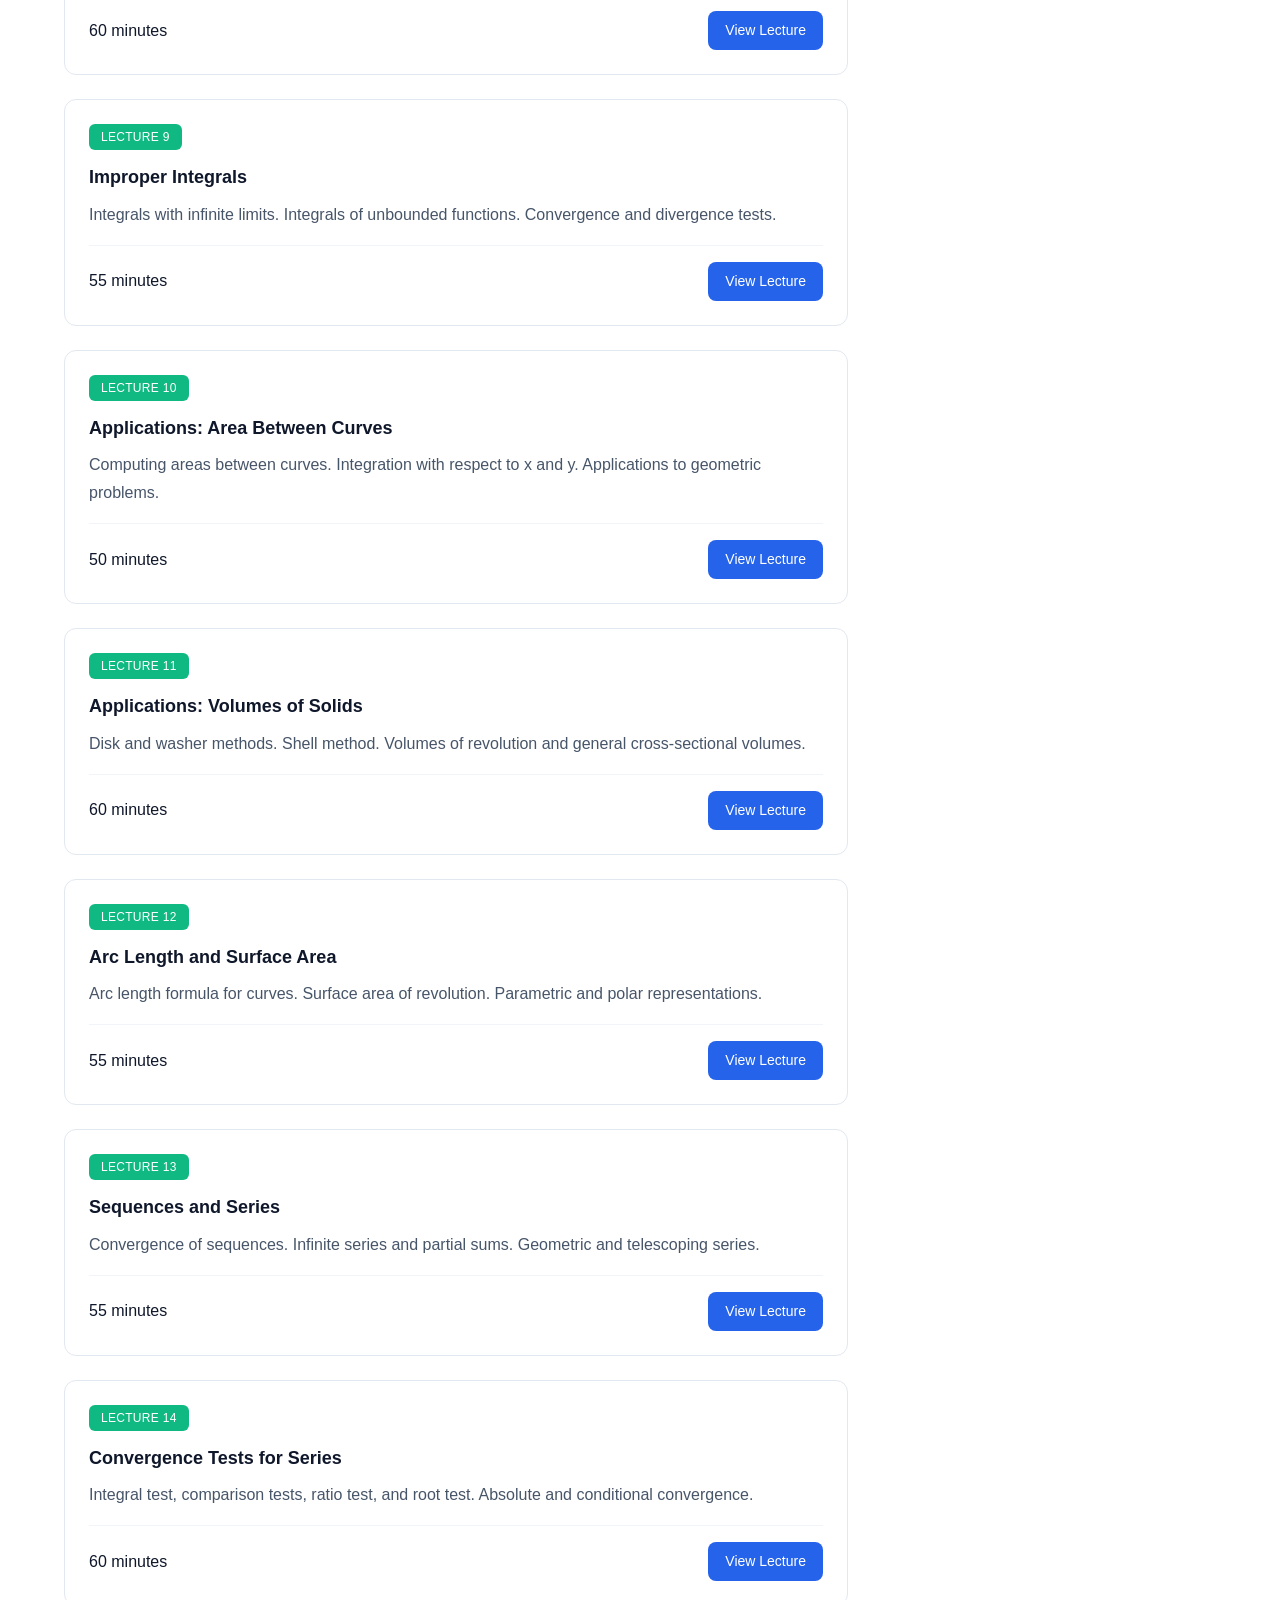
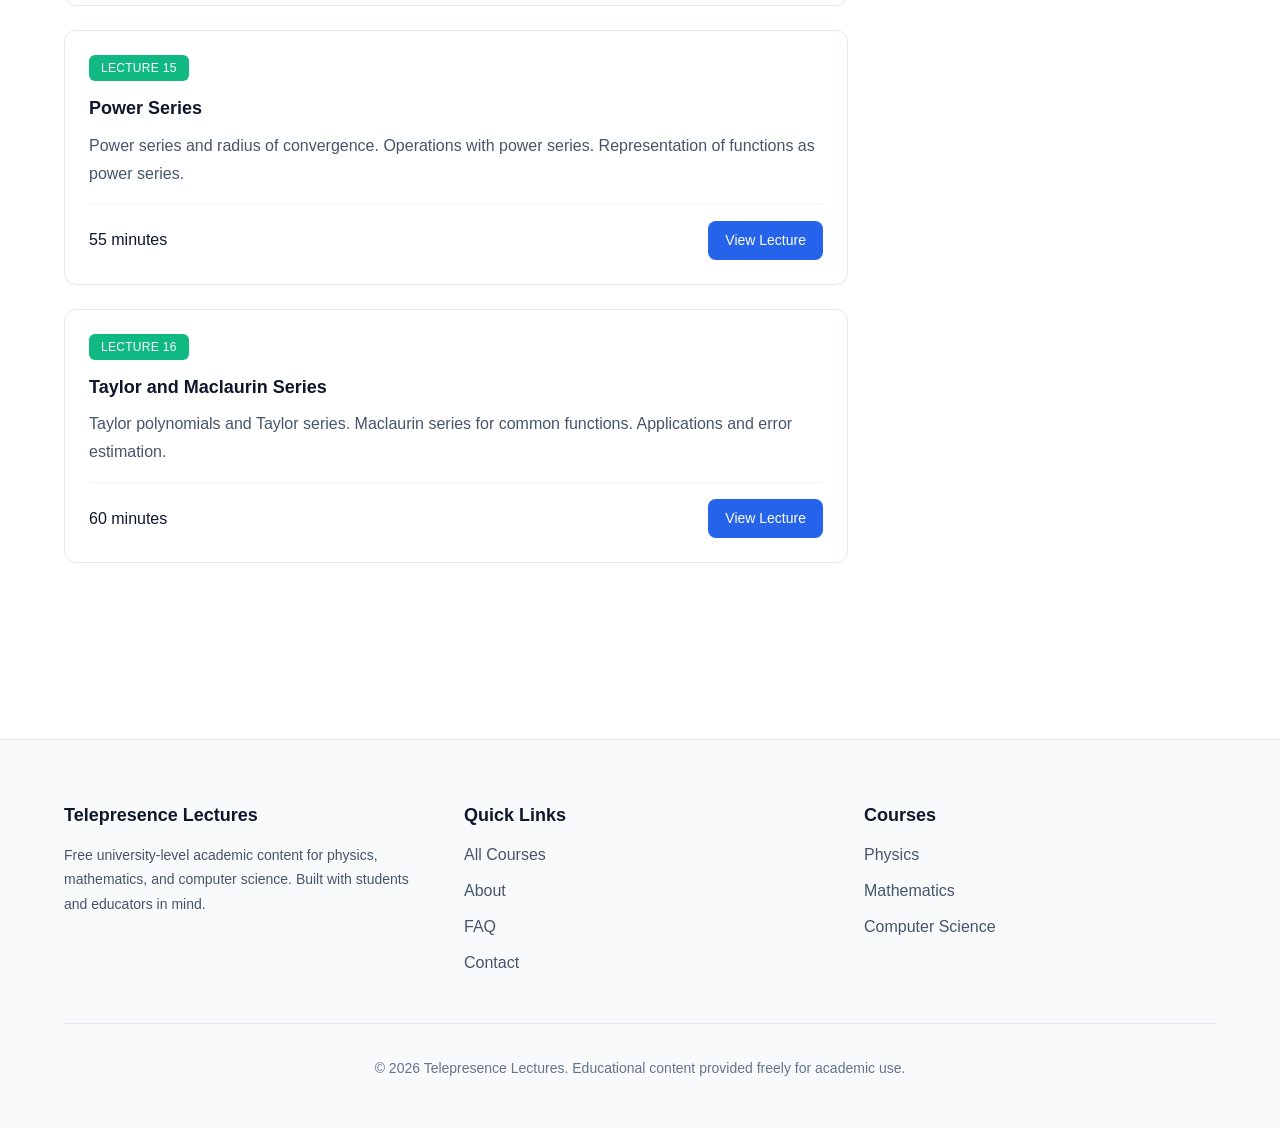
<file: pages/mat201.html>
<!DOCTYPE html>
<html lang="en">
<head>
  <meta charset="UTF-8">
  <meta name="viewport" content="width=device-width, initial-scale=1.0">
  <meta name="description" content="MAT 201: Calculus II. Comprehensive lectures on calculus ii">
  <title>MAT 201: Calculus II - Telepresence Lectures</title>
  <link rel="stylesheet" href="/src/css/base.css">
  <link rel="stylesheet" href="/src/css/layout.css">
  <link rel="stylesheet" href="/src/css/components.css">
  <link rel="stylesheet" href="/src/css/animations.css">
  <link rel="stylesheet" href="/src/css/pages.css">
</head>
<body>
  <a href="#main-content" class="skip-link">Skip to main content</a>
  <header class="site-header">
    <div class="header__inner">
      <a href="/" class="header__logo">Telepresence Lectures</a>
      <nav class="site-nav" aria-label="Main navigation">
        <button class="nav__toggle" aria-expanded="false" aria-label="Toggle navigation menu">
          <span class="nav__toggle-bar"></span>
          <span class="nav__toggle-bar"></span>
          <span class="nav__toggle-bar"></span>
        </button>
        <ul class="nav__list">
          <li class="nav__item"><a href="/" class="nav__link">Home</a></li>
          <li class="nav__item"><a href="/pages/courses.html" class="nav__link">Courses</a></li>
          <li class="nav__item"><a href="/pages/about.html" class="nav__link">About</a></li>
          <li class="nav__item"><a href="/pages/faq.html" class="nav__link">FAQ</a></li>
          <li class="nav__item"><a href="/pages/contact.html" class="nav__link">Contact</a></li>
        </ul>
      </nav>
    </div>
  </header>
  <main id="main-content">
    <section class="course-header">
      <div class="container">
        <nav class="breadcrumbs" aria-label="Breadcrumb">
          <span class="breadcrumbs__item"><a href="/" class="breadcrumbs__link">Home</a></span>
          <span class="breadcrumbs__separator">/</span>
          <span class="breadcrumbs__item"><a href="/pages/courses.html" class="breadcrumbs__link">Courses</a></span>
          <span class="breadcrumbs__separator">/</span>
          <span class="breadcrumbs__item">MAT 201</span>
        </nav>
        <div class="course-header__code">MAT 201</div>
        <h1 class="course-header__title">Calculus II</h1>
        <div class="course-header__meta">
          <span class="course-header__meta-item">16 Lectures</span>
          <span class="course-header__meta-item">Intermediate Level</span>
          <span class="course-header__meta-item">Mathematics</span>
        </div>
      </div>
    </section>
    <section class="course-content">
      <div class="container">
        <div class="course-layout">
          <div class="course-main">
            <section class="course-overview animate-on-scroll">
              <h2 class="course-overview__title">Course Overview</h2>
              <p class="course-overview__text">Calculus II continues from Calculus I with integral calculus, techniques of integration, and infinite series. This course deepens mathematical maturity while developing practical integration skills essential for advanced mathematics, physics, and engineering applications.</p>
              <p class="course-overview__text">Students will master integration techniques, understand convergence of sequences and series, and apply calculus to compute areas, volumes, and arc lengths. The course emphasizes both computational proficiency and conceptual understanding of integration theory.</p>
            </section>
            <section class="course-section animate-on-scroll">
              <h2 class="course-section__title">Learning Objectives</h2>
              <ul class="course-list">                <li>Master techniques of integration including substitution, parts, and partial fractions</li>
                <li>Understand the Fundamental Theorem of Calculus and its applications</li>
                <li>Compute areas, volumes, and arc lengths using definite integrals</li>
                <li>Analyze convergence of sequences and infinite series</li>
                <li>Work with power series and Taylor series expansions</li>
                <li>Apply integration to physics and engineering problems</li></ul>
            </section>
            <section class="course-section animate-on-scroll">
              <h2 class="course-section__title">Prerequisites</h2>
              <p class="course-overview__text"><strong>Mathematics:</strong> MAT 101 or equivalent calculus background. Strong understanding of derivatives and differential calculus required.</p>
              <p class="course-overview__text"><strong>Prior Knowledge:</strong> Solid foundation in differential calculus, algebra, and trigonometry.</p>
            </section>
            <section class="course-section">
              <h2 class="course-section__title">Lecture Series</h2>
              <div class="lectures-grid">
                <article class="card lecture-card animate-on-scroll">
                  <div class="lecture-card__header"><span class="badge badge--success">Lecture 1</span></div>
                  <h3 class="lecture-card__title">Antiderivatives and Indefinite Integrals</h3>
                  <p class="lecture-card__description">Review of antiderivatives. Basic integration formulas. Initial value problems and applications to motion.</p>
                  <div class="lecture-card__footer">
                    <span class="card__meta-item">50 minutes</span>
                    <button class="btn btn--primary btn--sm">View Lecture</button>
                  </div>
                </article>

                <article class="card lecture-card animate-on-scroll">
                  <div class="lecture-card__header"><span class="badge badge--success">Lecture 2</span></div>
                  <h3 class="lecture-card__title">The Definite Integral</h3>
                  <p class="lecture-card__description">Riemann sums and the definition of definite integral. Properties of definite integrals. Area under curves.</p>
                  <div class="lecture-card__footer">
                    <span class="card__meta-item">55 minutes</span>
                    <button class="btn btn--primary btn--sm">View Lecture</button>
                  </div>
                </article>

                <article class="card lecture-card animate-on-scroll">
                  <div class="lecture-card__header"><span class="badge badge--success">Lecture 3</span></div>
                  <h3 class="lecture-card__title">The Fundamental Theorem of Calculus</h3>
                  <p class="lecture-card__description">Part I and Part II of the Fundamental Theorem. Evaluation of definite integrals. Net change theorem.</p>
                  <div class="lecture-card__footer">
                    <span class="card__meta-item">55 minutes</span>
                    <button class="btn btn--primary btn--sm">View Lecture</button>
                  </div>
                </article>

                <article class="card lecture-card animate-on-scroll">
                  <div class="lecture-card__header"><span class="badge badge--success">Lecture 4</span></div>
                  <h3 class="lecture-card__title">Integration by Substitution</h3>
                  <p class="lecture-card__description">u-substitution for indefinite and definite integrals. Trigonometric substitutions. Strategy for choosing substitutions.</p>
                  <div class="lecture-card__footer">
                    <span class="card__meta-item">60 minutes</span>
                    <button class="btn btn--primary btn--sm">View Lecture</button>
                  </div>
                </article>

                <article class="card lecture-card animate-on-scroll">
                  <div class="lecture-card__header"><span class="badge badge--success">Lecture 5</span></div>
                  <h3 class="lecture-card__title">Integration by Parts</h3>
                  <p class="lecture-card__description">Integration by parts formula derivation. Repeated integration by parts. Tabular method for specific integral types.</p>
                  <div class="lecture-card__footer">
                    <span class="card__meta-item">55 minutes</span>
                    <button class="btn btn--primary btn--sm">View Lecture</button>
                  </div>
                </article>

                <article class="card lecture-card animate-on-scroll">
                  <div class="lecture-card__header"><span class="badge badge--success">Lecture 6</span></div>
                  <h3 class="lecture-card__title">Trigonometric Integrals</h3>
                  <p class="lecture-card__description">Integrals of powers of sine and cosine. Integrals involving tangent and secant. Reduction formulas.</p>
                  <div class="lecture-card__footer">
                    <span class="card__meta-item">60 minutes</span>
                    <button class="btn btn--primary btn--sm">View Lecture</button>
                  </div>
                </article>

                <article class="card lecture-card animate-on-scroll">
                  <div class="lecture-card__header"><span class="badge badge--success">Lecture 7</span></div>
                  <h3 class="lecture-card__title">Trigonometric Substitution</h3>
                  <p class="lecture-card__description">Substitutions for expressions with square roots. Completing the square. Applications to integration problems.</p>
                  <div class="lecture-card__footer">
                    <span class="card__meta-item">55 minutes</span>
                    <button class="btn btn--primary btn--sm">View Lecture</button>
                  </div>
                </article>

                <article class="card lecture-card animate-on-scroll">
                  <div class="lecture-card__header"><span class="badge badge--success">Lecture 8</span></div>
                  <h3 class="lecture-card__title">Partial Fractions</h3>
                  <p class="lecture-card__description">Partial fraction decomposition. Integration of rational functions. Linear and quadratic factors.</p>
                  <div class="lecture-card__footer">
                    <span class="card__meta-item">60 minutes</span>
                    <button class="btn btn--primary btn--sm">View Lecture</button>
                  </div>
                </article>

                <article class="card lecture-card animate-on-scroll">
                  <div class="lecture-card__header"><span class="badge badge--success">Lecture 9</span></div>
                  <h3 class="lecture-card__title">Improper Integrals</h3>
                  <p class="lecture-card__description">Integrals with infinite limits. Integrals of unbounded functions. Convergence and divergence tests.</p>
                  <div class="lecture-card__footer">
                    <span class="card__meta-item">55 minutes</span>
                    <button class="btn btn--primary btn--sm">View Lecture</button>
                  </div>
                </article>

                <article class="card lecture-card animate-on-scroll">
                  <div class="lecture-card__header"><span class="badge badge--success">Lecture 10</span></div>
                  <h3 class="lecture-card__title">Applications: Area Between Curves</h3>
                  <p class="lecture-card__description">Computing areas between curves. Integration with respect to x and y. Applications to geometric problems.</p>
                  <div class="lecture-card__footer">
                    <span class="card__meta-item">50 minutes</span>
                    <button class="btn btn--primary btn--sm">View Lecture</button>
                  </div>
                </article>

                <article class="card lecture-card animate-on-scroll">
                  <div class="lecture-card__header"><span class="badge badge--success">Lecture 11</span></div>
                  <h3 class="lecture-card__title">Applications: Volumes of Solids</h3>
                  <p class="lecture-card__description">Disk and washer methods. Shell method. Volumes of revolution and general cross-sectional volumes.</p>
                  <div class="lecture-card__footer">
                    <span class="card__meta-item">60 minutes</span>
                    <button class="btn btn--primary btn--sm">View Lecture</button>
                  </div>
                </article>

                <article class="card lecture-card animate-on-scroll">
                  <div class="lecture-card__header"><span class="badge badge--success">Lecture 12</span></div>
                  <h3 class="lecture-card__title">Arc Length and Surface Area</h3>
                  <p class="lecture-card__description">Arc length formula for curves. Surface area of revolution. Parametric and polar representations.</p>
                  <div class="lecture-card__footer">
                    <span class="card__meta-item">55 minutes</span>
                    <button class="btn btn--primary btn--sm">View Lecture</button>
                  </div>
                </article>

                <article class="card lecture-card animate-on-scroll">
                  <div class="lecture-card__header"><span class="badge badge--success">Lecture 13</span></div>
                  <h3 class="lecture-card__title">Sequences and Series</h3>
                  <p class="lecture-card__description">Convergence of sequences. Infinite series and partial sums. Geometric and telescoping series.</p>
                  <div class="lecture-card__footer">
                    <span class="card__meta-item">55 minutes</span>
                    <button class="btn btn--primary btn--sm">View Lecture</button>
                  </div>
                </article>

                <article class="card lecture-card animate-on-scroll">
                  <div class="lecture-card__header"><span class="badge badge--success">Lecture 14</span></div>
                  <h3 class="lecture-card__title">Convergence Tests for Series</h3>
                  <p class="lecture-card__description">Integral test, comparison tests, ratio test, and root test. Absolute and conditional convergence.</p>
                  <div class="lecture-card__footer">
                    <span class="card__meta-item">60 minutes</span>
                    <button class="btn btn--primary btn--sm">View Lecture</button>
                  </div>
                </article>

                <article class="card lecture-card animate-on-scroll">
                  <div class="lecture-card__header"><span class="badge badge--success">Lecture 15</span></div>
                  <h3 class="lecture-card__title">Power Series</h3>
                  <p class="lecture-card__description">Power series and radius of convergence. Operations with power series. Representation of functions as power series.</p>
                  <div class="lecture-card__footer">
                    <span class="card__meta-item">55 minutes</span>
                    <button class="btn btn--primary btn--sm">View Lecture</button>
                  </div>
                </article>

                <article class="card lecture-card animate-on-scroll">
                  <div class="lecture-card__header"><span class="badge badge--success">Lecture 16</span></div>
                  <h3 class="lecture-card__title">Taylor and Maclaurin Series</h3>
                  <p class="lecture-card__description">Taylor polynomials and Taylor series. Maclaurin series for common functions. Applications and error estimation.</p>
                  <div class="lecture-card__footer">
                    <span class="card__meta-item">60 minutes</span>
                    <button class="btn btn--primary btn--sm">View Lecture</button>
                  </div>
                </article></div>
            </section>
          </div>
          <aside class="course-sidebar">
            <h3>Course Information</h3>
            <p>This course requires approximately 6-8 hours of study per week including lecture viewing and practice problems.</p>
          </aside>
        </div>
      </div>
    </section>
  </main>
  <footer class="site-footer">
    <div class="container">
      <div class="footer__grid">
        <div class="footer__section">
          <h3 class="footer__section-title">Telepresence Lectures</h3>
          <p class="footer__text">Free university-level academic content for physics, mathematics, and computer science. Built with students and educators in mind.</p>
        </div>
        <div class="footer__section">
          <h3 class="footer__section-title">Quick Links</h3>
          <ul class="footer__list">
            <li><a href="/pages/courses.html" class="footer__link">All Courses</a></li>
            <li><a href="/pages/about.html" class="footer__link">About</a></li>
            <li><a href="/pages/faq.html" class="footer__link">FAQ</a></li>
            <li><a href="/pages/contact.html" class="footer__link">Contact</a></li>
          </ul>
        </div>
        <div class="footer__section">
          <h3 class="footer__section-title">Courses</h3>
          <ul class="footer__list">
            <li><a href="/pages/phy101.html" class="footer__link">Physics</a></li>
            <li><a href="/pages/mat101.html" class="footer__link">Mathematics</a></li>
            <li><a href="/pages/csc150.html" class="footer__link">Computer Science</a></li>
          </ul>
        </div>
      </div>
      <div class="footer__bottom">
        <p>&copy; 2026 Telepresence Lectures. Educational content provided freely for academic use.</p>
      </div>
    </div>
  </footer>
  <script type="module" src="/src/js/main.js"></script>
</body>
</html>
</file>
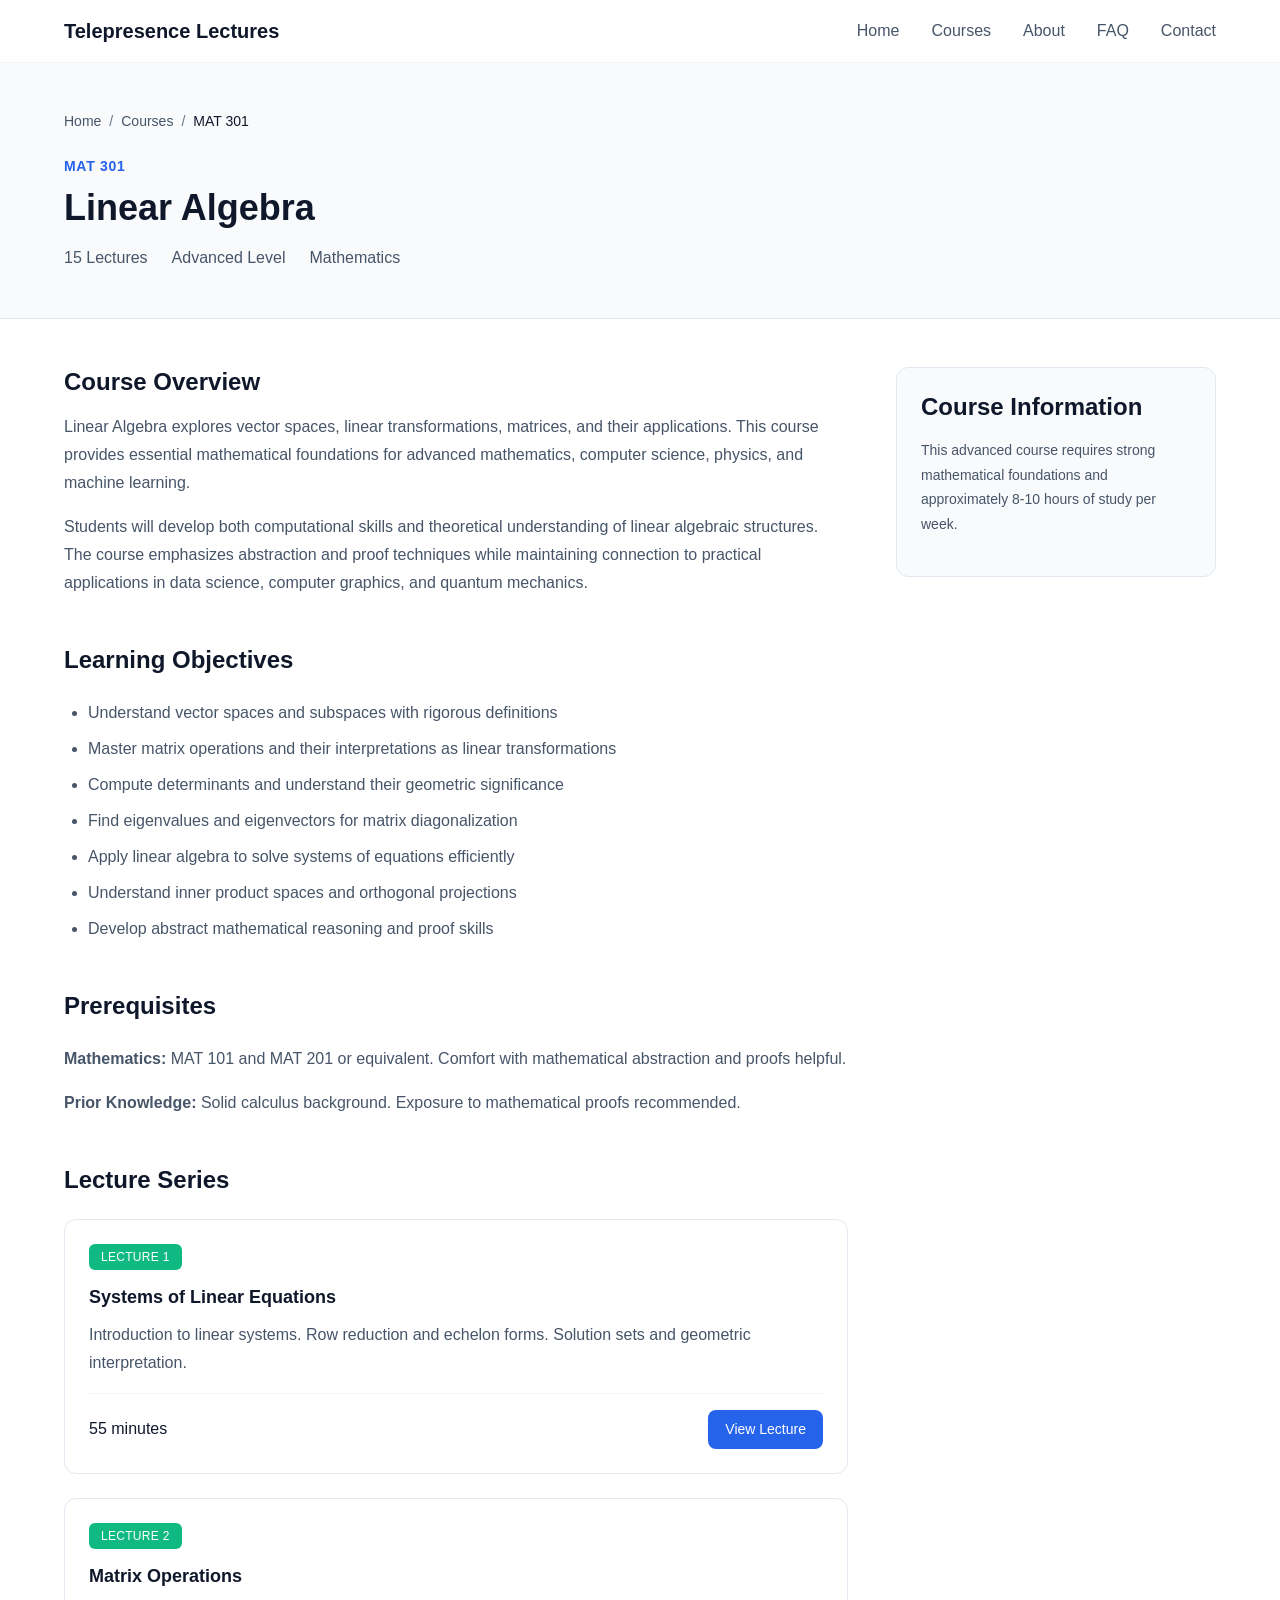
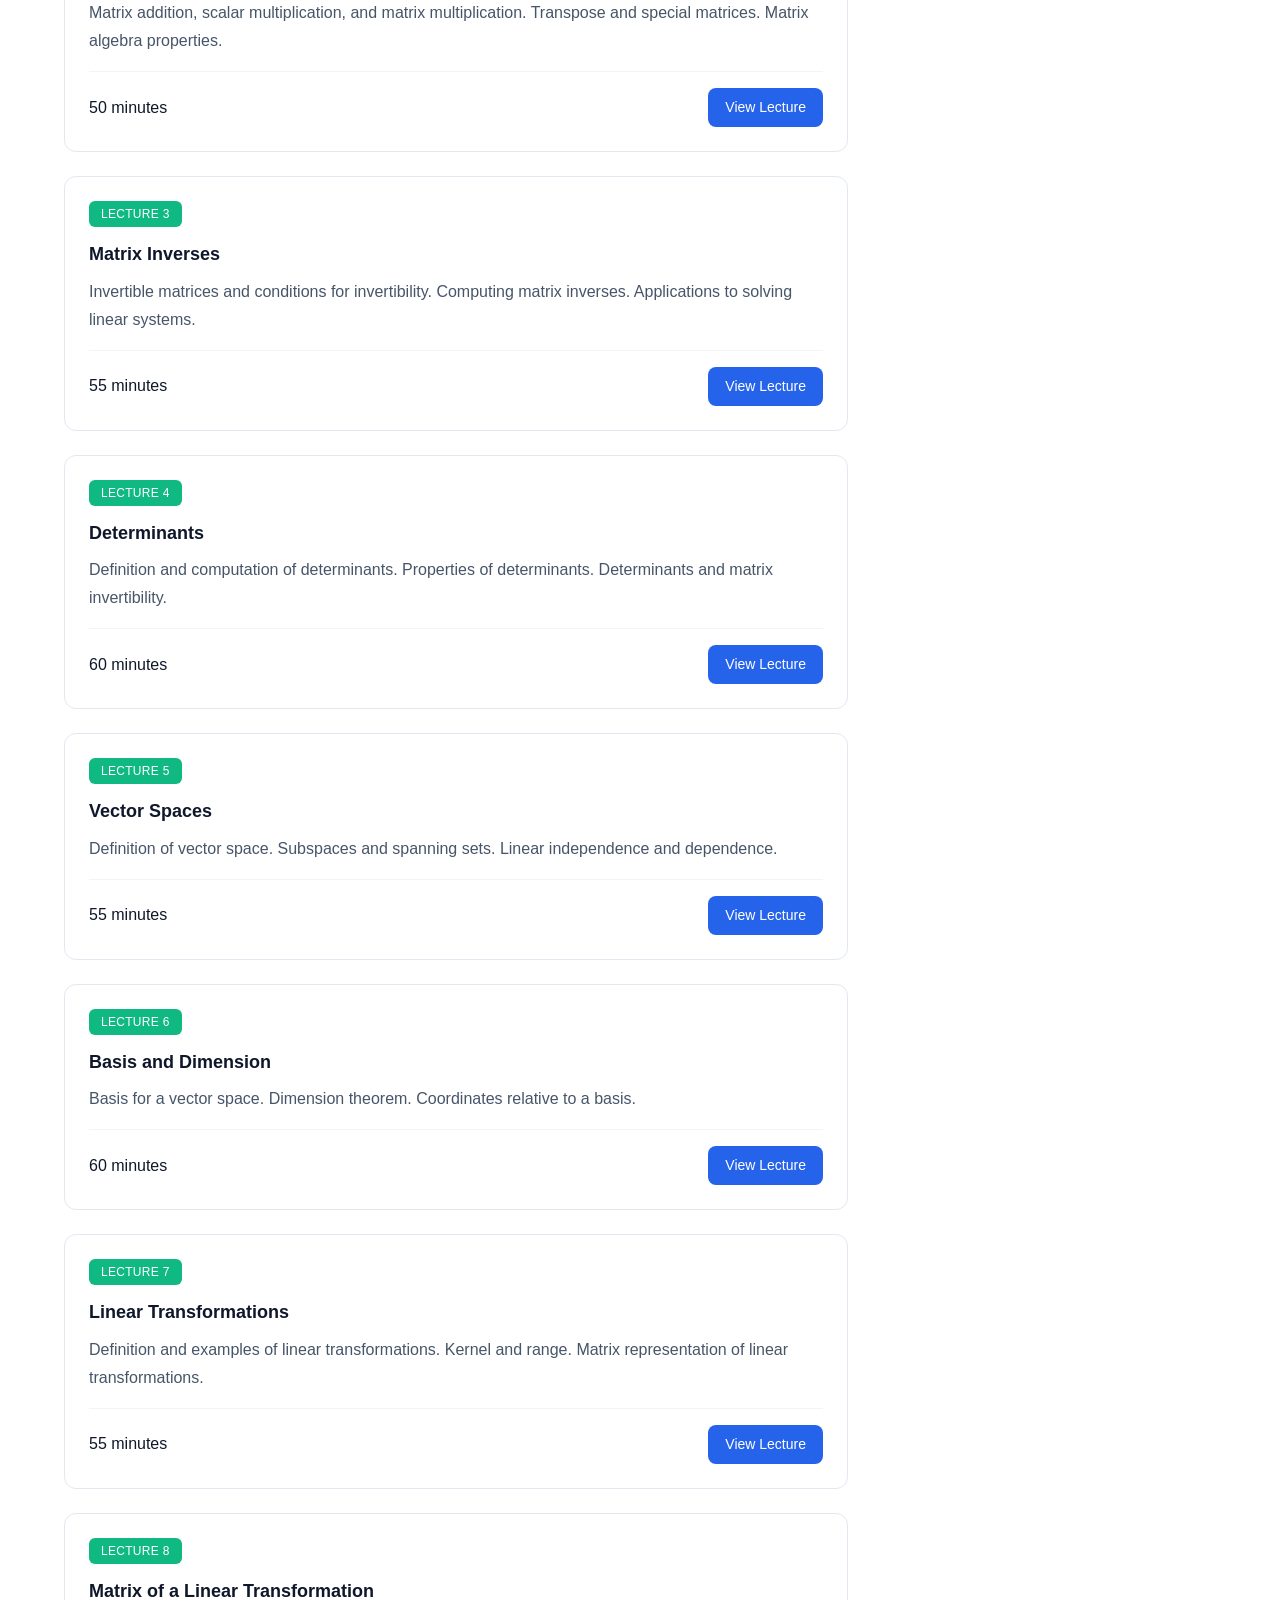
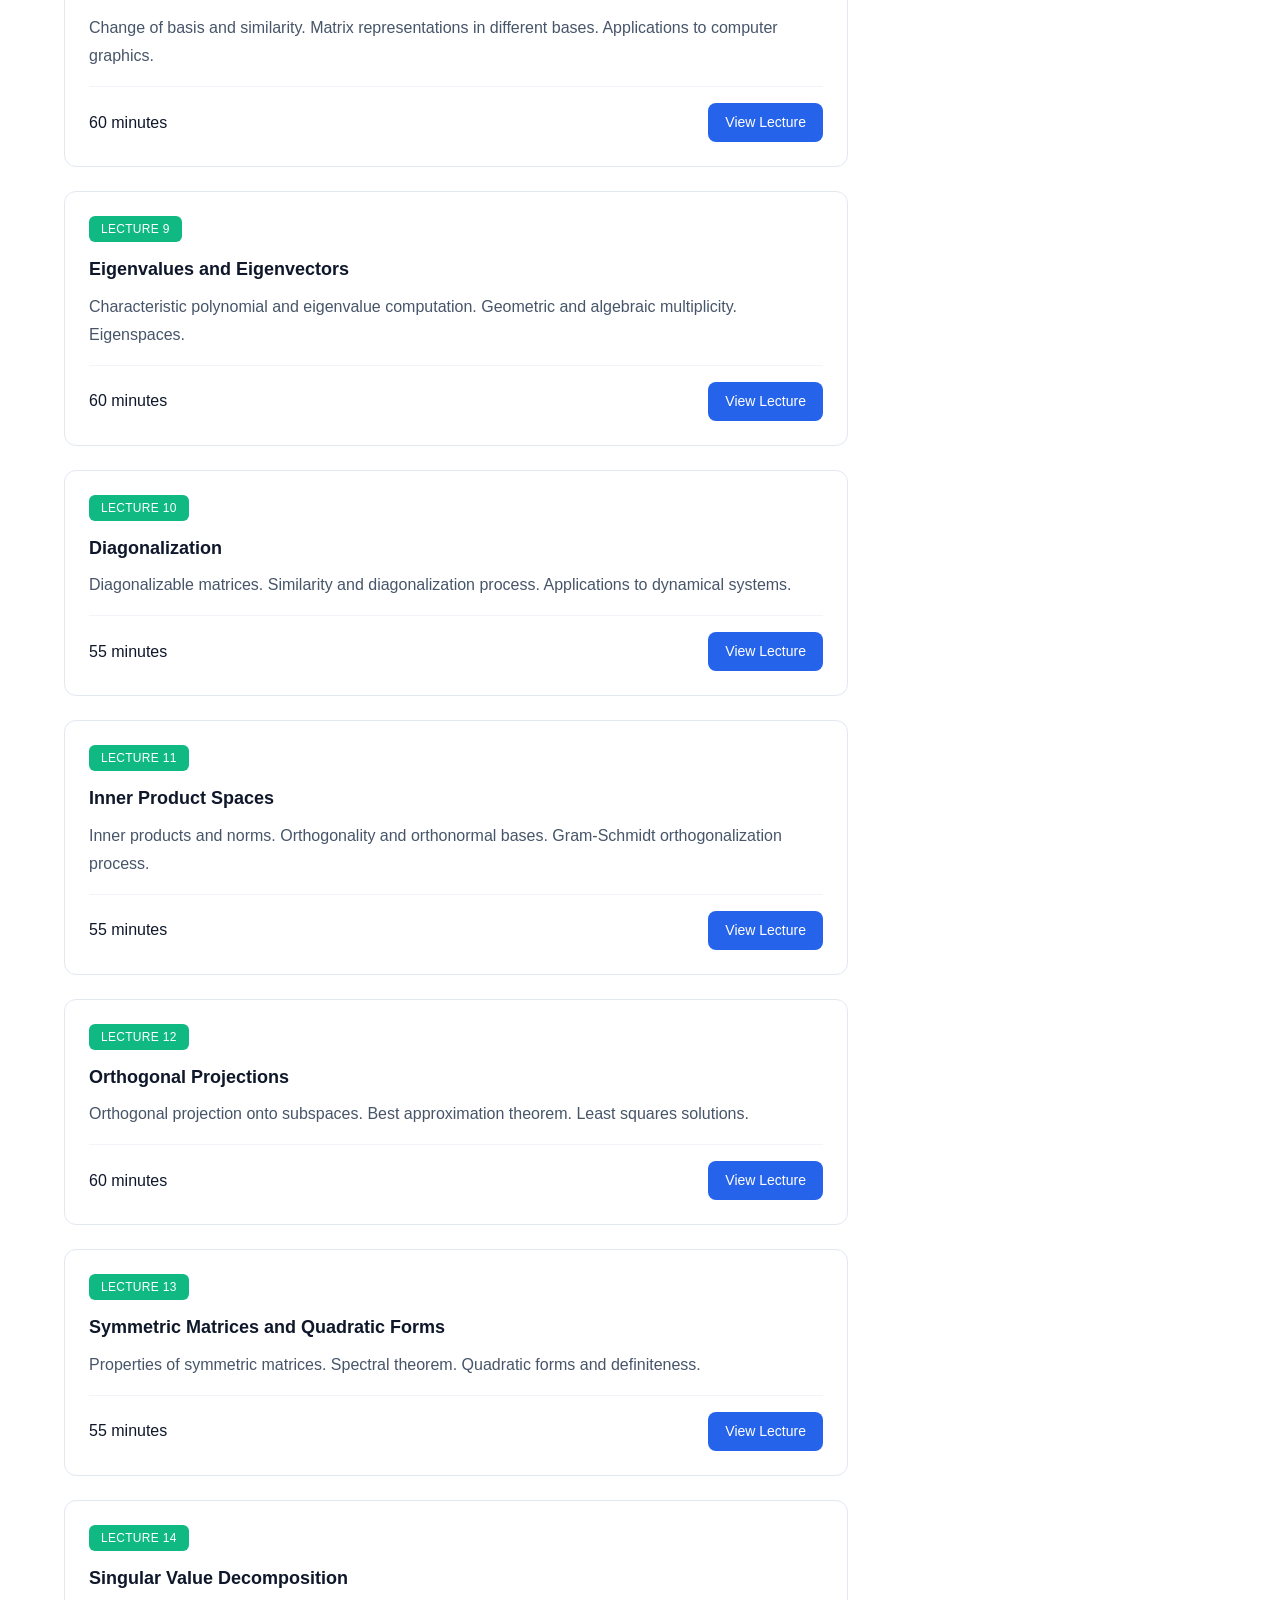
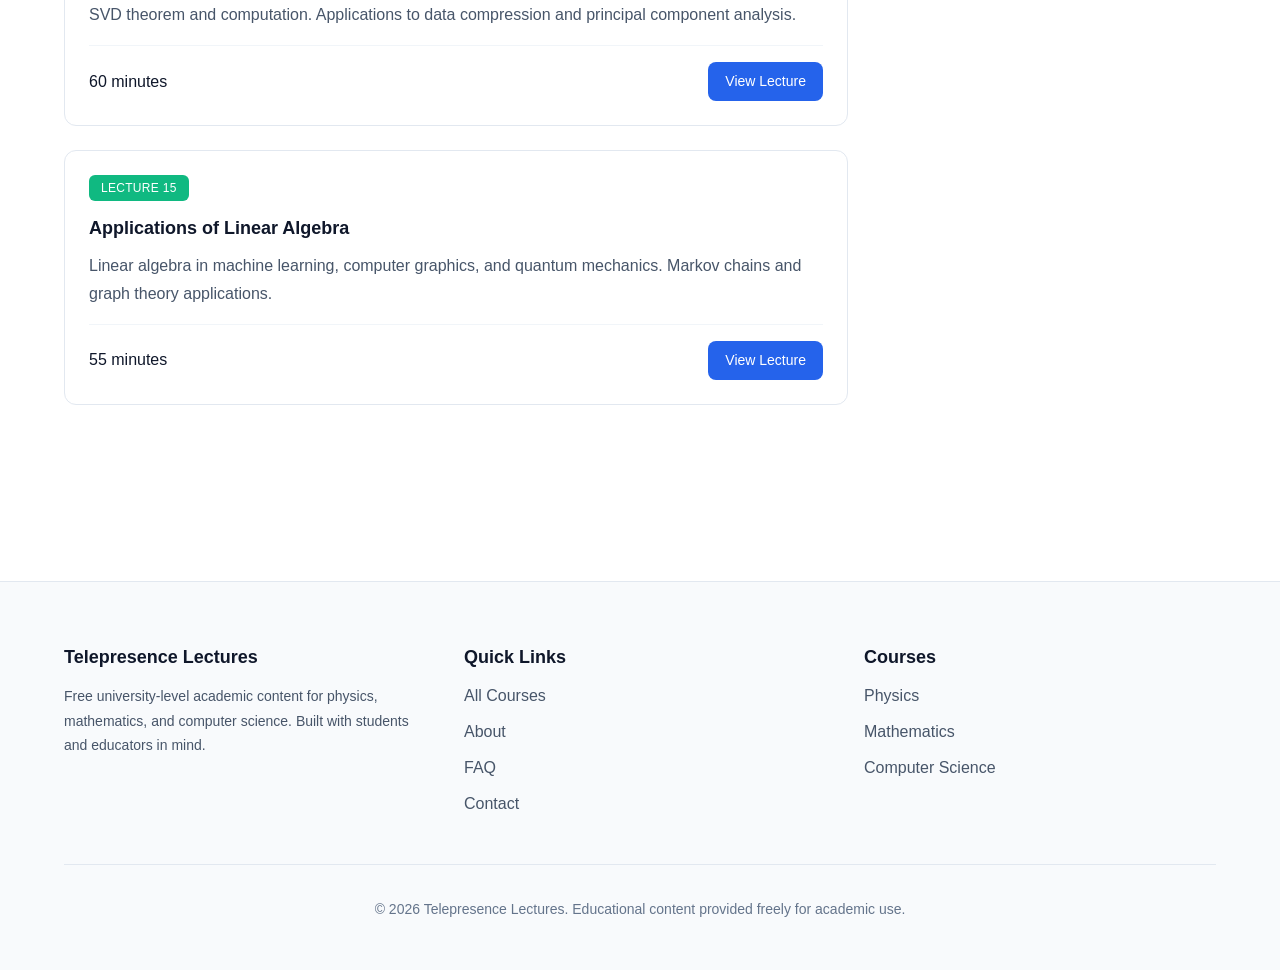
<file: pages/mat301.html>
<!DOCTYPE html>
<html lang="en">
<head>
  <meta charset="UTF-8">
  <meta name="viewport" content="width=device-width, initial-scale=1.0">
  <meta name="description" content="MAT 301: Linear Algebra. Comprehensive lectures on linear algebra">
  <title>MAT 301: Linear Algebra - Telepresence Lectures</title>
  <link rel="stylesheet" href="/src/css/base.css">
  <link rel="stylesheet" href="/src/css/layout.css">
  <link rel="stylesheet" href="/src/css/components.css">
  <link rel="stylesheet" href="/src/css/animations.css">
  <link rel="stylesheet" href="/src/css/pages.css">
</head>
<body>
  <a href="#main-content" class="skip-link">Skip to main content</a>
  <header class="site-header">
    <div class="header__inner">
      <a href="/" class="header__logo">Telepresence Lectures</a>
      <nav class="site-nav" aria-label="Main navigation">
        <button class="nav__toggle" aria-expanded="false" aria-label="Toggle navigation menu">
          <span class="nav__toggle-bar"></span>
          <span class="nav__toggle-bar"></span>
          <span class="nav__toggle-bar"></span>
        </button>
        <ul class="nav__list">
          <li class="nav__item"><a href="/" class="nav__link">Home</a></li>
          <li class="nav__item"><a href="/pages/courses.html" class="nav__link">Courses</a></li>
          <li class="nav__item"><a href="/pages/about.html" class="nav__link">About</a></li>
          <li class="nav__item"><a href="/pages/faq.html" class="nav__link">FAQ</a></li>
          <li class="nav__item"><a href="/pages/contact.html" class="nav__link">Contact</a></li>
        </ul>
      </nav>
    </div>
  </header>
  <main id="main-content">
    <section class="course-header">
      <div class="container">
        <nav class="breadcrumbs" aria-label="Breadcrumb">
          <span class="breadcrumbs__item"><a href="/" class="breadcrumbs__link">Home</a></span>
          <span class="breadcrumbs__separator">/</span>
          <span class="breadcrumbs__item"><a href="/pages/courses.html" class="breadcrumbs__link">Courses</a></span>
          <span class="breadcrumbs__separator">/</span>
          <span class="breadcrumbs__item">MAT 301</span>
        </nav>
        <div class="course-header__code">MAT 301</div>
        <h1 class="course-header__title">Linear Algebra</h1>
        <div class="course-header__meta">
          <span class="course-header__meta-item">15 Lectures</span>
          <span class="course-header__meta-item">Advanced Level</span>
          <span class="course-header__meta-item">Mathematics</span>
        </div>
      </div>
    </section>
    <section class="course-content">
      <div class="container">
        <div class="course-layout">
          <div class="course-main">
            <section class="course-overview animate-on-scroll">
              <h2 class="course-overview__title">Course Overview</h2>
              <p class="course-overview__text">Linear Algebra explores vector spaces, linear transformations, matrices, and their applications. This course provides essential mathematical foundations for advanced mathematics, computer science, physics, and machine learning.</p>
              <p class="course-overview__text">Students will develop both computational skills and theoretical understanding of linear algebraic structures. The course emphasizes abstraction and proof techniques while maintaining connection to practical applications in data science, computer graphics, and quantum mechanics.</p>
            </section>
            <section class="course-section animate-on-scroll">
              <h2 class="course-section__title">Learning Objectives</h2>
              <ul class="course-list">                <li>Understand vector spaces and subspaces with rigorous definitions</li>
                <li>Master matrix operations and their interpretations as linear transformations</li>
                <li>Compute determinants and understand their geometric significance</li>
                <li>Find eigenvalues and eigenvectors for matrix diagonalization</li>
                <li>Apply linear algebra to solve systems of equations efficiently</li>
                <li>Understand inner product spaces and orthogonal projections</li>
                <li>Develop abstract mathematical reasoning and proof skills</li></ul>
            </section>
            <section class="course-section animate-on-scroll">
              <h2 class="course-section__title">Prerequisites</h2>
              <p class="course-overview__text"><strong>Mathematics:</strong> MAT 101 and MAT 201 or equivalent. Comfort with mathematical abstraction and proofs helpful.</p>
              <p class="course-overview__text"><strong>Prior Knowledge:</strong> Solid calculus background. Exposure to mathematical proofs recommended.</p>
            </section>
            <section class="course-section">
              <h2 class="course-section__title">Lecture Series</h2>
              <div class="lectures-grid">
                <article class="card lecture-card animate-on-scroll">
                  <div class="lecture-card__header"><span class="badge badge--success">Lecture 1</span></div>
                  <h3 class="lecture-card__title">Systems of Linear Equations</h3>
                  <p class="lecture-card__description">Introduction to linear systems. Row reduction and echelon forms. Solution sets and geometric interpretation.</p>
                  <div class="lecture-card__footer">
                    <span class="card__meta-item">55 minutes</span>
                    <button class="btn btn--primary btn--sm">View Lecture</button>
                  </div>
                </article>

                <article class="card lecture-card animate-on-scroll">
                  <div class="lecture-card__header"><span class="badge badge--success">Lecture 2</span></div>
                  <h3 class="lecture-card__title">Matrix Operations</h3>
                  <p class="lecture-card__description">Matrix addition, scalar multiplication, and matrix multiplication. Transpose and special matrices. Matrix algebra properties.</p>
                  <div class="lecture-card__footer">
                    <span class="card__meta-item">50 minutes</span>
                    <button class="btn btn--primary btn--sm">View Lecture</button>
                  </div>
                </article>

                <article class="card lecture-card animate-on-scroll">
                  <div class="lecture-card__header"><span class="badge badge--success">Lecture 3</span></div>
                  <h3 class="lecture-card__title">Matrix Inverses</h3>
                  <p class="lecture-card__description">Invertible matrices and conditions for invertibility. Computing matrix inverses. Applications to solving linear systems.</p>
                  <div class="lecture-card__footer">
                    <span class="card__meta-item">55 minutes</span>
                    <button class="btn btn--primary btn--sm">View Lecture</button>
                  </div>
                </article>

                <article class="card lecture-card animate-on-scroll">
                  <div class="lecture-card__header"><span class="badge badge--success">Lecture 4</span></div>
                  <h3 class="lecture-card__title">Determinants</h3>
                  <p class="lecture-card__description">Definition and computation of determinants. Properties of determinants. Determinants and matrix invertibility.</p>
                  <div class="lecture-card__footer">
                    <span class="card__meta-item">60 minutes</span>
                    <button class="btn btn--primary btn--sm">View Lecture</button>
                  </div>
                </article>

                <article class="card lecture-card animate-on-scroll">
                  <div class="lecture-card__header"><span class="badge badge--success">Lecture 5</span></div>
                  <h3 class="lecture-card__title">Vector Spaces</h3>
                  <p class="lecture-card__description">Definition of vector space. Subspaces and spanning sets. Linear independence and dependence.</p>
                  <div class="lecture-card__footer">
                    <span class="card__meta-item">55 minutes</span>
                    <button class="btn btn--primary btn--sm">View Lecture</button>
                  </div>
                </article>

                <article class="card lecture-card animate-on-scroll">
                  <div class="lecture-card__header"><span class="badge badge--success">Lecture 6</span></div>
                  <h3 class="lecture-card__title">Basis and Dimension</h3>
                  <p class="lecture-card__description">Basis for a vector space. Dimension theorem. Coordinates relative to a basis.</p>
                  <div class="lecture-card__footer">
                    <span class="card__meta-item">60 minutes</span>
                    <button class="btn btn--primary btn--sm">View Lecture</button>
                  </div>
                </article>

                <article class="card lecture-card animate-on-scroll">
                  <div class="lecture-card__header"><span class="badge badge--success">Lecture 7</span></div>
                  <h3 class="lecture-card__title">Linear Transformations</h3>
                  <p class="lecture-card__description">Definition and examples of linear transformations. Kernel and range. Matrix representation of linear transformations.</p>
                  <div class="lecture-card__footer">
                    <span class="card__meta-item">55 minutes</span>
                    <button class="btn btn--primary btn--sm">View Lecture</button>
                  </div>
                </article>

                <article class="card lecture-card animate-on-scroll">
                  <div class="lecture-card__header"><span class="badge badge--success">Lecture 8</span></div>
                  <h3 class="lecture-card__title">Matrix of a Linear Transformation</h3>
                  <p class="lecture-card__description">Change of basis and similarity. Matrix representations in different bases. Applications to computer graphics.</p>
                  <div class="lecture-card__footer">
                    <span class="card__meta-item">60 minutes</span>
                    <button class="btn btn--primary btn--sm">View Lecture</button>
                  </div>
                </article>

                <article class="card lecture-card animate-on-scroll">
                  <div class="lecture-card__header"><span class="badge badge--success">Lecture 9</span></div>
                  <h3 class="lecture-card__title">Eigenvalues and Eigenvectors</h3>
                  <p class="lecture-card__description">Characteristic polynomial and eigenvalue computation. Geometric and algebraic multiplicity. Eigenspaces.</p>
                  <div class="lecture-card__footer">
                    <span class="card__meta-item">60 minutes</span>
                    <button class="btn btn--primary btn--sm">View Lecture</button>
                  </div>
                </article>

                <article class="card lecture-card animate-on-scroll">
                  <div class="lecture-card__header"><span class="badge badge--success">Lecture 10</span></div>
                  <h3 class="lecture-card__title">Diagonalization</h3>
                  <p class="lecture-card__description">Diagonalizable matrices. Similarity and diagonalization process. Applications to dynamical systems.</p>
                  <div class="lecture-card__footer">
                    <span class="card__meta-item">55 minutes</span>
                    <button class="btn btn--primary btn--sm">View Lecture</button>
                  </div>
                </article>

                <article class="card lecture-card animate-on-scroll">
                  <div class="lecture-card__header"><span class="badge badge--success">Lecture 11</span></div>
                  <h3 class="lecture-card__title">Inner Product Spaces</h3>
                  <p class="lecture-card__description">Inner products and norms. Orthogonality and orthonormal bases. Gram-Schmidt orthogonalization process.</p>
                  <div class="lecture-card__footer">
                    <span class="card__meta-item">55 minutes</span>
                    <button class="btn btn--primary btn--sm">View Lecture</button>
                  </div>
                </article>

                <article class="card lecture-card animate-on-scroll">
                  <div class="lecture-card__header"><span class="badge badge--success">Lecture 12</span></div>
                  <h3 class="lecture-card__title">Orthogonal Projections</h3>
                  <p class="lecture-card__description">Orthogonal projection onto subspaces. Best approximation theorem. Least squares solutions.</p>
                  <div class="lecture-card__footer">
                    <span class="card__meta-item">60 minutes</span>
                    <button class="btn btn--primary btn--sm">View Lecture</button>
                  </div>
                </article>

                <article class="card lecture-card animate-on-scroll">
                  <div class="lecture-card__header"><span class="badge badge--success">Lecture 13</span></div>
                  <h3 class="lecture-card__title">Symmetric Matrices and Quadratic Forms</h3>
                  <p class="lecture-card__description">Properties of symmetric matrices. Spectral theorem. Quadratic forms and definiteness.</p>
                  <div class="lecture-card__footer">
                    <span class="card__meta-item">55 minutes</span>
                    <button class="btn btn--primary btn--sm">View Lecture</button>
                  </div>
                </article>

                <article class="card lecture-card animate-on-scroll">
                  <div class="lecture-card__header"><span class="badge badge--success">Lecture 14</span></div>
                  <h3 class="lecture-card__title">Singular Value Decomposition</h3>
                  <p class="lecture-card__description">SVD theorem and computation. Applications to data compression and principal component analysis.</p>
                  <div class="lecture-card__footer">
                    <span class="card__meta-item">60 minutes</span>
                    <button class="btn btn--primary btn--sm">View Lecture</button>
                  </div>
                </article>

                <article class="card lecture-card animate-on-scroll">
                  <div class="lecture-card__header"><span class="badge badge--success">Lecture 15</span></div>
                  <h3 class="lecture-card__title">Applications of Linear Algebra</h3>
                  <p class="lecture-card__description">Linear algebra in machine learning, computer graphics, and quantum mechanics. Markov chains and graph theory applications.</p>
                  <div class="lecture-card__footer">
                    <span class="card__meta-item">55 minutes</span>
                    <button class="btn btn--primary btn--sm">View Lecture</button>
                  </div>
                </article></div>
            </section>
          </div>
          <aside class="course-sidebar">
            <h3>Course Information</h3>
            <p>This advanced course requires strong mathematical foundations and approximately 8-10 hours of study per week.</p>
          </aside>
        </div>
      </div>
    </section>
  </main>
  <footer class="site-footer">
    <div class="container">
      <div class="footer__grid">
        <div class="footer__section">
          <h3 class="footer__section-title">Telepresence Lectures</h3>
          <p class="footer__text">Free university-level academic content for physics, mathematics, and computer science. Built with students and educators in mind.</p>
        </div>
        <div class="footer__section">
          <h3 class="footer__section-title">Quick Links</h3>
          <ul class="footer__list">
            <li><a href="/pages/courses.html" class="footer__link">All Courses</a></li>
            <li><a href="/pages/about.html" class="footer__link">About</a></li>
            <li><a href="/pages/faq.html" class="footer__link">FAQ</a></li>
            <li><a href="/pages/contact.html" class="footer__link">Contact</a></li>
          </ul>
        </div>
        <div class="footer__section">
          <h3 class="footer__section-title">Courses</h3>
          <ul class="footer__list">
            <li><a href="/pages/phy101.html" class="footer__link">Physics</a></li>
            <li><a href="/pages/mat101.html" class="footer__link">Mathematics</a></li>
            <li><a href="/pages/csc150.html" class="footer__link">Computer Science</a></li>
          </ul>
        </div>
      </div>
      <div class="footer__bottom">
        <p>&copy; 2026 Telepresence Lectures. Educational content provided freely for academic use.</p>
      </div>
    </div>
  </footer>
  <script type="module" src="/src/js/main.js"></script>
</body>
</html>
</file>
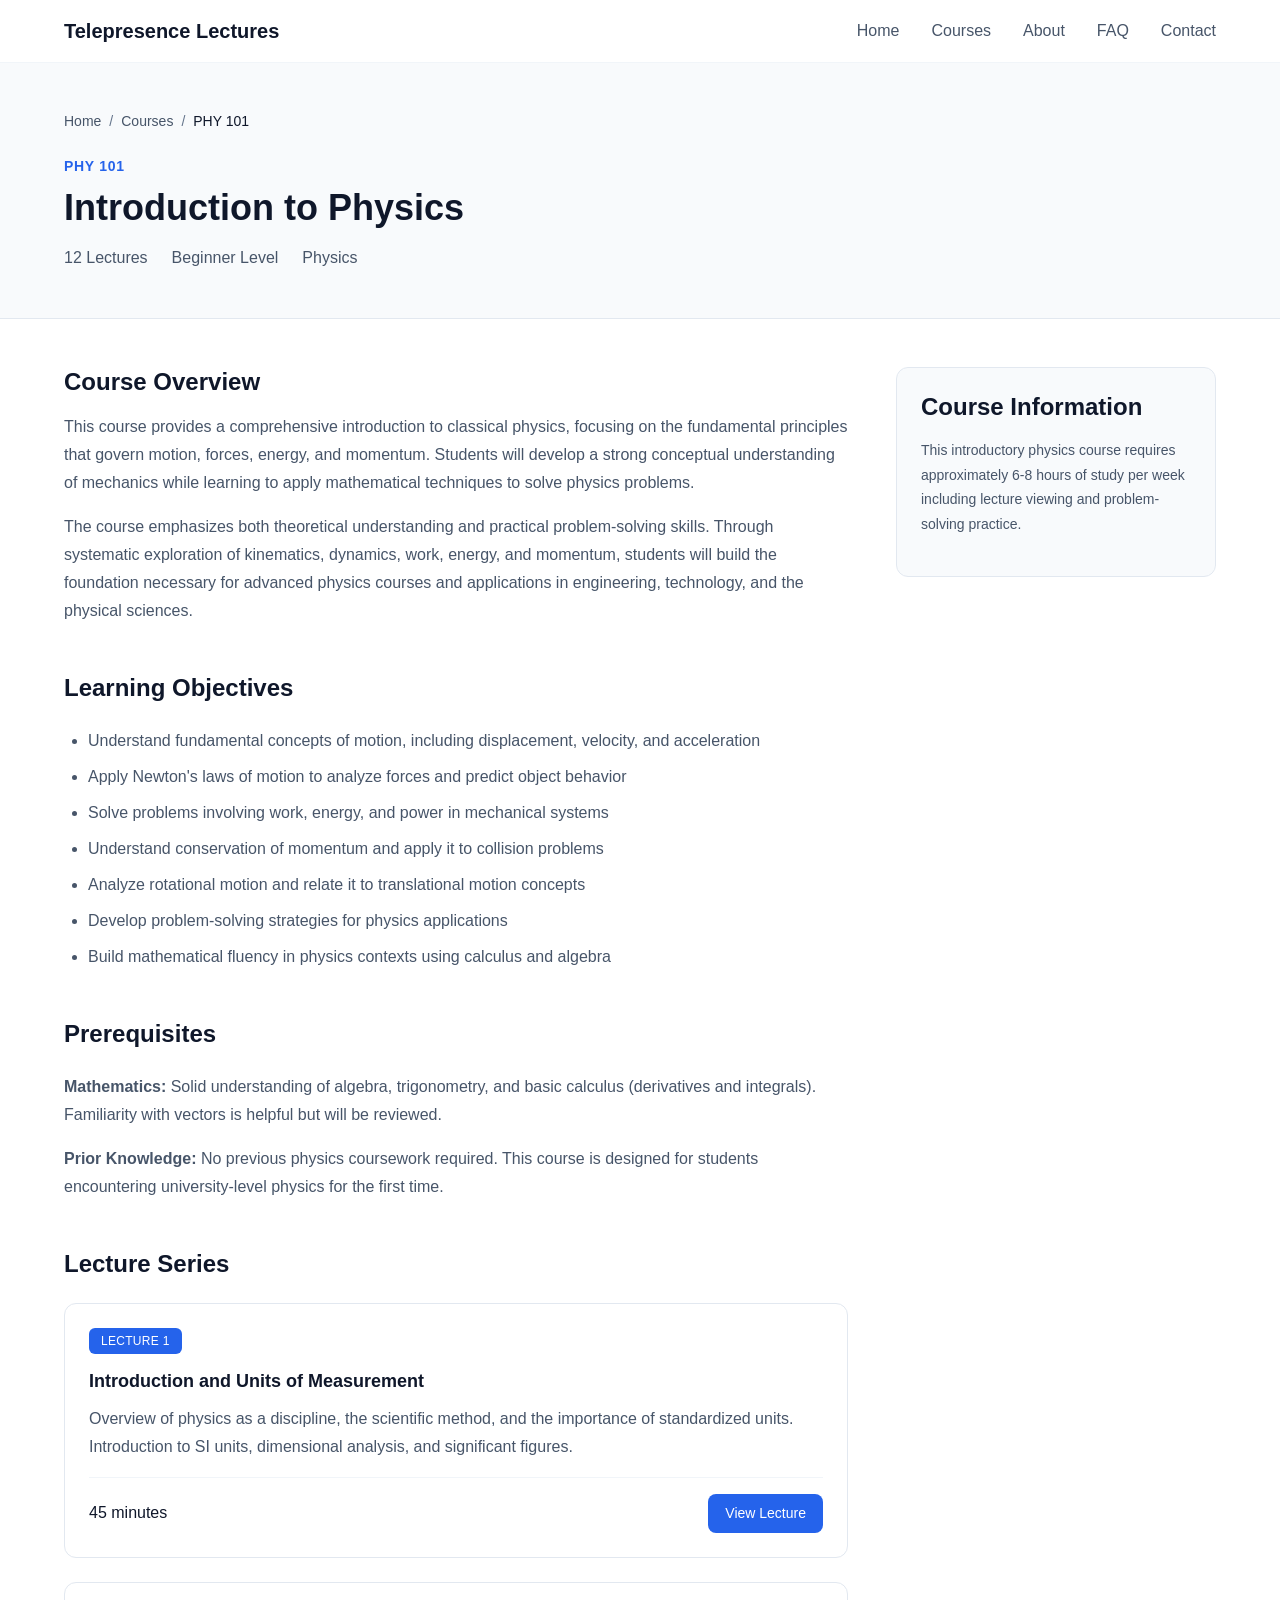
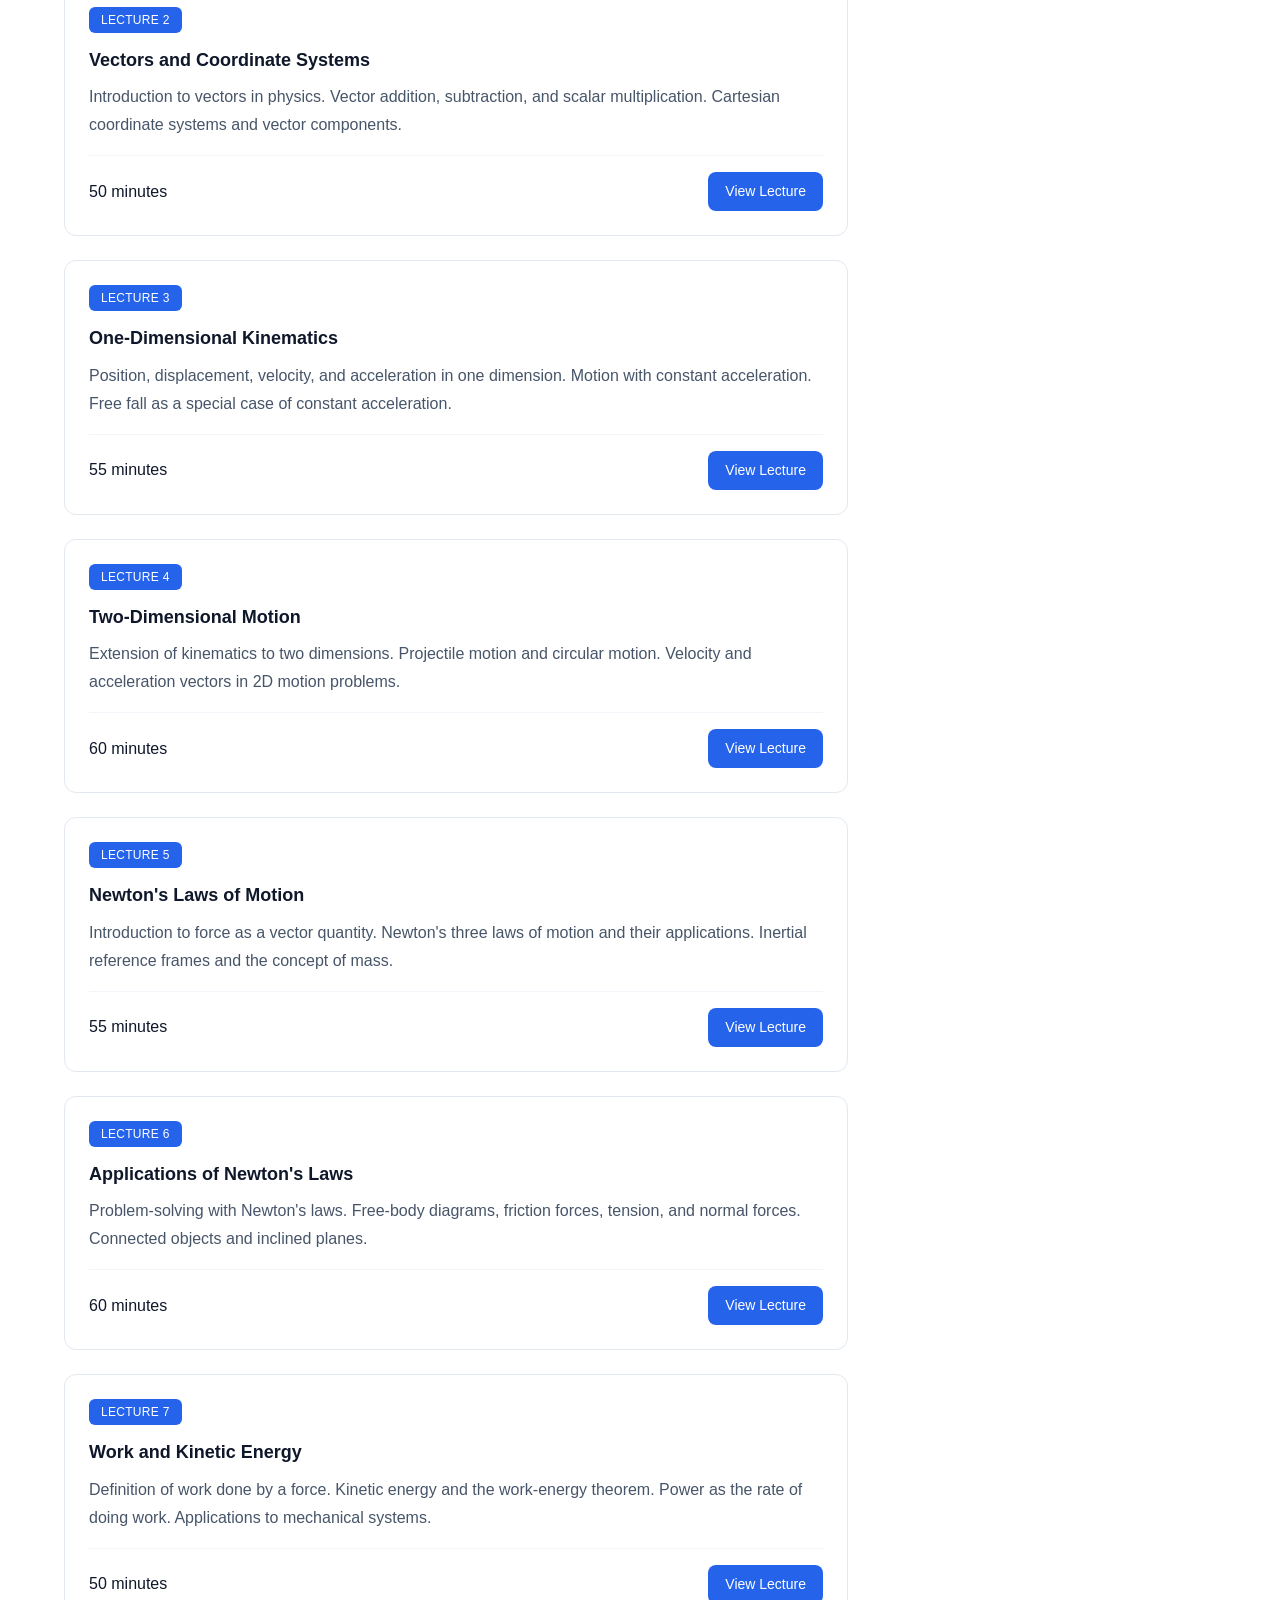
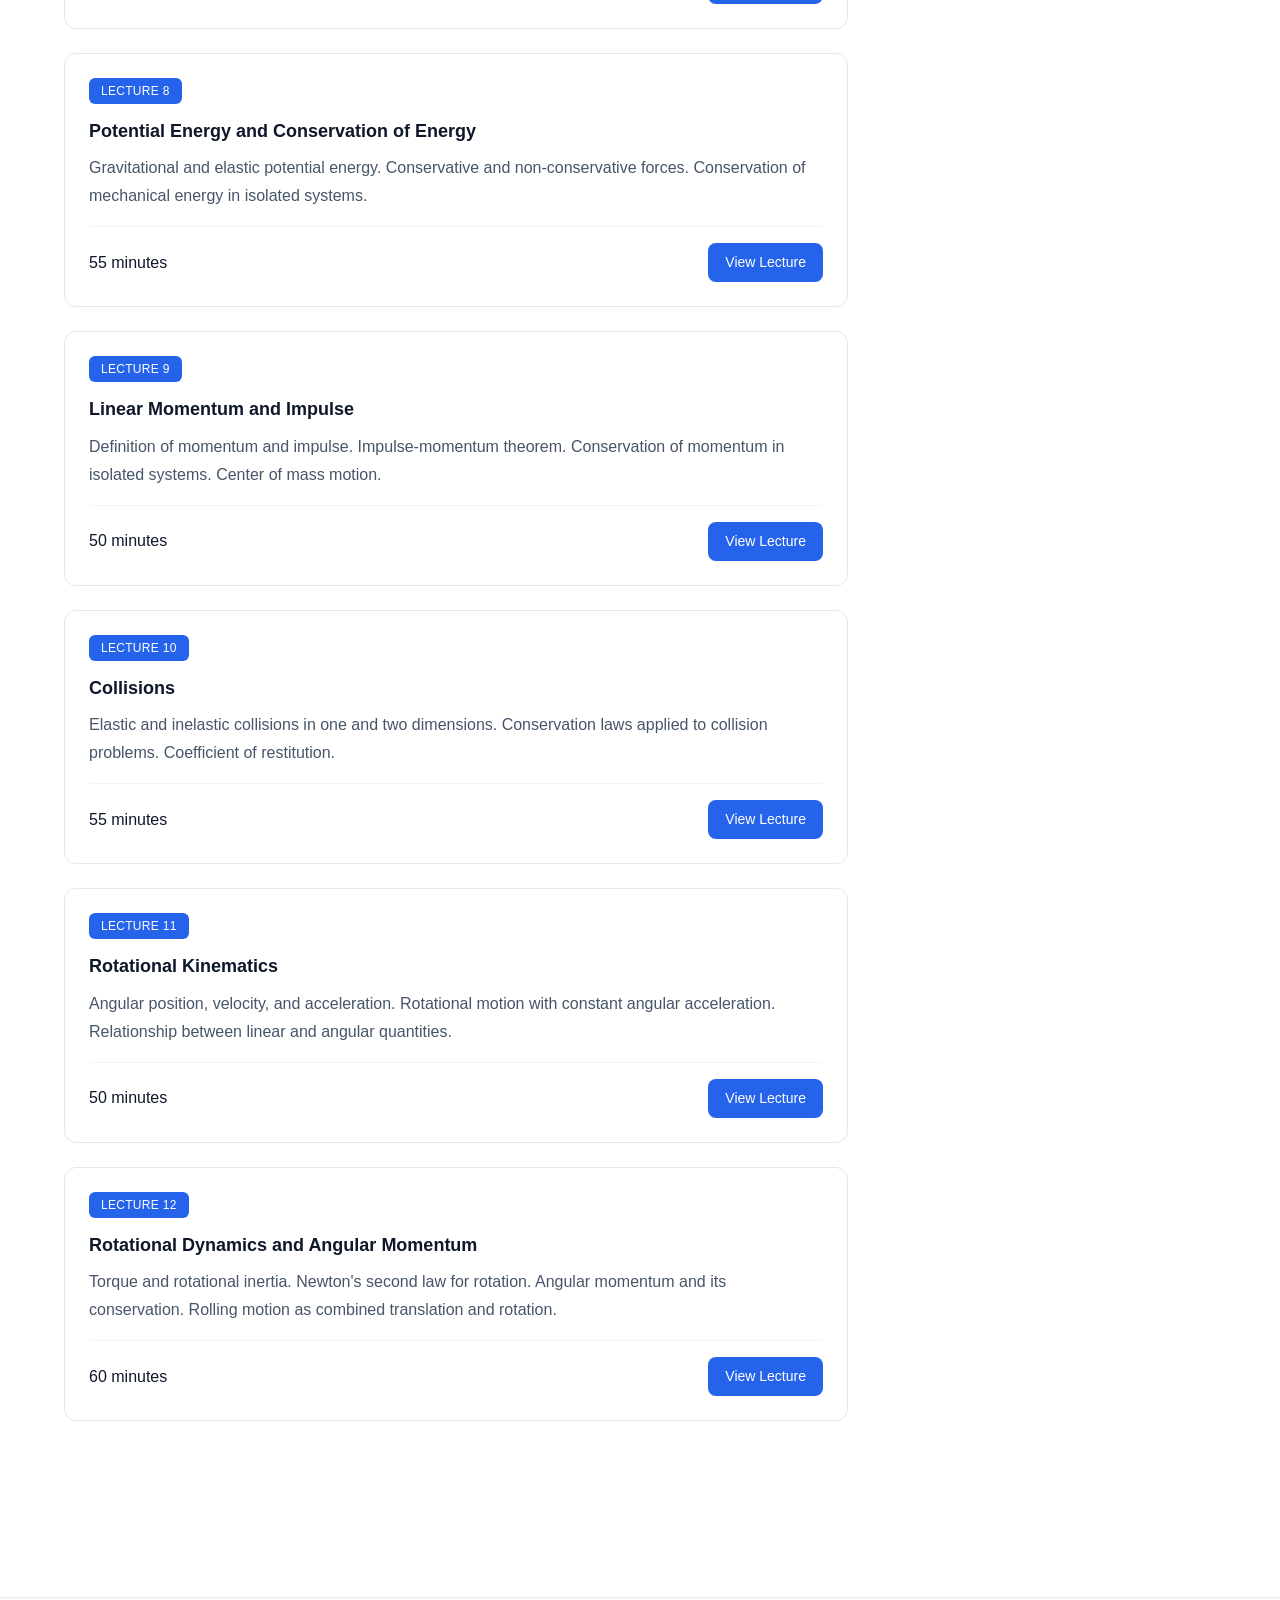
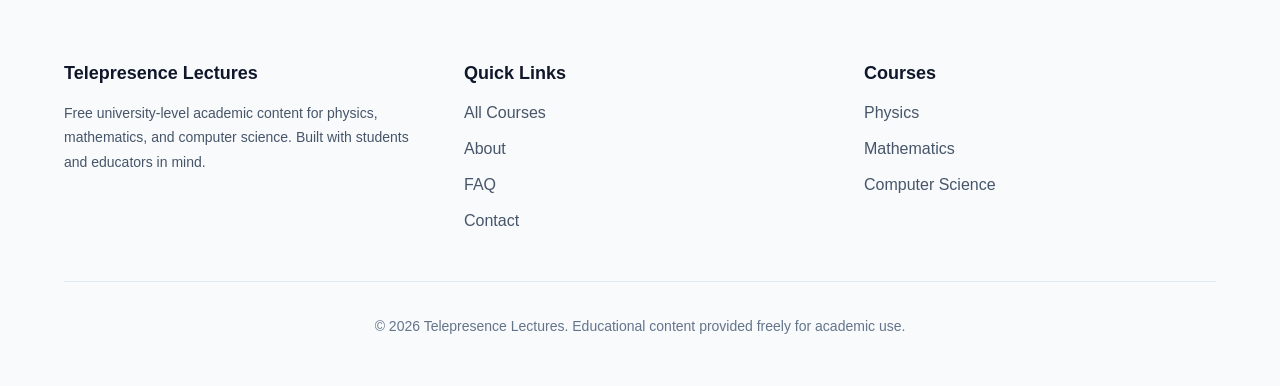
<file: pages/phy101.html>
<!DOCTYPE html>
<html lang="en">
<head>
  <meta charset="UTF-8">
  <meta name="viewport" content="width=device-width, initial-scale=1.0">
  <meta name="description" content="PHY 101: Introduction to Physics. Comprehensive lectures covering classical mechanics, kinematics, dynamics, energy, and momentum.">
  <title>PHY 101: Introduction to Physics - Telepresence Lectures</title>
  
  <!-- CSS -->
  <link rel="stylesheet" href="/src/css/base.css">
  <link rel="stylesheet" href="/src/css/layout.css">
  <link rel="stylesheet" href="/src/css/components.css">
  <link rel="stylesheet" href="/src/css/animations.css">
  <link rel="stylesheet" href="/src/css/pages.css">
</head>
<body>
  <a href="#main-content" class="skip-link">Skip to main content</a>
  
  <header class="site-header">
    <div class="header__inner">
      <a href="/" class="header__logo">Telepresence Lectures</a>
      
      <nav class="site-nav" aria-label="Main navigation">
        <button class="nav__toggle" aria-expanded="false" aria-label="Toggle navigation menu">
          <span class="nav__toggle-bar"></span>
          <span class="nav__toggle-bar"></span>
          <span class="nav__toggle-bar"></span>
        </button>
        
        <ul class="nav__list">
          <li class="nav__item"><a href="/" class="nav__link">Home</a></li>
          <li class="nav__item"><a href="/pages/courses.html" class="nav__link">Courses</a></li>
          <li class="nav__item"><a href="/pages/about.html" class="nav__link">About</a></li>
          <li class="nav__item"><a href="/pages/faq.html" class="nav__link">FAQ</a></li>
          <li class="nav__item"><a href="/pages/contact.html" class="nav__link">Contact</a></li>
        </ul>
      </nav>
    </div>
  </header>
  
  <main id="main-content">
    <section class="course-header">
      <div class="container">
        <nav class="breadcrumbs" aria-label="Breadcrumb">
          <span class="breadcrumbs__item"><a href="/" class="breadcrumbs__link">Home</a></span>
          <span class="breadcrumbs__separator">/</span>
          <span class="breadcrumbs__item"><a href="/pages/courses.html" class="breadcrumbs__link">Courses</a></span>
          <span class="breadcrumbs__separator">/</span>
          <span class="breadcrumbs__item">PHY 101</span>
        </nav>
        
        <div class="course-header__code">PHY 101</div>
        <h1 class="course-header__title">Introduction to Physics</h1>
        
        <div class="course-header__meta">
          <span class="course-header__meta-item">12 Lectures</span>
          <span class="course-header__meta-item">Beginner Level</span>
          <span class="course-header__meta-item">Physics</span>
        </div>
      </div>
    </section>
    
    <section class="course-content">
      <div class="container">
        <div class="course-layout">
          <div class="course-main">
            <section class="course-overview animate-on-scroll">
              <h2 class="course-overview__title">Course Overview</h2>
              <p class="course-overview__text">
                This course provides a comprehensive introduction to classical physics, focusing on 
                the fundamental principles that govern motion, forces, energy, and momentum. Students 
                will develop a strong conceptual understanding of mechanics while learning to apply 
                mathematical techniques to solve physics problems.
              </p>
              <p class="course-overview__text">
                The course emphasizes both theoretical understanding and practical problem-solving skills. 
                Through systematic exploration of kinematics, dynamics, work, energy, and momentum, 
                students will build the foundation necessary for advanced physics courses and applications 
                in engineering, technology, and the physical sciences.
              </p>
            </section>
            
            <section class="course-section animate-on-scroll">
              <h2 class="course-section__title">Learning Objectives</h2>
              <ul class="course-list">
                <li>Understand fundamental concepts of motion, including displacement, velocity, and acceleration</li>
                <li>Apply Newton's laws of motion to analyze forces and predict object behavior</li>
                <li>Solve problems involving work, energy, and power in mechanical systems</li>
                <li>Understand conservation of momentum and apply it to collision problems</li>
                <li>Analyze rotational motion and relate it to translational motion concepts</li>
                <li>Develop problem-solving strategies for physics applications</li>
                <li>Build mathematical fluency in physics contexts using calculus and algebra</li>
              </ul>
            </section>
            
            <section class="course-section animate-on-scroll">
              <h2 class="course-section__title">Prerequisites</h2>
              <p class="course-overview__text">
                <strong>Mathematics:</strong> Solid understanding of algebra, trigonometry, and basic calculus 
                (derivatives and integrals). Familiarity with vectors is helpful but will be reviewed.
              </p>
              <p class="course-overview__text">
                <strong>Prior Knowledge:</strong> No previous physics coursework required. This course is 
                designed for students encountering university-level physics for the first time.
              </p>
            </section>
            
            <section class="course-section">
              <h2 class="course-section__title">Lecture Series</h2>
              <div class="lectures-grid">
                <article class="card lecture-card animate-on-scroll">
                  <div class="lecture-card__header">
                    <span class="badge badge--primary">Lecture 1</span>
                  </div>
                  <h3 class="lecture-card__title">Introduction and Units of Measurement</h3>
                  <p class="lecture-card__description">
                    Overview of physics as a discipline, the scientific method, and the importance of 
                    standardized units. Introduction to SI units, dimensional analysis, and significant figures.
                  </p>
                  <div class="lecture-card__footer">
                    <span class="card__meta-item">45 minutes</span>
                    <button class="btn btn--primary btn--sm">View Lecture</button>
                  </div>
                </article>
                
                <article class="card lecture-card animate-on-scroll">
                  <div class="lecture-card__header">
                    <span class="badge badge--primary">Lecture 2</span>
                  </div>
                  <h3 class="lecture-card__title">Vectors and Coordinate Systems</h3>
                  <p class="lecture-card__description">
                    Introduction to vectors in physics. Vector addition, subtraction, and scalar multiplication. 
                    Cartesian coordinate systems and vector components.
                  </p>
                  <div class="lecture-card__footer">
                    <span class="card__meta-item">50 minutes</span>
                    <button class="btn btn--primary btn--sm">View Lecture</button>
                  </div>
                </article>
                
                <article class="card lecture-card animate-on-scroll">
                  <div class="lecture-card__header">
                    <span class="badge badge--primary">Lecture 3</span>
                  </div>
                  <h3 class="lecture-card__title">One-Dimensional Kinematics</h3>
                  <p class="lecture-card__description">
                    Position, displacement, velocity, and acceleration in one dimension. Motion with constant 
                    acceleration. Free fall as a special case of constant acceleration.
                  </p>
                  <div class="lecture-card__footer">
                    <span class="card__meta-item">55 minutes</span>
                    <button class="btn btn--primary btn--sm">View Lecture</button>
                  </div>
                </article>
                
                <article class="card lecture-card animate-on-scroll">
                  <div class="lecture-card__header">
                    <span class="badge badge--primary">Lecture 4</span>
                  </div>
                  <h3 class="lecture-card__title">Two-Dimensional Motion</h3>
                  <p class="lecture-card__description">
                    Extension of kinematics to two dimensions. Projectile motion and circular motion. 
                    Velocity and acceleration vectors in 2D motion problems.
                  </p>
                  <div class="lecture-card__footer">
                    <span class="card__meta-item">60 minutes</span>
                    <button class="btn btn--primary btn--sm">View Lecture</button>
                  </div>
                </article>
                
                <article class="card lecture-card animate-on-scroll">
                  <div class="lecture-card__header">
                    <span class="badge badge--primary">Lecture 5</span>
                  </div>
                  <h3 class="lecture-card__title">Newton's Laws of Motion</h3>
                  <p class="lecture-card__description">
                    Introduction to force as a vector quantity. Newton's three laws of motion and their 
                    applications. Inertial reference frames and the concept of mass.
                  </p>
                  <div class="lecture-card__footer">
                    <span class="card__meta-item">55 minutes</span>
                    <button class="btn btn--primary btn--sm">View Lecture</button>
                  </div>
                </article>
                
                <article class="card lecture-card animate-on-scroll">
                  <div class="lecture-card__header">
                    <span class="badge badge--primary">Lecture 6</span>
                  </div>
                  <h3 class="lecture-card__title">Applications of Newton's Laws</h3>
                  <p class="lecture-card__description">
                    Problem-solving with Newton's laws. Free-body diagrams, friction forces, tension, 
                    and normal forces. Connected objects and inclined planes.
                  </p>
                  <div class="lecture-card__footer">
                    <span class="card__meta-item">60 minutes</span>
                    <button class="btn btn--primary btn--sm">View Lecture</button>
                  </div>
                </article>
                
                <article class="card lecture-card animate-on-scroll">
                  <div class="lecture-card__header">
                    <span class="badge badge--primary">Lecture 7</span>
                  </div>
                  <h3 class="lecture-card__title">Work and Kinetic Energy</h3>
                  <p class="lecture-card__description">
                    Definition of work done by a force. Kinetic energy and the work-energy theorem. 
                    Power as the rate of doing work. Applications to mechanical systems.
                  </p>
                  <div class="lecture-card__footer">
                    <span class="card__meta-item">50 minutes</span>
                    <button class="btn btn--primary btn--sm">View Lecture</button>
                  </div>
                </article>
                
                <article class="card lecture-card animate-on-scroll">
                  <div class="lecture-card__header">
                    <span class="badge badge--primary">Lecture 8</span>
                  </div>
                  <h3 class="lecture-card__title">Potential Energy and Conservation of Energy</h3>
                  <p class="lecture-card__description">
                    Gravitational and elastic potential energy. Conservative and non-conservative forces. 
                    Conservation of mechanical energy in isolated systems.
                  </p>
                  <div class="lecture-card__footer">
                    <span class="card__meta-item">55 minutes</span>
                    <button class="btn btn--primary btn--sm">View Lecture</button>
                  </div>
                </article>
                
                <article class="card lecture-card animate-on-scroll">
                  <div class="lecture-card__header">
                    <span class="badge badge--primary">Lecture 9</span>
                  </div>
                  <h3 class="lecture-card__title">Linear Momentum and Impulse</h3>
                  <p class="lecture-card__description">
                    Definition of momentum and impulse. Impulse-momentum theorem. Conservation of momentum 
                    in isolated systems. Center of mass motion.
                  </p>
                  <div class="lecture-card__footer">
                    <span class="card__meta-item">50 minutes</span>
                    <button class="btn btn--primary btn--sm">View Lecture</button>
                  </div>
                </article>
                
                <article class="card lecture-card animate-on-scroll">
                  <div class="lecture-card__header">
                    <span class="badge badge--primary">Lecture 10</span>
                  </div>
                  <h3 class="lecture-card__title">Collisions</h3>
                  <p class="lecture-card__description">
                    Elastic and inelastic collisions in one and two dimensions. Conservation laws applied 
                    to collision problems. Coefficient of restitution.
                  </p>
                  <div class="lecture-card__footer">
                    <span class="card__meta-item">55 minutes</span>
                    <button class="btn btn--primary btn--sm">View Lecture</button>
                  </div>
                </article>
                
                <article class="card lecture-card animate-on-scroll">
                  <div class="lecture-card__header">
                    <span class="badge badge--primary">Lecture 11</span>
                  </div>
                  <h3 class="lecture-card__title">Rotational Kinematics</h3>
                  <p class="lecture-card__description">
                    Angular position, velocity, and acceleration. Rotational motion with constant angular 
                    acceleration. Relationship between linear and angular quantities.
                  </p>
                  <div class="lecture-card__footer">
                    <span class="card__meta-item">50 minutes</span>
                    <button class="btn btn--primary btn--sm">View Lecture</button>
                  </div>
                </article>
                
                <article class="card lecture-card animate-on-scroll">
                  <div class="lecture-card__header">
                    <span class="badge badge--primary">Lecture 12</span>
                  </div>
                  <h3 class="lecture-card__title">Rotational Dynamics and Angular Momentum</h3>
                  <p class="lecture-card__description">
                    Torque and rotational inertia. Newton's second law for rotation. Angular momentum 
                    and its conservation. Rolling motion as combined translation and rotation.
                  </p>
                  <div class="lecture-card__footer">
                    <span class="card__meta-item">60 minutes</span>
                    <button class="btn btn--primary btn--sm">View Lecture</button>
                  </div>
                </article>
              </div>
            </section>
          </div>
          
          <aside class="course-sidebar">
            <h3>Course Information</h3>
            <p>
              This introductory physics course requires approximately 6-8 hours of study per week 
              including lecture viewing and problem-solving practice.
            </p>
          </aside>
        </div>
      </div>
    </section>
  </main>
  
  <footer class="site-footer">
    <div class="container">
      <div class="footer__grid">
        <div class="footer__section">
          <h3 class="footer__section-title">Telepresence Lectures</h3>
          <p class="footer__text">
            Free university-level academic content for physics, mathematics, and computer science. 
            Built with students and educators in mind.
          </p>
        </div>
        
        <div class="footer__section">
          <h3 class="footer__section-title">Quick Links</h3>
          <ul class="footer__list">
            <li><a href="/pages/courses.html" class="footer__link">All Courses</a></li>
            <li><a href="/pages/about.html" class="footer__link">About</a></li>
            <li><a href="/pages/faq.html" class="footer__link">FAQ</a></li>
            <li><a href="/pages/contact.html" class="footer__link">Contact</a></li>
          </ul>
        </div>
        
        <div class="footer__section">
          <h3 class="footer__section-title">Courses</h3>
          <ul class="footer__list">
            <li><a href="/pages/phy101.html" class="footer__link">Physics</a></li>
            <li><a href="/pages/mat101.html" class="footer__link">Mathematics</a></li>
            <li><a href="/pages/csc150.html" class="footer__link">Computer Science</a></li>
          </ul>
        </div>
      </div>
      
      <div class="footer__bottom">
        <p>&copy; 2026 Telepresence Lectures. Educational content provided freely for academic use.</p>
      </div>
    </div>
  </footer>
  
  <script type="module" src="/src/js/main.js"></script>
</body>
</html>
</file>
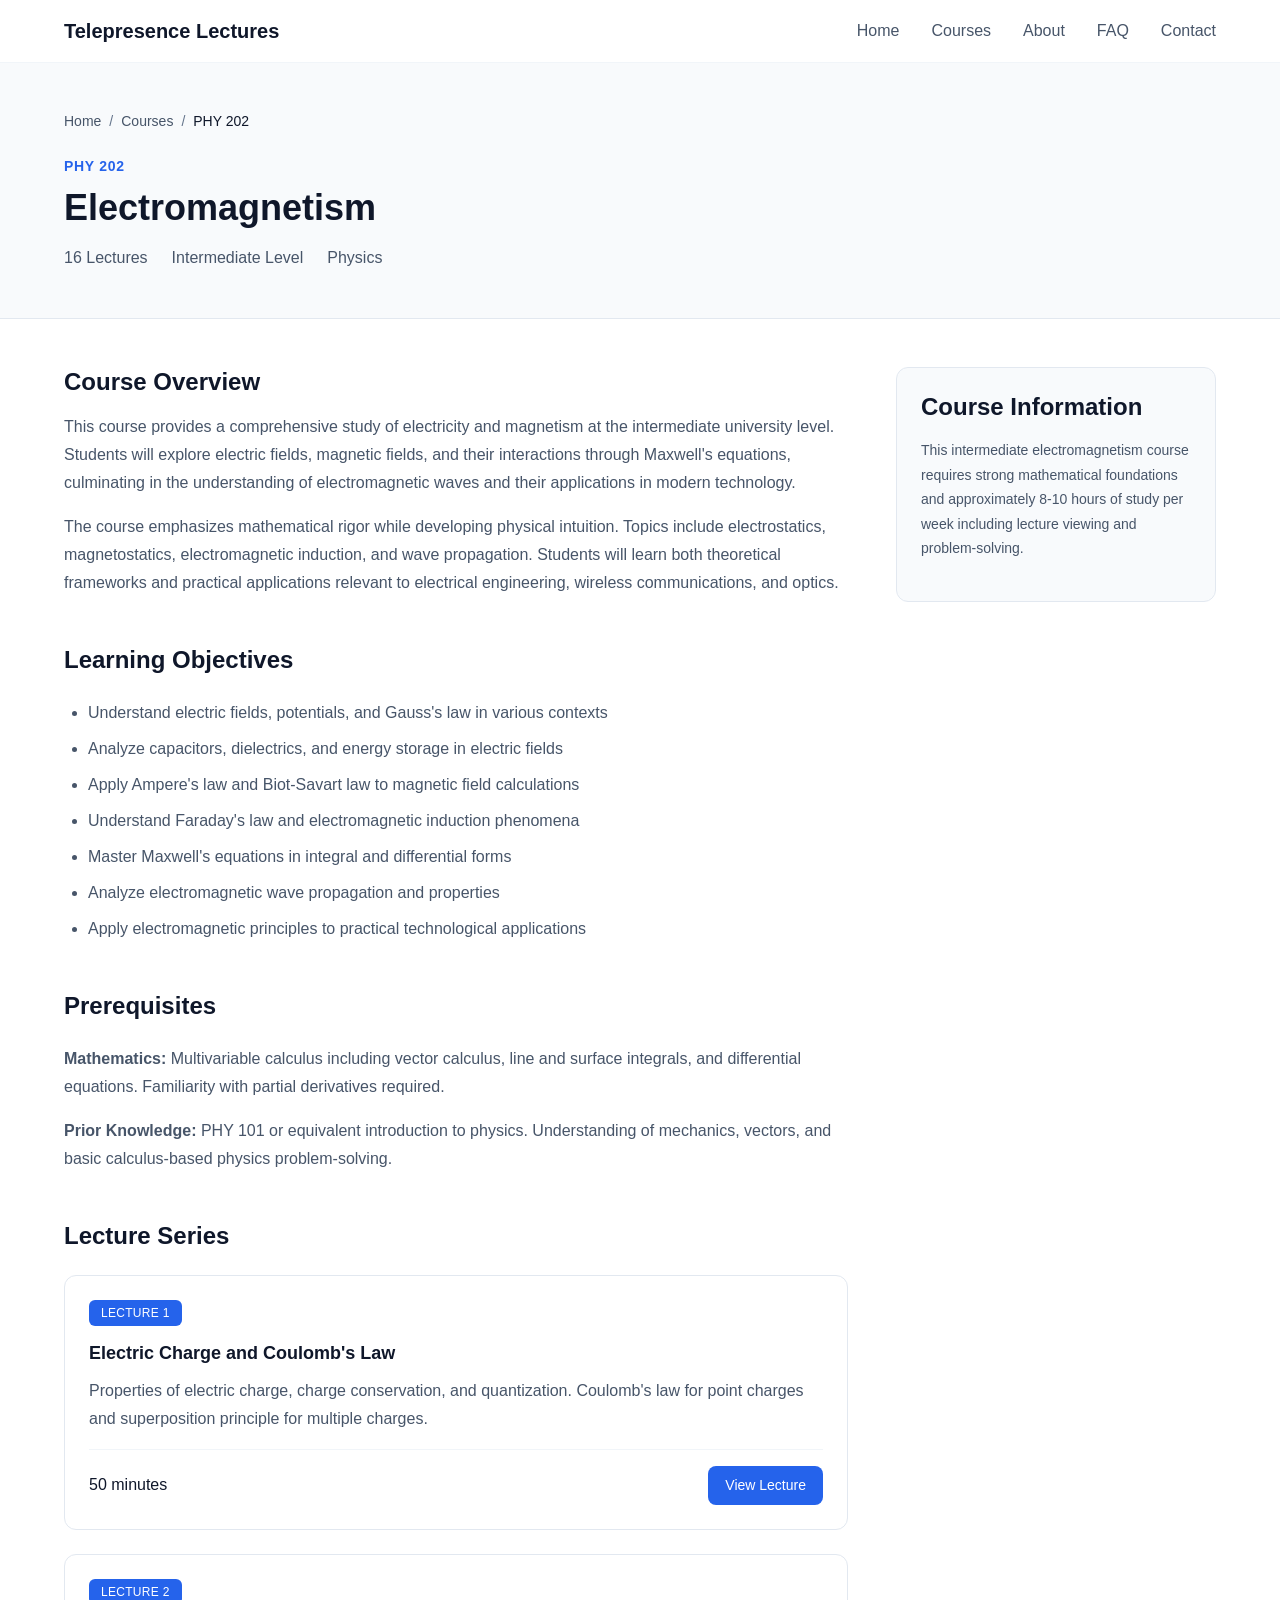
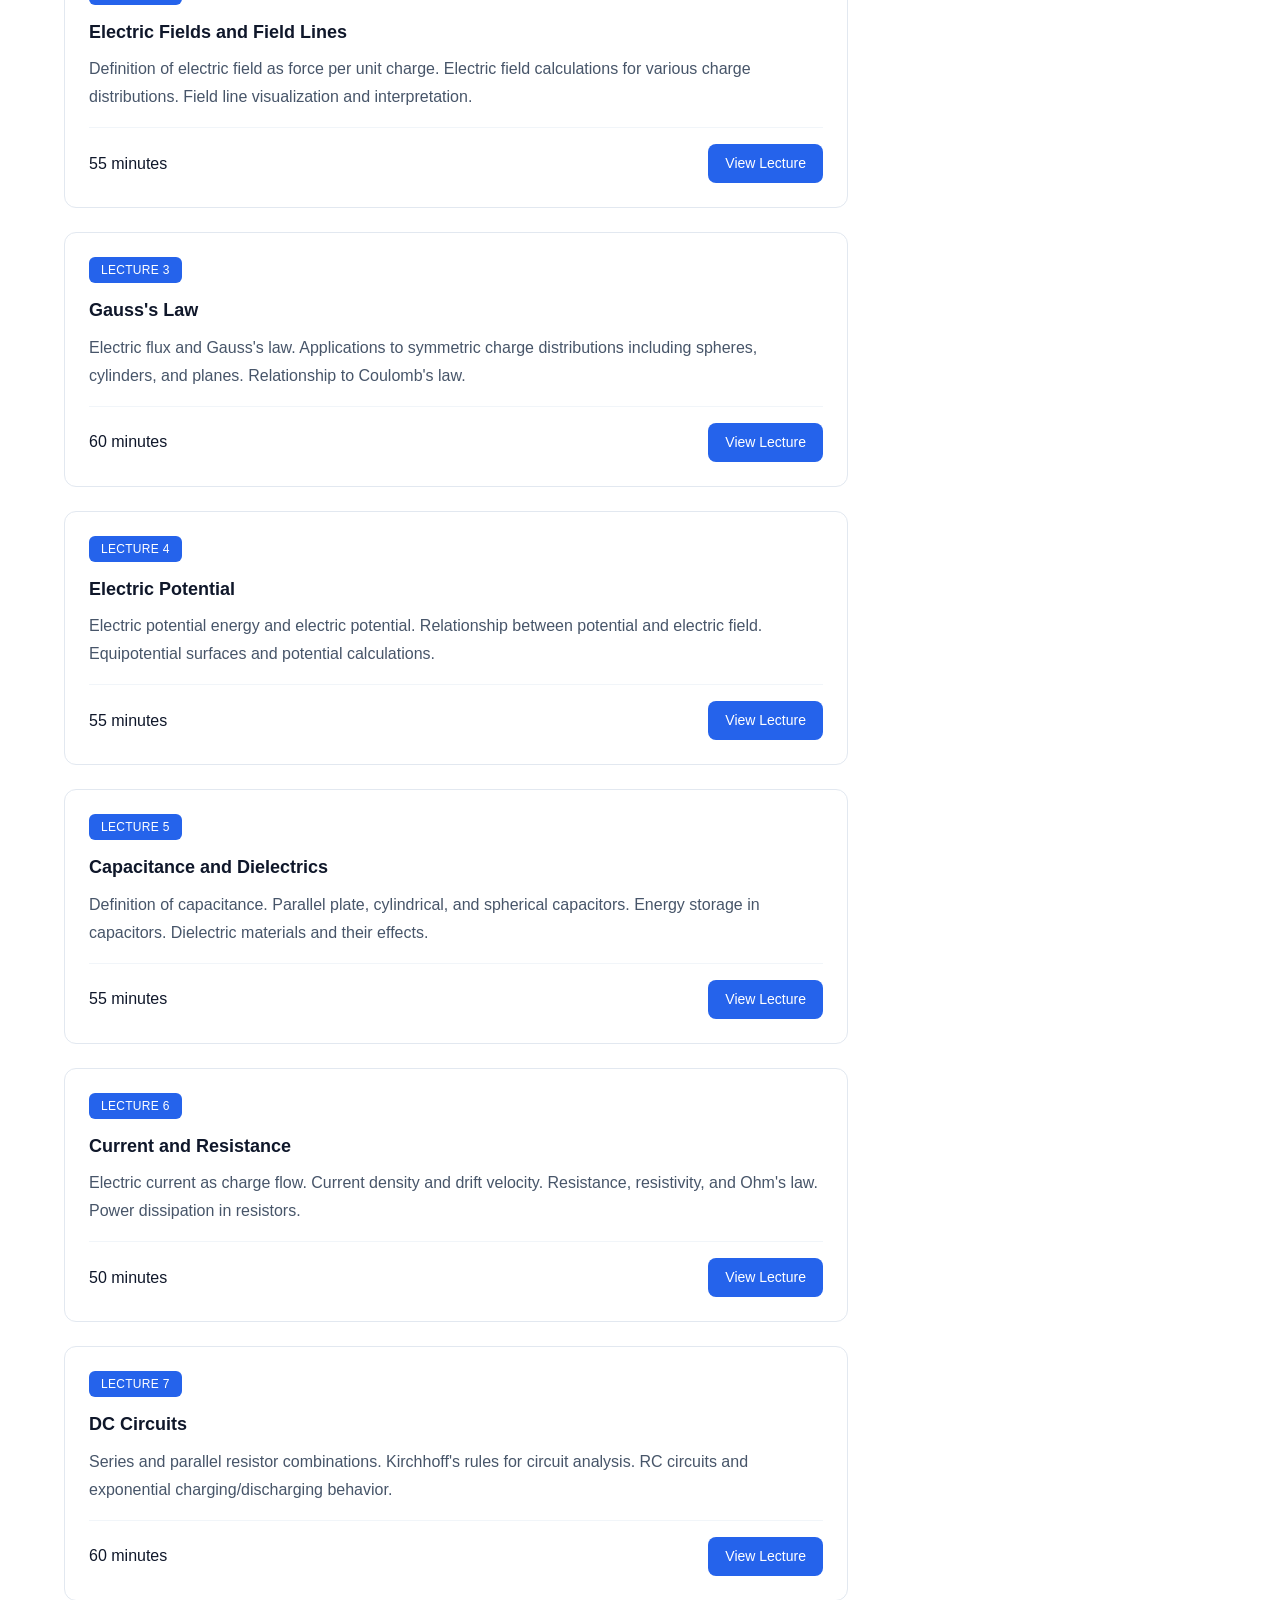
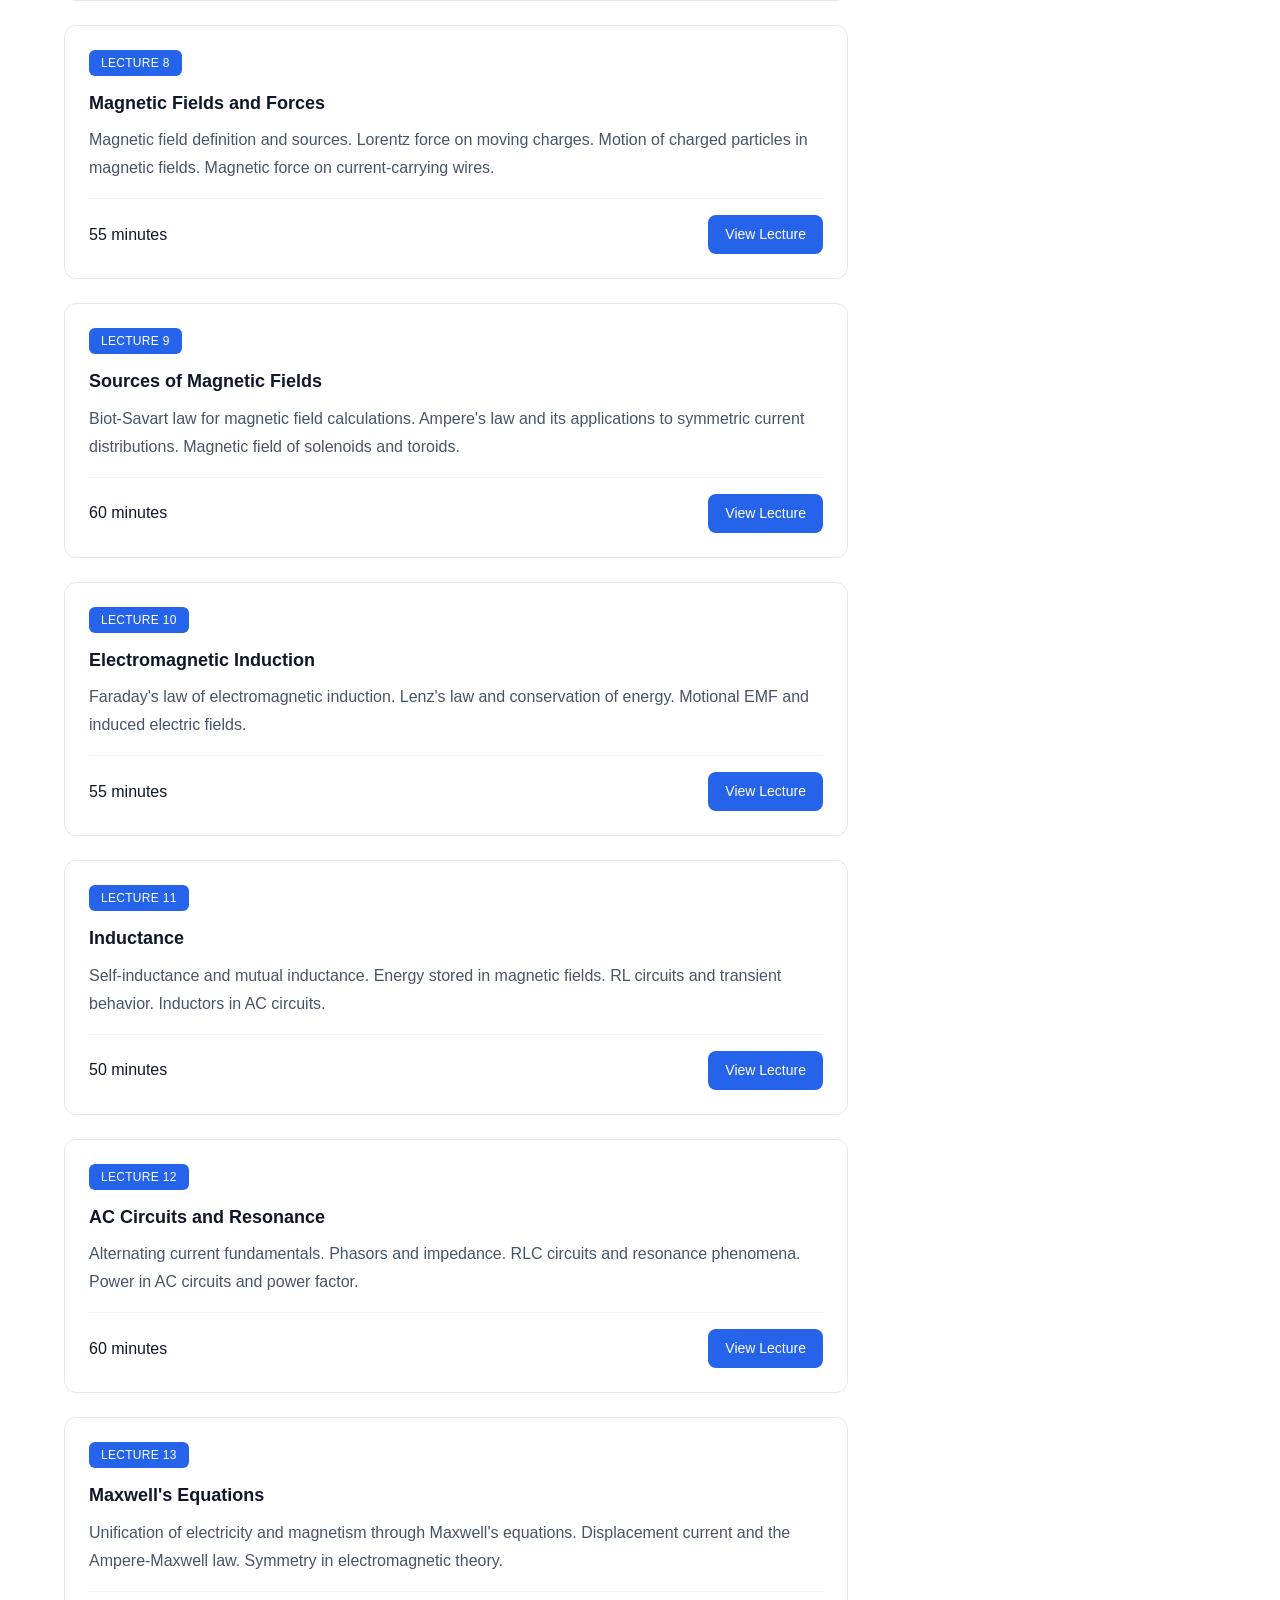
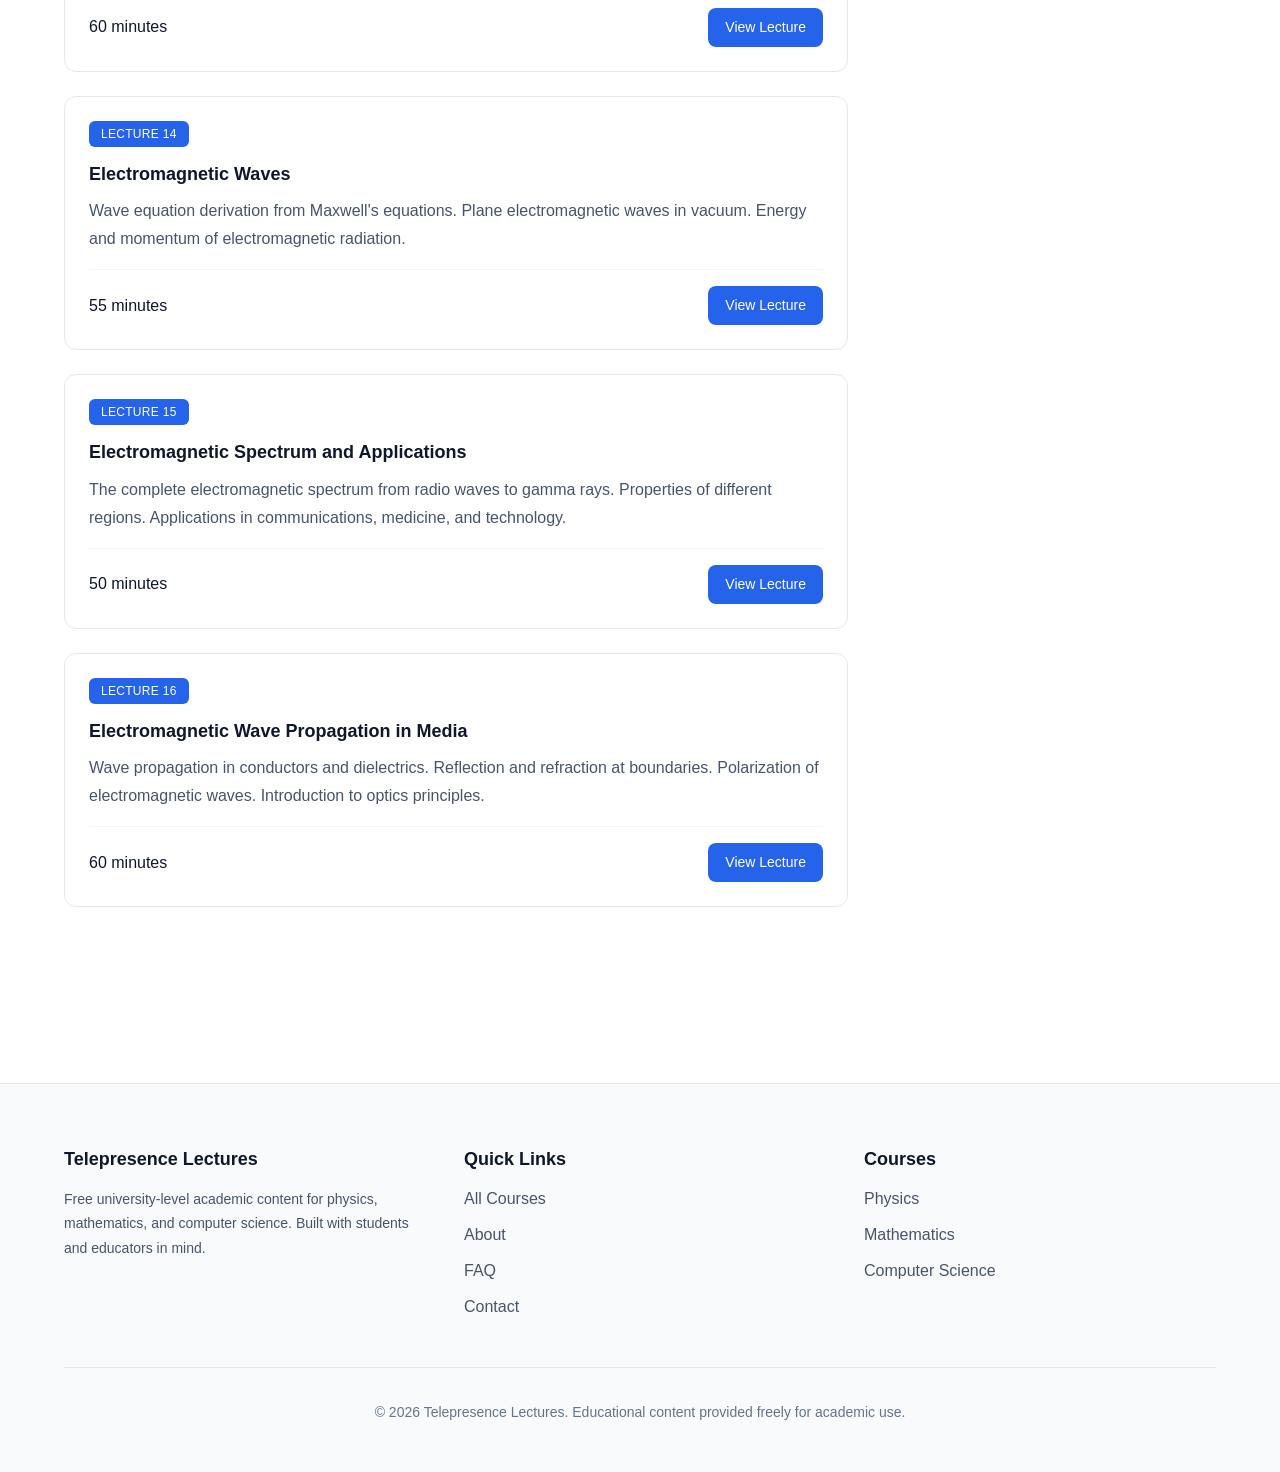
<file: pages/phy202.html>
<!DOCTYPE html>
<html lang="en">
<head>
  <meta charset="UTF-8">
  <meta name="viewport" content="width=device-width, initial-scale=1.0">
  <meta name="description" content="PHY 202: Electromagnetism. Advanced physics lectures covering electric fields, magnetic fields, Maxwell's equations, and electromagnetic waves.">
  <title>PHY 202: Electromagnetism - Telepresence Lectures</title>
  
  <!-- CSS -->
  <link rel="stylesheet" href="/src/css/base.css">
  <link rel="stylesheet" href="/src/css/layout.css">
  <link rel="stylesheet" href="/src/css/components.css">
  <link rel="stylesheet" href="/src/css/animations.css">
  <link rel="stylesheet" href="/src/css/pages.css">
</head>
<body>
  <a href="#main-content" class="skip-link">Skip to main content</a>
  
  <header class="site-header">
    <div class="header__inner">
      <a href="/" class="header__logo">Telepresence Lectures</a>
      
      <nav class="site-nav" aria-label="Main navigation">
        <button class="nav__toggle" aria-expanded="false" aria-label="Toggle navigation menu">
          <span class="nav__toggle-bar"></span>
          <span class="nav__toggle-bar"></span>
          <span class="nav__toggle-bar"></span>
        </button>
        
        <ul class="nav__list">
          <li class="nav__item"><a href="/" class="nav__link">Home</a></li>
          <li class="nav__item"><a href="/pages/courses.html" class="nav__link">Courses</a></li>
          <li class="nav__item"><a href="/pages/about.html" class="nav__link">About</a></li>
          <li class="nav__item"><a href="/pages/faq.html" class="nav__link">FAQ</a></li>
          <li class="nav__item"><a href="/pages/contact.html" class="nav__link">Contact</a></li>
        </ul>
      </nav>
    </div>
  </header>
  
  <main id="main-content">
    <section class="course-header">
      <div class="container">
        <nav class="breadcrumbs" aria-label="Breadcrumb">
          <span class="breadcrumbs__item"><a href="/" class="breadcrumbs__link">Home</a></span>
          <span class="breadcrumbs__separator">/</span>
          <span class="breadcrumbs__item"><a href="/pages/courses.html" class="breadcrumbs__link">Courses</a></span>
          <span class="breadcrumbs__separator">/</span>
          <span class="breadcrumbs__item">PHY 202</span>
        </nav>
        
        <div class="course-header__code">PHY 202</div>
        <h1 class="course-header__title">Electromagnetism</h1>
        
        <div class="course-header__meta">
          <span class="course-header__meta-item">16 Lectures</span>
          <span class="course-header__meta-item">Intermediate Level</span>
          <span class="course-header__meta-item">Physics</span>
        </div>
      </div>
    </section>
    
    <section class="course-content">
      <div class="container">
        <div class="course-layout">
          <div class="course-main">
            <section class="course-overview animate-on-scroll">
              <h2 class="course-overview__title">Course Overview</h2>
              <p class="course-overview__text">
                This course provides a comprehensive study of electricity and magnetism at the intermediate 
                university level. Students will explore electric fields, magnetic fields, and their 
                interactions through Maxwell's equations, culminating in the understanding of electromagnetic 
                waves and their applications in modern technology.
              </p>
              <p class="course-overview__text">
                The course emphasizes mathematical rigor while developing physical intuition. Topics include 
                electrostatics, magnetostatics, electromagnetic induction, and wave propagation. Students 
                will learn both theoretical frameworks and practical applications relevant to electrical 
                engineering, wireless communications, and optics.
              </p>
            </section>
            
            <section class="course-section animate-on-scroll">
              <h2 class="course-section__title">Learning Objectives</h2>
              <ul class="course-list">
                <li>Understand electric fields, potentials, and Gauss's law in various contexts</li>
                <li>Analyze capacitors, dielectrics, and energy storage in electric fields</li>
                <li>Apply Ampere's law and Biot-Savart law to magnetic field calculations</li>
                <li>Understand Faraday's law and electromagnetic induction phenomena</li>
                <li>Master Maxwell's equations in integral and differential forms</li>
                <li>Analyze electromagnetic wave propagation and properties</li>
                <li>Apply electromagnetic principles to practical technological applications</li>
              </ul>
            </section>
            
            <section class="course-section animate-on-scroll">
              <h2 class="course-section__title">Prerequisites</h2>
              <p class="course-overview__text">
                <strong>Mathematics:</strong> Multivariable calculus including vector calculus, line and 
                surface integrals, and differential equations. Familiarity with partial derivatives required.
              </p>
              <p class="course-overview__text">
                <strong>Prior Knowledge:</strong> PHY 101 or equivalent introduction to physics. Understanding 
                of mechanics, vectors, and basic calculus-based physics problem-solving.
              </p>
            </section>
            
            <section class="course-section">
              <h2 class="course-section__title">Lecture Series</h2>
              <div class="lectures-grid">
                <article class="card lecture-card animate-on-scroll">
                  <div class="lecture-card__header">
                    <span class="badge badge--primary">Lecture 1</span>
                  </div>
                  <h3 class="lecture-card__title">Electric Charge and Coulomb's Law</h3>
                  <p class="lecture-card__description">
                    Properties of electric charge, charge conservation, and quantization. Coulomb's law 
                    for point charges and superposition principle for multiple charges.
                  </p>
                  <div class="lecture-card__footer">
                    <span class="card__meta-item">50 minutes</span>
                    <button class="btn btn--primary btn--sm">View Lecture</button>
                  </div>
                </article>
                
                <article class="card lecture-card animate-on-scroll">
                  <div class="lecture-card__header">
                    <span class="badge badge--primary">Lecture 2</span>
                  </div>
                  <h3 class="lecture-card__title">Electric Fields and Field Lines</h3>
                  <p class="lecture-card__description">
                    Definition of electric field as force per unit charge. Electric field calculations 
                    for various charge distributions. Field line visualization and interpretation.
                  </p>
                  <div class="lecture-card__footer">
                    <span class="card__meta-item">55 minutes</span>
                    <button class="btn btn--primary btn--sm">View Lecture</button>
                  </div>
                </article>
                
                <article class="card lecture-card animate-on-scroll">
                  <div class="lecture-card__header">
                    <span class="badge badge--primary">Lecture 3</span>
                  </div>
                  <h3 class="lecture-card__title">Gauss's Law</h3>
                  <p class="lecture-card__description">
                    Electric flux and Gauss's law. Applications to symmetric charge distributions including 
                    spheres, cylinders, and planes. Relationship to Coulomb's law.
                  </p>
                  <div class="lecture-card__footer">
                    <span class="card__meta-item">60 minutes</span>
                    <button class="btn btn--primary btn--sm">View Lecture</button>
                  </div>
                </article>
                
                <article class="card lecture-card animate-on-scroll">
                  <div class="lecture-card__header">
                    <span class="badge badge--primary">Lecture 4</span>
                  </div>
                  <h3 class="lecture-card__title">Electric Potential</h3>
                  <p class="lecture-card__description">
                    Electric potential energy and electric potential. Relationship between potential and 
                    electric field. Equipotential surfaces and potential calculations.
                  </p>
                  <div class="lecture-card__footer">
                    <span class="card__meta-item">55 minutes</span>
                    <button class="btn btn--primary btn--sm">View Lecture</button>
                  </div>
                </article>
                
                <article class="card lecture-card animate-on-scroll">
                  <div class="lecture-card__header">
                    <span class="badge badge--primary">Lecture 5</span>
                  </div>
                  <h3 class="lecture-card__title">Capacitance and Dielectrics</h3>
                  <p class="lecture-card__description">
                    Definition of capacitance. Parallel plate, cylindrical, and spherical capacitors. 
                    Energy storage in capacitors. Dielectric materials and their effects.
                  </p>
                  <div class="lecture-card__footer">
                    <span class="card__meta-item">55 minutes</span>
                    <button class="btn btn--primary btn--sm">View Lecture</button>
                  </div>
                </article>
                
                <article class="card lecture-card animate-on-scroll">
                  <div class="lecture-card__header">
                    <span class="badge badge--primary">Lecture 6</span>
                  </div>
                  <h3 class="lecture-card__title">Current and Resistance</h3>
                  <p class="lecture-card__description">
                    Electric current as charge flow. Current density and drift velocity. Resistance, 
                    resistivity, and Ohm's law. Power dissipation in resistors.
                  </p>
                  <div class="lecture-card__footer">
                    <span class="card__meta-item">50 minutes</span>
                    <button class="btn btn--primary btn--sm">View Lecture</button>
                  </div>
                </article>
                
                <article class="card lecture-card animate-on-scroll">
                  <div class="lecture-card__header">
                    <span class="badge badge--primary">Lecture 7</span>
                  </div>
                  <h3 class="lecture-card__title">DC Circuits</h3>
                  <p class="lecture-card__description">
                    Series and parallel resistor combinations. Kirchhoff's rules for circuit analysis. 
                    RC circuits and exponential charging/discharging behavior.
                  </p>
                  <div class="lecture-card__footer">
                    <span class="card__meta-item">60 minutes</span>
                    <button class="btn btn--primary btn--sm">View Lecture</button>
                  </div>
                </article>
                
                <article class="card lecture-card animate-on-scroll">
                  <div class="lecture-card__header">
                    <span class="badge badge--primary">Lecture 8</span>
                  </div>
                  <h3 class="lecture-card__title">Magnetic Fields and Forces</h3>
                  <p class="lecture-card__description">
                    Magnetic field definition and sources. Lorentz force on moving charges. Motion of 
                    charged particles in magnetic fields. Magnetic force on current-carrying wires.
                  </p>
                  <div class="lecture-card__footer">
                    <span class="card__meta-item">55 minutes</span>
                    <button class="btn btn--primary btn--sm">View Lecture</button>
                  </div>
                </article>
                
                <article class="card lecture-card animate-on-scroll">
                  <div class="lecture-card__header">
                    <span class="badge badge--primary">Lecture 9</span>
                  </div>
                  <h3 class="lecture-card__title">Sources of Magnetic Fields</h3>
                  <p class="lecture-card__description">
                    Biot-Savart law for magnetic field calculations. Ampere's law and its applications 
                    to symmetric current distributions. Magnetic field of solenoids and toroids.
                  </p>
                  <div class="lecture-card__footer">
                    <span class="card__meta-item">60 minutes</span>
                    <button class="btn btn--primary btn--sm">View Lecture</button>
                  </div>
                </article>
                
                <article class="card lecture-card animate-on-scroll">
                  <div class="lecture-card__header">
                    <span class="badge badge--primary">Lecture 10</span>
                  </div>
                  <h3 class="lecture-card__title">Electromagnetic Induction</h3>
                  <p class="lecture-card__description">
                    Faraday's law of electromagnetic induction. Lenz's law and conservation of energy. 
                    Motional EMF and induced electric fields.
                  </p>
                  <div class="lecture-card__footer">
                    <span class="card__meta-item">55 minutes</span>
                    <button class="btn btn--primary btn--sm">View Lecture</button>
                  </div>
                </article>
                
                <article class="card lecture-card animate-on-scroll">
                  <div class="lecture-card__header">
                    <span class="badge badge--primary">Lecture 11</span>
                  </div>
                  <h3 class="lecture-card__title">Inductance</h3>
                  <p class="lecture-card__description">
                    Self-inductance and mutual inductance. Energy stored in magnetic fields. RL circuits 
                    and transient behavior. Inductors in AC circuits.
                  </p>
                  <div class="lecture-card__footer">
                    <span class="card__meta-item">50 minutes</span>
                    <button class="btn btn--primary btn--sm">View Lecture</button>
                  </div>
                </article>
                
                <article class="card lecture-card animate-on-scroll">
                  <div class="lecture-card__header">
                    <span class="badge badge--primary">Lecture 12</span>
                  </div>
                  <h3 class="lecture-card__title">AC Circuits and Resonance</h3>
                  <p class="lecture-card__description">
                    Alternating current fundamentals. Phasors and impedance. RLC circuits and resonance 
                    phenomena. Power in AC circuits and power factor.
                  </p>
                  <div class="lecture-card__footer">
                    <span class="card__meta-item">60 minutes</span>
                    <button class="btn btn--primary btn--sm">View Lecture</button>
                  </div>
                </article>
                
                <article class="card lecture-card animate-on-scroll">
                  <div class="lecture-card__header">
                    <span class="badge badge--primary">Lecture 13</span>
                  </div>
                  <h3 class="lecture-card__title">Maxwell's Equations</h3>
                  <p class="lecture-card__description">
                    Unification of electricity and magnetism through Maxwell's equations. Displacement 
                    current and the Ampere-Maxwell law. Symmetry in electromagnetic theory.
                  </p>
                  <div class="lecture-card__footer">
                    <span class="card__meta-item">60 minutes</span>
                    <button class="btn btn--primary btn--sm">View Lecture</button>
                  </div>
                </article>
                
                <article class="card lecture-card animate-on-scroll">
                  <div class="lecture-card__header">
                    <span class="badge badge--primary">Lecture 14</span>
                  </div>
                  <h3 class="lecture-card__title">Electromagnetic Waves</h3>
                  <p class="lecture-card__description">
                    Wave equation derivation from Maxwell's equations. Plane electromagnetic waves in 
                    vacuum. Energy and momentum of electromagnetic radiation.
                  </p>
                  <div class="lecture-card__footer">
                    <span class="card__meta-item">55 minutes</span>
                    <button class="btn btn--primary btn--sm">View Lecture</button>
                  </div>
                </article>
                
                <article class="card lecture-card animate-on-scroll">
                  <div class="lecture-card__header">
                    <span class="badge badge--primary">Lecture 15</span>
                  </div>
                  <h3 class="lecture-card__title">Electromagnetic Spectrum and Applications</h3>
                  <p class="lecture-card__description">
                    The complete electromagnetic spectrum from radio waves to gamma rays. Properties of 
                    different regions. Applications in communications, medicine, and technology.
                  </p>
                  <div class="lecture-card__footer">
                    <span class="card__meta-item">50 minutes</span>
                    <button class="btn btn--primary btn--sm">View Lecture</button>
                  </div>
                </article>
                
                <article class="card lecture-card animate-on-scroll">
                  <div class="lecture-card__header">
                    <span class="badge badge--primary">Lecture 16</span>
                  </div>
                  <h3 class="lecture-card__title">Electromagnetic Wave Propagation in Media</h3>
                  <p class="lecture-card__description">
                    Wave propagation in conductors and dielectrics. Reflection and refraction at boundaries. 
                    Polarization of electromagnetic waves. Introduction to optics principles.
                  </p>
                  <div class="lecture-card__footer">
                    <span class="card__meta-item">60 minutes</span>
                    <button class="btn btn--primary btn--sm">View Lecture</button>
                  </div>
                </article>
              </div>
            </section>
          </div>
          
          <aside class="course-sidebar">
            <h3>Course Information</h3>
            <p>
              This intermediate electromagnetism course requires strong mathematical foundations 
              and approximately 8-10 hours of study per week including lecture viewing and problem-solving.
            </p>
          </aside>
        </div>
      </div>
    </section>
  </main>
  
  <footer class="site-footer">
    <div class="container">
      <div class="footer__grid">
        <div class="footer__section">
          <h3 class="footer__section-title">Telepresence Lectures</h3>
          <p class="footer__text">
            Free university-level academic content for physics, mathematics, and computer science. 
            Built with students and educators in mind.
          </p>
        </div>
        
        <div class="footer__section">
          <h3 class="footer__section-title">Quick Links</h3>
          <ul class="footer__list">
            <li><a href="/pages/courses.html" class="footer__link">All Courses</a></li>
            <li><a href="/pages/about.html" class="footer__link">About</a></li>
            <li><a href="/pages/faq.html" class="footer__link">FAQ</a></li>
            <li><a href="/pages/contact.html" class="footer__link">Contact</a></li>
          </ul>
        </div>
        
        <div class="footer__section">
          <h3 class="footer__section-title">Courses</h3>
          <ul class="footer__list">
            <li><a href="/pages/phy101.html" class="footer__link">Physics</a></li>
            <li><a href="/pages/mat101.html" class="footer__link">Mathematics</a></li>
            <li><a href="/pages/csc150.html" class="footer__link">Computer Science</a></li>
          </ul>
        </div>
      </div>
      
      <div class="footer__bottom">
        <p>&copy; 2026 Telepresence Lectures. Educational content provided freely for academic use.</p>
      </div>
    </div>
  </footer>
  
  <script type="module" src="/src/js/main.js"></script>
</body>
</html>
</file>
<file: src/css/base.css>
/* =============================================
   CSS Reset & Base Styles
   ============================================= */

/* Box sizing reset */
*,
*::before,
*::after {
  box-sizing: border-box;
  margin: 0;
  padding: 0;
}

/* Remove default list styles */
ul,
ol {
  list-style: none;
}

/* Remove default link styles */
a {
  text-decoration: none;
  color: inherit;
}

/* Reset button styles */
button {
  border: none;
  background: none;
  font: inherit;
  cursor: pointer;
}

/* Remove default fieldset styles */
fieldset {
  border: none;
  padding: 0;
  margin: 0;
}

/* =============================================
   CSS Variables - Design System
   ============================================= */

:root {
  /* Colors */
  --color-primary: #2563eb;
  --color-primary-dark: #1e40af;
  --color-primary-light: #3b82f6;
  --color-secondary: #64748b;
  --color-success: #10b981;
  --color-bg: #ffffff;
  --color-bg-secondary: #f8fafc;
  --color-bg-tertiary: #f1f5f9;
  --color-surface: #ffffff;
  --color-surface-raised: #ffffff;
  --color-text: #0f172a;
  --color-text-secondary: #475569;
  --color-text-tertiary: #64748b;
  --color-border: #e2e8f0;
  --color-border-light: #f1f5f9;
  
  /* Typography Scale */
  --font-size-xs: 0.75rem;      /* 12px */
  --font-size-sm: 0.875rem;     /* 14px */
  --font-size-base: 1rem;       /* 16px */
  --font-size-lg: 1.125rem;     /* 18px */
  --font-size-xl: 1.25rem;      /* 20px */
  --font-size-2xl: 1.5rem;      /* 24px */
  --font-size-3xl: 1.875rem;    /* 30px */
  --font-size-4xl: 2.25rem;     /* 36px */
  --font-size-5xl: 3rem;        /* 48px */
  
  /* Font weights */
  --font-weight-normal: 400;
  --font-weight-medium: 500;
  --font-weight-semibold: 600;
  --font-weight-bold: 700;
  
  /* Line heights */
  --line-height-tight: 1.25;
  --line-height-normal: 1.5;
  --line-height-relaxed: 1.75;
  
  /* Spacing Scale (based on 4px) */
  --space-1: 0.25rem;   /* 4px */
  --space-2: 0.5rem;    /* 8px */
  --space-3: 0.75rem;   /* 12px */
  --space-4: 1rem;      /* 16px */
  --space-5: 1.25rem;   /* 20px */
  --space-6: 1.5rem;    /* 24px */
  --space-8: 2rem;      /* 32px */
  --space-10: 2.5rem;   /* 40px */
  --space-12: 3rem;     /* 48px */
  --space-16: 4rem;     /* 64px */
  --space-20: 5rem;     /* 80px */
  
  /* Layout constraints */
  --max-width-default: 1200px;
  --max-width-narrow: 65ch;
  --max-width-wide: 1400px;
  
  /* Shadows */
  --shadow-sm: 0 1px 2px 0 rgba(0, 0, 0, 0.05);
  --shadow-base: 0 1px 3px 0 rgba(0, 0, 0, 0.1), 0 1px 2px 0 rgba(0, 0, 0, 0.06);
  --shadow-md: 0 4px 6px -1px rgba(0, 0, 0, 0.1), 0 2px 4px -1px rgba(0, 0, 0, 0.06);
  --shadow-lg: 0 10px 15px -3px rgba(0, 0, 0, 0.1), 0 4px 6px -2px rgba(0, 0, 0, 0.05);
  --shadow-xl: 0 20px 25px -5px rgba(0, 0, 0, 0.1), 0 10px 10px -5px rgba(0, 0, 0, 0.04);
  
  /* Border radius */
  --radius-sm: 0.25rem;
  --radius-base: 0.375rem;
  --radius-md: 0.5rem;
  --radius-lg: 0.75rem;
  
  /* Transitions */
  --transition-fast: 150ms ease;
  --transition-base: 200ms ease;
  --transition-slow: 300ms ease;
  
  /* Z-index scale */
  --z-index-dropdown: 1000;
  --z-index-sticky: 1020;
  --z-index-fixed: 1030;
  --z-index-modal: 1040;
  --z-index-popover: 1050;
  --z-index-tooltip: 1060;
}

/* =============================================
   Base HTML Elements
   ============================================= */

html {
  font-size: 16px;
  -webkit-font-smoothing: antialiased;
  -moz-osx-font-smoothing: grayscale;
}

body {
  font-family: -apple-system, BlinkMacSystemFont, 'Segoe UI', 'Roboto', 'Oxygen',
    'Ubuntu', 'Cantarell', 'Fira Sans', 'Droid Sans', 'Helvetica Neue',
    sans-serif;
  font-size: var(--font-size-base);
  line-height: var(--line-height-normal);
  color: var(--color-text);
  background-color: var(--color-bg);
}

/* Typography */
h1, h2, h3, h4, h5, h6 {
  font-weight: var(--font-weight-bold);
  line-height: var(--line-height-tight);
  margin-bottom: var(--space-4);
  color: var(--color-text);
}

h1 {
  font-size: var(--font-size-4xl);
  margin-bottom: var(--space-6);
}

h2 {
  font-size: var(--font-size-3xl);
}

h3 {
  font-size: var(--font-size-2xl);
}

h4 {
  font-size: var(--font-size-xl);
}

p {
  margin-bottom: var(--space-4);
  line-height: var(--line-height-relaxed);
}

strong {
  font-weight: var(--font-weight-semibold);
}

em {
  font-style: italic;
}

code {
  font-family: 'Courier New', Courier, monospace;
  font-size: 0.875em;
  padding: 0.125rem 0.25rem;
  background-color: var(--color-bg-tertiary);
  border-radius: var(--radius-sm);
}

/* =============================================
   Accessibility Features
   ============================================= */

/* Skip to main content link */
.skip-link {
  position: absolute;
  top: -40px;
  left: 0;
  background: var(--color-primary);
  color: white;
  padding: var(--space-2) var(--space-4);
  text-decoration: none;
  z-index: var(--z-index-tooltip);
}

.skip-link:focus {
  top: 0;
}

/* Focus visible styles */
*:focus-visible {
  outline: 2px solid var(--color-primary);
  outline-offset: 2px;
}

/* Screen reader only */
.sr-only {
  position: absolute;
  width: 1px;
  height: 1px;
  padding: 0;
  margin: -1px;
  overflow: hidden;
  clip: rect(0, 0, 0, 0);
  white-space: nowrap;
  border-width: 0;
}

/* Reduced motion support */
@media (prefers-reduced-motion: reduce) {
  *,
  *::before,
  *::after {
    animation-duration: 0.01ms !important;
    animation-iteration-count: 1 !important;
    transition-duration: 0.01ms !important;
    scroll-behavior: auto !important;
  }
}

/* =============================================
   Responsive Typography
   ============================================= */

@media (max-width: 768px) {
  :root {
    --font-size-4xl: 2rem;      /* 32px */
    --font-size-3xl: 1.5rem;    /* 24px */
    --font-size-2xl: 1.25rem;   /* 20px */
  }
  
  h1 {
    margin-bottom: var(--space-4);
  }
}

@media (max-width: 480px) {
  :root {
    --font-size-4xl: 1.75rem;   /* 28px */
    --font-size-3xl: 1.375rem;  /* 22px */
  }
}
</file>
<file: src/css/layout.css>
/* =============================================
   Container System
   ============================================= */

.container {
  max-width: var(--max-width-default);
  margin: 0 auto;
  padding: 0 var(--space-6);
}

.container--narrow {
  max-width: var(--max-width-narrow);
}

.container--wide {
  max-width: var(--max-width-wide);
}

/* =============================================
   Header
   ============================================= */

.site-header {
  position: sticky;
  top: 0;
  background-color: var(--color-surface);
  border-bottom: 1px solid var(--color-border-light);
  z-index: var(--z-index-sticky);
  transition: box-shadow var(--transition-base);
}

.site-header.is-scrolled {
  box-shadow: var(--shadow-md);
}

.header__inner {
  max-width: var(--max-width-default);
  margin: 0 auto;
  padding: var(--space-4) var(--space-6);
  display: flex;
  align-items: center;
  justify-content: space-between;
}

.header__logo {
  font-size: var(--font-size-xl);
  font-weight: var(--font-weight-bold);
  color: var(--color-text);
}

/* Navigation - Desktop */
.nav__list {
  display: flex;
  gap: var(--space-8);
  align-items: center;
}

.nav__link {
  font-size: var(--font-size-base);
  font-weight: var(--font-weight-medium);
  color: var(--color-text-secondary);
  padding: var(--space-2) 0;
  position: relative;
  transition: color var(--transition-fast);
}

.nav__link:hover {
  color: var(--color-primary);
}

.nav__link.is-active {
  color: var(--color-primary);
}

.nav__link.is-active::after {
  content: '';
  position: absolute;
  bottom: -2px;
  left: 0;
  right: 0;
  height: 2px;
  background-color: var(--color-primary);
}

/* Mobile menu toggle */
.nav__toggle {
  display: none;
  flex-direction: column;
  gap: 4px;
  padding: var(--space-2);
  background: none;
  border: none;
  cursor: pointer;
}

.nav__toggle-bar {
  width: 24px;
  height: 2px;
  background-color: var(--color-text);
  transition: transform var(--transition-base), opacity var(--transition-base);
}

.nav__toggle[aria-expanded="true"] .nav__toggle-bar:nth-child(1) {
  transform: rotate(45deg) translateY(7px);
}

.nav__toggle[aria-expanded="true"] .nav__toggle-bar:nth-child(2) {
  opacity: 0;
}

.nav__toggle[aria-expanded="true"] .nav__toggle-bar:nth-child(3) {
  transform: rotate(-45deg) translateY(-7px);
}

/* =============================================
   Footer
   ============================================= */

.site-footer {
  background-color: var(--color-bg-secondary);
  border-top: 1px solid var(--color-border);
  margin-top: var(--space-20);
  padding: var(--space-16) 0 var(--space-8);
}

.footer__grid {
  display: grid;
  grid-template-columns: repeat(3, 1fr);
  gap: var(--space-12);
  margin-bottom: var(--space-12);
}

.footer__section-title {
  font-size: var(--font-size-lg);
  font-weight: var(--font-weight-semibold);
  margin-bottom: var(--space-4);
  color: var(--color-text);
}

.footer__list {
  display: flex;
  flex-direction: column;
  gap: var(--space-3);
}

.footer__link {
  color: var(--color-text-secondary);
  transition: color var(--transition-fast);
}

.footer__link:hover {
  color: var(--color-primary);
}

.footer__text {
  color: var(--color-text-secondary);
  font-size: var(--font-size-sm);
  line-height: var(--line-height-relaxed);
}

.footer__bottom {
  padding-top: var(--space-8);
  border-top: 1px solid var(--color-border);
  text-align: center;
  color: var(--color-text-tertiary);
  font-size: var(--font-size-sm);
}

/* =============================================
   Main Content Structure
   ============================================= */

main {
  min-height: 60vh;
}

.main-content {
  padding: var(--space-12) 0;
}

/* =============================================
   Grid Utilities
   ============================================= */

.grid {
  display: grid;
  gap: var(--space-6);
}

.grid--2 {
  grid-template-columns: repeat(2, 1fr);
}

.grid--3 {
  grid-template-columns: repeat(3, 1fr);
}

.grid--4 {
  grid-template-columns: repeat(4, 1fr);
}

.grid--auto-fit {
  grid-template-columns: repeat(auto-fit, minmax(280px, 1fr));
}

.grid--gap-sm {
  gap: var(--space-4);
}

.grid--gap-lg {
  gap: var(--space-8);
}

/* =============================================
   Flex Utilities
   ============================================= */

.flex {
  display: flex;
}

.flex-column {
  flex-direction: column;
}

.flex-center {
  align-items: center;
  justify-content: center;
}

.flex-between {
  display: flex;
  align-items: center;
  justify-content: space-between;
}

.flex-gap-2 {
  gap: var(--space-2);
}

.flex-gap-4 {
  gap: var(--space-4);
}

.flex-gap-6 {
  gap: var(--space-6);
}

.flex-gap-8 {
  gap: var(--space-8);
}

/* =============================================
   Responsive Breakpoints
   ============================================= */

@media (max-width: 768px) {
  .container {
    padding: 0 var(--space-4);
  }
  
  .header__inner {
    padding: var(--space-4);
  }
  
  /* Mobile navigation */
  .nav__toggle {
    display: flex;
  }
  
  .nav__list {
    position: absolute;
    top: 100%;
    left: 0;
    right: 0;
    background-color: var(--color-surface);
    flex-direction: column;
    gap: 0;
    padding: var(--space-4);
    box-shadow: var(--shadow-lg);
    max-height: 0;
    overflow: hidden;
    opacity: 0;
    transition: max-height var(--transition-slow), opacity var(--transition-base);
  }
  
  .nav__list.is-open {
    max-height: 400px;
    opacity: 1;
  }
  
  .nav__item {
    width: 100%;
    border-bottom: 1px solid var(--color-border-light);
  }
  
  .nav__item:last-child {
    border-bottom: none;
  }
  
  .nav__link {
    display: block;
    padding: var(--space-4);
  }
  
  .nav__link.is-active::after {
    display: none;
  }
  
  /* Footer responsive */
  .footer__grid {
    grid-template-columns: 1fr;
    gap: var(--space-8);
  }
  
  /* Grid responsive */
  .grid--2,
  .grid--3,
  .grid--4 {
    grid-template-columns: 1fr;
  }
}

@media (max-width: 480px) {
  .container {
    padding: 0 var(--space-3);
  }
  
  .site-footer {
    padding: var(--space-12) 0 var(--space-6);
  }
}

/* Body scroll lock for mobile menu */
body.nav-open {
  overflow: hidden;
}
</file>
<file: src/css/components.css>
/* =============================================
   Button System
   ============================================= */

.btn {
  display: inline-flex;
  align-items: center;
  justify-content: center;
  gap: var(--space-2);
  font-size: var(--font-size-base);
  font-weight: var(--font-weight-medium);
  padding: var(--space-3) var(--space-6);
  border-radius: var(--radius-md);
  transition: all var(--transition-fast);
  cursor: pointer;
  border: 1px solid transparent;
  text-decoration: none;
}

/* Button variants */
.btn--primary {
  background-color: var(--color-primary);
  color: white;
}

.btn--primary:hover {
  background-color: var(--color-primary-dark);
}

.btn--secondary {
  background-color: transparent;
  color: var(--color-primary);
  border-color: var(--color-primary);
}

.btn--secondary:hover {
  background-color: var(--color-primary);
  color: white;
}

.btn--text {
  background-color: transparent;
  color: var(--color-primary);
  padding: var(--space-2) var(--space-4);
}

.btn--text:hover {
  background-color: var(--color-bg-tertiary);
}

/* Button sizes */
.btn--sm {
  font-size: var(--font-size-sm);
  padding: var(--space-2) var(--space-4);
}

.btn--lg {
  font-size: var(--font-size-lg);
  padding: var(--space-4) var(--space-8);
}

/* Button states */
.btn:disabled,
.btn[disabled] {
  opacity: 0.5;
  cursor: not-allowed;
  pointer-events: none;
}

.btn--full {
  width: 100%;
}

/* =============================================
   Card Components
   ============================================= */

.card {
  background-color: var(--color-surface);
  border: 1px solid var(--color-border);
  border-radius: var(--radius-lg);
  padding: var(--space-6);
  transition: all var(--transition-base);
}

.card:hover {
  box-shadow: var(--shadow-lg);
  transform: translateY(-2px);
}

.card__header {
  margin-bottom: var(--space-4);
}

.card__title {
  font-size: var(--font-size-xl);
  font-weight: var(--font-weight-semibold);
  margin-bottom: var(--space-2);
}

.card__description {
  color: var(--color-text-secondary);
  line-height: var(--line-height-relaxed);
  margin-bottom: var(--space-4);
}

.card__meta {
  display: flex;
  flex-wrap: wrap;
  gap: var(--space-4);
  color: var(--color-text-tertiary);
  font-size: var(--font-size-sm);
  margin-top: var(--space-4);
}

.card__meta-item {
  display: flex;
  align-items: center;
  gap: var(--space-2);
}

/* Lecture card variant */
.lecture-card {
  display: flex;
  flex-direction: column;
}

.lecture-card__header {
  display: flex;
  align-items: flex-start;
  gap: var(--space-4);
  margin-bottom: var(--space-4);
}

.lecture-card__title {
  font-size: var(--font-size-lg);
  font-weight: var(--font-weight-semibold);
  margin-bottom: var(--space-3);
}

.lecture-card__description {
  color: var(--color-text-secondary);
  line-height: var(--line-height-relaxed);
  margin-bottom: var(--space-4);
  flex: 1;
}

.lecture-card__footer {
  display: flex;
  align-items: center;
  justify-content: space-between;
  margin-top: auto;
  padding-top: var(--space-4);
  border-top: 1px solid var(--color-border-light);
}

/* =============================================
   Badges
   ============================================= */

.badge {
  display: inline-flex;
  align-items: center;
  padding: var(--space-1) var(--space-3);
  font-size: var(--font-size-xs);
  font-weight: var(--font-weight-medium);
  border-radius: var(--radius-base);
  text-transform: uppercase;
  letter-spacing: 0.025em;
}

.badge--primary {
  background-color: var(--color-primary);
  color: white;
}

.badge--secondary {
  background-color: var(--color-bg-tertiary);
  color: var(--color-text-secondary);
}

.badge--success {
  background-color: var(--color-success);
  color: white;
}

/* =============================================
   Accordion
   ============================================= */

.accordion {
  border: 1px solid var(--color-border);
  border-radius: var(--radius-lg);
  overflow: hidden;
}

.accordion__item {
  border-bottom: 1px solid var(--color-border);
}

.accordion__item:last-child {
  border-bottom: none;
}

.accordion__header {
  width: 100%;
  display: flex;
  align-items: center;
  justify-content: space-between;
  padding: var(--space-6);
  background-color: var(--color-surface);
  cursor: pointer;
  transition: background-color var(--transition-fast);
  text-align: left;
}

.accordion__header:hover {
  background-color: var(--color-bg-secondary);
}

.accordion__title {
  font-size: var(--font-size-lg);
  font-weight: var(--font-weight-semibold);
  color: var(--color-text);
}

.accordion__icon {
  width: 24px;
  height: 24px;
  transition: transform var(--transition-base);
  flex-shrink: 0;
}

.accordion__item.is-open .accordion__icon {
  transform: rotate(180deg);
}

.accordion__content {
  max-height: 0;
  overflow: hidden;
  transition: max-height var(--transition-slow);
}

.accordion__item.is-open .accordion__content {
  max-height: 1000px;
}

.accordion__body {
  padding: 0 var(--space-6) var(--space-6);
  color: var(--color-text-secondary);
  line-height: var(--line-height-relaxed);
}

/* =============================================
   Breadcrumbs
   ============================================= */

.breadcrumbs {
  display: flex;
  align-items: center;
  gap: var(--space-2);
  margin-bottom: var(--space-6);
  font-size: var(--font-size-sm);
}

.breadcrumbs__item {
  display: flex;
  align-items: center;
  gap: var(--space-2);
  color: var(--color-text-secondary);
}

.breadcrumbs__link {
  color: var(--color-text-secondary);
  transition: color var(--transition-fast);
}

.breadcrumbs__link:hover {
  color: var(--color-primary);
}

.breadcrumbs__separator {
  color: var(--color-text-tertiary);
}

.breadcrumbs__item:last-child {
  color: var(--color-text);
}

/* =============================================
   Hero Section
   ============================================= */

.hero {
  text-align: center;
  padding: var(--space-20) 0;
}

.hero__title {
  font-size: var(--font-size-5xl);
  font-weight: var(--font-weight-bold);
  margin-bottom: var(--space-6);
  color: var(--color-text);
}

.hero__description {
  font-size: var(--font-size-xl);
  color: var(--color-text-secondary);
  max-width: 700px;
  margin: 0 auto var(--space-8);
  line-height: var(--line-height-relaxed);
}

.hero__actions {
  display: flex;
  gap: var(--space-4);
  justify-content: center;
  flex-wrap: wrap;
}

/* =============================================
   Form Elements
   ============================================= */

.form-group {
  margin-bottom: var(--space-6);
}

.form-label {
  display: block;
  font-size: var(--font-size-sm);
  font-weight: var(--font-weight-medium);
  color: var(--color-text);
  margin-bottom: var(--space-2);
}

.form-input,
.form-textarea,
.form-select {
  width: 100%;
  padding: var(--space-3) var(--space-4);
  font-size: var(--font-size-base);
  color: var(--color-text);
  background-color: var(--color-surface);
  border: 1px solid var(--color-border);
  border-radius: var(--radius-md);
  transition: border-color var(--transition-fast), box-shadow var(--transition-fast);
}

.form-input:focus,
.form-textarea:focus,
.form-select:focus {
  outline: none;
  border-color: var(--color-primary);
  box-shadow: 0 0 0 3px rgba(37, 99, 235, 0.1);
}

.form-textarea {
  min-height: 120px;
  resize: vertical;
}

.form-input[required],
.form-textarea[required],
.form-select[required] {
  box-shadow: none;
}

/* =============================================
   Section Headings
   ============================================= */

.section {
  padding: var(--space-12) 0;
}

.section__header {
  text-align: center;
  margin-bottom: var(--space-12);
}

.section__title {
  font-size: var(--font-size-3xl);
  font-weight: var(--font-weight-bold);
  margin-bottom: var(--space-4);
}

.section__description {
  font-size: var(--font-size-lg);
  color: var(--color-text-secondary);
  max-width: 700px;
  margin: 0 auto;
  line-height: var(--line-height-relaxed);
}

/* =============================================
   Responsive Component Adjustments
   ============================================= */

@media (max-width: 768px) {
  .hero__actions {
    flex-direction: column;
    align-items: stretch;
  }
  
  .hero__actions .btn {
    width: 100%;
  }
  
  .card {
    padding: var(--space-4);
  }
  
  .accordion__header {
    padding: var(--space-4);
  }
  
  .accordion__body {
    padding: 0 var(--space-4) var(--space-4);
  }
}

@media (max-width: 480px) {
  .btn {
    width: 100%;
  }
  
  .hero {
    padding: var(--space-12) 0;
  }
  
  .section {
    padding: var(--space-8) 0;
  }
}
</file>
<file: src/css/animations.css>
/* =============================================
   Scroll Reveal Animations
   ============================================= */

.animate-on-scroll {
  opacity: 0;
  transform: translateY(30px);
  transition: opacity 0.6s ease-out, transform 0.6s ease-out;
}

.animate-on-scroll.is-visible {
  opacity: 1;
  transform: translateY(0);
}

/* Staggered animation delays */
.animate-on-scroll:nth-child(1) {
  transition-delay: 0s;
}

.animate-on-scroll:nth-child(2) {
  transition-delay: 0.1s;
}

.animate-on-scroll:nth-child(3) {
  transition-delay: 0.2s;
}

.animate-on-scroll:nth-child(4) {
  transition-delay: 0.3s;
}

.animate-on-scroll:nth-child(5) {
  transition-delay: 0.4s;
}

/* =============================================
   Hover Effects
   ============================================= */

.hover-lift {
  transition: transform var(--transition-base), box-shadow var(--transition-base);
}

.hover-lift:hover {
  transform: translateY(-4px);
  box-shadow: var(--shadow-lg);
}

/* =============================================
   Loading Animation
   ============================================= */

.loading-pulse {
  animation: pulse 2s cubic-bezier(0.4, 0, 0.6, 1) infinite;
}

@keyframes pulse {
  0%, 100% {
    opacity: 1;
  }
  50% {
    opacity: 0.5;
  }
}

/* =============================================
   Fade In Animation
   ============================================= */

@keyframes fadeIn {
  from {
    opacity: 0;
  }
  to {
    opacity: 1;
  }
}

.fade-in {
  animation: fadeIn 0.5s ease-in;
}

/* =============================================
   Reduced Motion Support
   ============================================= */

@media (prefers-reduced-motion: reduce) {
  .animate-on-scroll {
    opacity: 1;
    transform: none;
    transition: none;
  }
  
  .hover-lift:hover {
    transform: none;
  }
  
  .loading-pulse {
    animation: none;
  }
  
  .fade-in {
    animation: none;
  }
}
</file>
<file: src/css/pages.css>
/* =============================================
   Home Page Styles
   ============================================= */

.home-hero {
  background: linear-gradient(135deg, var(--color-bg-secondary) 0%, var(--color-bg-tertiary) 100%);
  border-bottom: 1px solid var(--color-border);
}

.featured-courses {
  padding: var(--space-16) 0;
}

.featured-courses__grid {
  display: grid;
  grid-template-columns: repeat(auto-fit, minmax(320px, 1fr));
  gap: var(--space-8);
  margin-top: var(--space-8);
}

/* =============================================
   Courses Page Styles
   ============================================= */

.courses-filters {
  display: flex;
  gap: var(--space-4);
  justify-content: center;
  flex-wrap: wrap;
  margin-bottom: var(--space-12);
}

.filter-btn {
  padding: var(--space-3) var(--space-6);
  font-size: var(--font-size-base);
  font-weight: var(--font-weight-medium);
  background-color: var(--color-bg-secondary);
  color: var(--color-text-secondary);
  border: 1px solid var(--color-border);
  border-radius: var(--radius-md);
  cursor: pointer;
  transition: all var(--transition-fast);
}

.filter-btn:hover {
  background-color: var(--color-bg-tertiary);
  color: var(--color-text);
}

.filter-btn.is-active {
  background-color: var(--color-primary);
  color: white;
  border-color: var(--color-primary);
}

.courses-list {
  display: grid;
  grid-template-columns: repeat(auto-fit, minmax(320px, 1fr));
  gap: var(--space-8);
}

.lecture-card[data-category] {
  transition: opacity var(--transition-base), transform var(--transition-base);
}

.lecture-card.hidden {
  display: none;
}

/* =============================================
   Course Detail Page Styles
   ============================================= */

.course-header {
  background-color: var(--color-bg-secondary);
  border-bottom: 1px solid var(--color-border);
  padding: var(--space-12) 0;
}

.course-header__code {
  font-size: var(--font-size-sm);
  font-weight: var(--font-weight-semibold);
  color: var(--color-primary);
  text-transform: uppercase;
  letter-spacing: 0.05em;
  margin-bottom: var(--space-2);
}

.course-header__title {
  font-size: var(--font-size-4xl);
  font-weight: var(--font-weight-bold);
  margin-bottom: var(--space-4);
}

.course-header__meta {
  display: flex;
  flex-wrap: wrap;
  gap: var(--space-6);
  color: var(--color-text-secondary);
  font-size: var(--font-size-base);
}

.course-header__meta-item {
  display: flex;
  align-items: center;
  gap: var(--space-2);
}

.course-content {
  padding: var(--space-12) 0;
}

.course-layout {
  display: grid;
  grid-template-columns: 1fr 320px;
  gap: var(--space-12);
  align-items: start;
}

.course-main {
  max-width: 100%;
}

.course-sidebar {
  position: sticky;
  top: 100px;
  background-color: var(--color-bg-secondary);
  border: 1px solid var(--color-border);
  border-radius: var(--radius-lg);
  padding: var(--space-6);
}

.course-sidebar h3 {
  margin-bottom: var(--space-4);
}

.course-sidebar p {
  font-size: var(--font-size-sm);
  color: var(--color-text-secondary);
  line-height: var(--line-height-relaxed);
}

.course-overview {
  margin-bottom: var(--space-12);
}

.course-overview__title {
  font-size: var(--font-size-2xl);
  margin-bottom: var(--space-4);
}

.course-overview__text {
  color: var(--color-text-secondary);
  line-height: var(--line-height-relaxed);
  margin-bottom: var(--space-4);
}

.course-section {
  margin-bottom: var(--space-12);
}

.course-section__title {
  font-size: var(--font-size-2xl);
  margin-bottom: var(--space-6);
}

.course-list {
  list-style: disc;
  padding-left: var(--space-6);
}

.course-list li {
  color: var(--color-text-secondary);
  line-height: var(--line-height-relaxed);
  margin-bottom: var(--space-2);
}

.lectures-grid {
  display: grid;
  gap: var(--space-6);
}

/* =============================================
   FAQ Page Styles
   ============================================= */

.faq-intro {
  text-align: center;
  max-width: 700px;
  margin: 0 auto var(--space-12);
}

.faq-intro__title {
  font-size: var(--font-size-4xl);
  margin-bottom: var(--space-4);
}

.faq-intro__description {
  font-size: var(--font-size-lg);
  color: var(--color-text-secondary);
  line-height: var(--line-height-relaxed);
}

.faq-content {
  max-width: 800px;
  margin: 0 auto;
}

/* =============================================
   Contact Page Styles
   ============================================= */

.contact-layout {
  display: grid;
  grid-template-columns: 1fr 2fr;
  gap: var(--space-12);
  padding: var(--space-12) 0;
}

.contact-info {
  padding-right: var(--space-8);
}

.contact-info__title {
  font-size: var(--font-size-2xl);
  margin-bottom: var(--space-6);
}

.contact-info__item {
  margin-bottom: var(--space-6);
}

.contact-info__label {
  font-size: var(--font-size-sm);
  font-weight: var(--font-weight-semibold);
  color: var(--color-text-tertiary);
  text-transform: uppercase;
  letter-spacing: 0.05em;
  margin-bottom: var(--space-2);
}

.contact-info__value {
  font-size: var(--font-size-base);
  color: var(--color-text);
}

.contact-info__link {
  color: var(--color-primary);
  transition: color var(--transition-fast);
}

.contact-info__link:hover {
  color: var(--color-primary-dark);
}

.contact-form {
  background-color: var(--color-bg-secondary);
  border: 1px solid var(--color-border);
  border-radius: var(--radius-lg);
  padding: var(--space-8);
}

.contact-form__title {
  font-size: var(--font-size-2xl);
  margin-bottom: var(--space-6);
}

/* =============================================
   About Page Styles
   ============================================= */

.about-section {
  margin-bottom: var(--space-12);
}

.about-section__title {
  font-size: var(--font-size-2xl);
  margin-bottom: var(--space-4);
}

.about-section__text {
  color: var(--color-text-secondary);
  line-height: var(--line-height-relaxed);
  margin-bottom: var(--space-4);
}

.about-principles {
  display: grid;
  gap: var(--space-8);
  margin-top: var(--space-8);
}

.principle {
  padding: var(--space-6);
  background-color: var(--color-bg-secondary);
  border-left: 4px solid var(--color-primary);
  border-radius: var(--radius-md);
}

.principle__title {
  font-size: var(--font-size-xl);
  font-weight: var(--font-weight-semibold);
  margin-bottom: var(--space-3);
}

.principle__description {
  color: var(--color-text-secondary);
  line-height: var(--line-height-relaxed);
}

.info-grid {
  display: grid;
  grid-template-columns: repeat(2, 1fr);
  gap: var(--space-8);
  margin-top: var(--space-8);
}

.info-card {
  padding: var(--space-6);
  background-color: var(--color-bg-secondary);
  border: 1px solid var(--color-border);
  border-radius: var(--radius-lg);
}

.info-card__title {
  font-size: var(--font-size-xl);
  font-weight: var(--font-weight-semibold);
  margin-bottom: var(--space-4);
}

.info-card__text {
  color: var(--color-text-secondary);
  line-height: var(--line-height-relaxed);
}

/* =============================================
   Responsive Page Adjustments
   ============================================= */

@media (max-width: 768px) {
  .course-layout {
    grid-template-columns: 1fr;
  }
  
  .course-sidebar {
    position: static;
  }
  
  .contact-layout {
    grid-template-columns: 1fr;
  }
  
  .contact-info {
    padding-right: 0;
  }
  
  .info-grid {
    grid-template-columns: 1fr;
  }
  
  .featured-courses__grid,
  .courses-list {
    grid-template-columns: 1fr;
  }
}

@media (max-width: 480px) {
  .course-header {
    padding: var(--space-8) 0;
  }
  
  .contact-form {
    padding: var(--space-6);
  }
  
  .courses-filters {
    flex-direction: column;
  }
  
  .filter-btn {
    width: 100%;
  }
}
</file>
